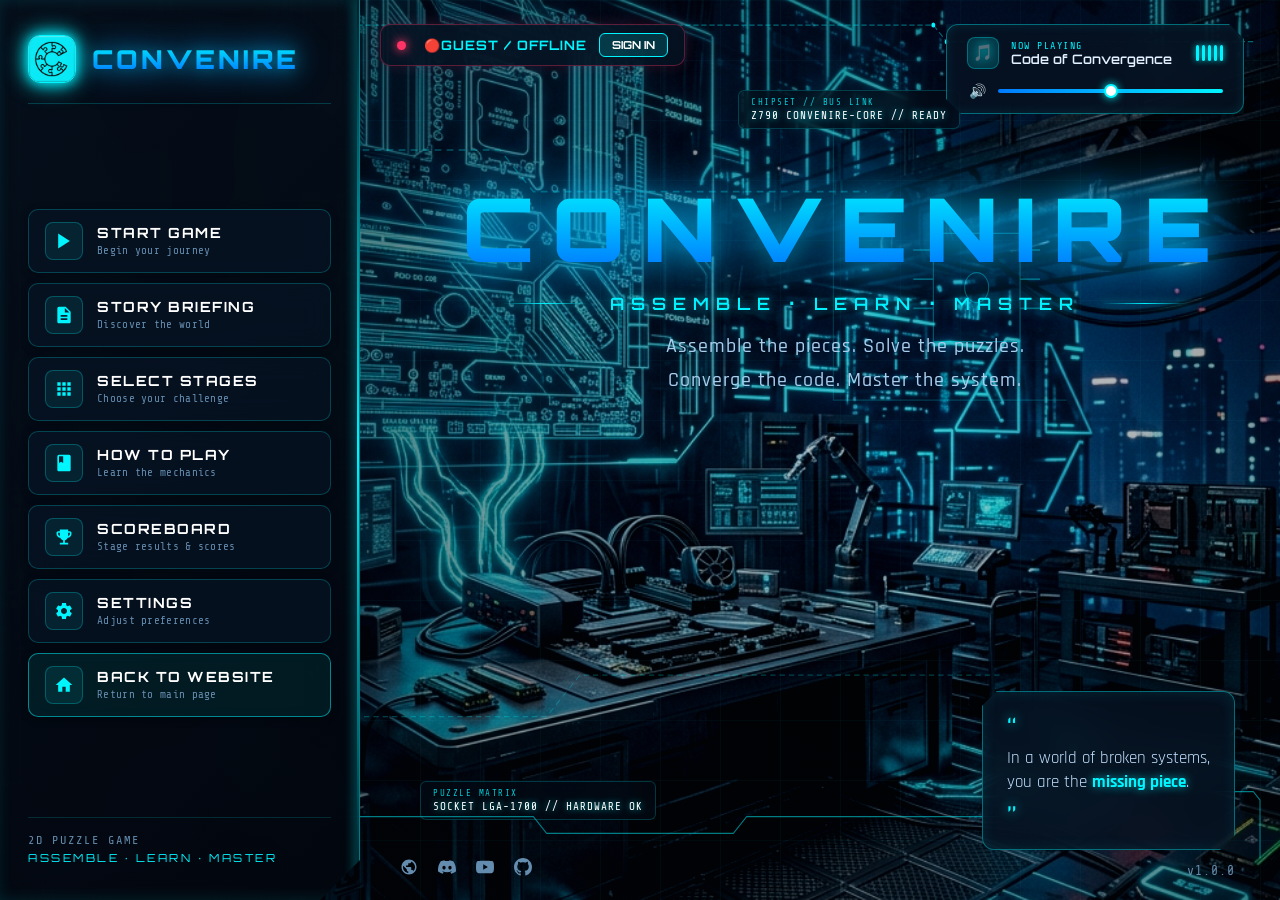
<file: game/index.html>
<!DOCTYPE html>
<html lang="en">

<head>
    <meta charset="UTF-8">
    <meta name="viewport" content="width=device-width, initial-scale=1.0">
    <title>CONVENIRE · Sci-Fi 2D Puzzle Game</title>
    <!-- Sci-Fi Google Fonts -->
    <link rel="preconnect" href="https://fonts.googleapis.com">
    <link rel="preconnect" href="https://fonts.gstatic.com" crossorigin>
    <link
        href="https://fonts.googleapis.com/css2?family=Orbitron:wght@400;600;700;800;900&family=Rajdhani:wght@500;600;700&family=Share+Tech+Mono&display=swap"
        rel="stylesheet">
    <link rel="stylesheet" href="css/style.css">
</head>

<body>
    <!-- Aura Gradient: "Phantom Arc" Background Container -->
    <div class="aura-bg">
        <div class="aura-layer-1" aria-hidden="true"></div>
        <div class="aura-layer-2" aria-hidden="true"></div>
        <div class="aura-layer-3" aria-hidden="true"></div>

        <!-- Game Content Wrapper (Sits above absolute blur layers) -->
        <div style="position: relative; z-index: 1;">
            <div class="premium-background-container">
                <div class="premium-bg-image">
                    <img src="images/cyber_hardware_bg.png" class="bg-fallback-img" alt="Background">
                </div>
                <video id="menuVideo" class="background-video-ambient" autoplay loop muted playsinline
                    poster="images/cyber_hardware_bg.png">
                    <source src="video/background-video.mp4" type="video/mp4">
                    <source src="video/video2.mp4" type="video/mp4">
                </video>
                <div class="video-overlay"></div>
                <div class="cyber-grid-overlay"></div>

                <!-- Motherboard Circuit Traces & Bus Pathways -->
                <svg class="motherboard-traces-svg" viewBox="0 0 1920 1080" preserveAspectRatio="none">
                    <!-- CPU Bus Pathways -->
                    <path class="trace-path path-animated-1" d="M 400 180 L 750 180 L 800 230 L 1300 230" fill="none"
                        stroke="rgba(0,245,255,0.3)" stroke-width="2" stroke-dasharray="10 8" />
                    <path class="trace-path path-animated-2" d="M 420 860 L 820 860 L 870 810 L 1500 810" fill="none"
                        stroke="rgba(0,245,255,0.25)" stroke-width="1.5" stroke-dasharray="8 6" />
                    <path class="trace-path" d="M 1250 120 L 1250 480 L 1600 480" fill="none"
                        stroke="rgba(0,245,255,0.2)" stroke-width="1.5" />

                    <!-- Motherboard Socket & Chip Pin Nodes -->
                    <g class="ic-chip-pins" opacity="0.35">
                        <rect x="1400" y="280" width="130" height="130" fill="none" stroke="#00f5ff"
                            stroke-width="1.5" />
                        <circle cx="1465" cy="345" r="18" fill="none" stroke="#00f5ff" stroke-width="1.5" />
                        <line x1="1370" y1="300" x2="1400" y2="300" stroke="#00f5ff" stroke-width="2" />
                        <line x1="1370" y1="335" x2="1400" y2="335" stroke="#00f5ff" stroke-width="2" />
                        <line x1="1370" y1="370" x2="1400" y2="370" stroke="#00f5ff" stroke-width="2" />
                        <line x1="1530" y1="300" x2="1560" y2="300" stroke="#00f5ff" stroke-width="2" />
                        <line x1="1530" y1="335" x2="1560" y2="335" stroke="#00f5ff" stroke-width="2" />
                        <line x1="1530" y1="370" x2="1560" y2="370" stroke="#00f5ff" stroke-width="2" />
                    </g>
                </svg>

                <!-- Motherboard Hardware Telemetry Background Readouts -->
                <div class="motherboard-telemetry">
                    <div class="telemetry-item item-top-right">
                        <span class="telemetry-label">CHIPSET // BUS LINK</span>
                        <span class="telemetry-val">Z790 CONVENIRE-CORE // READY</span>
                    </div>
                    <div class="telemetry-item item-bottom-mid">
                        <span class="telemetry-label">PUZZLE MATRIX</span>
                        <span class="telemetry-val">SOCKET LGA-1700 // HARDWARE OK</span>
                    </div>
                </div>
            </div>

            <!-- SVG Futuristic Sci-Fi HUD Wireframe Frame -->
            <svg class="hud-frame-svg" viewBox="0 0 1920 1080" preserveAspectRatio="none">
                <!-- Top right HUD bar accent -->
                <path d="M 380 30 L 1400 30 L 1420 50 L 1880 50" fill="none" stroke="#00f5ff" stroke-width="1.5"
                    opacity="0.4" stroke-dasharray="8 4" />
                <circle cx="1400" cy="30" r="3" fill="#00f5ff" />
                <circle cx="1420" cy="50" r="3" fill="#00f5ff" />

                <!-- Sidebar Outer Glowing HUD Border Line -->
                <path
                    d="M 30 30 L 330 30 L 360 60 L 360 145 L 340 160 L 340 230 L 360 245 L 360 980 L 330 1010 L 160 1010 L 140 1030 L 30 1030 Z"
                    fill="none" stroke="#00f5ff" stroke-width="2" opacity="0.75"
                    filter="drop-shadow(0 0 8px #00f5ff)" />

                <!-- Bottom Footer Wireframe Line -->
                <path
                    d="M 360 980 L 800 980 L 820 1000 L 1100 1000 L 1120 980 L 1500 980 L 1530 950 L 1880 950 L 1890 960 L 1890 1030"
                    fill="none" stroke="#00f5ff" stroke-width="1.5" opacity="0.5" />
            </svg>

            <div id="mapReveal" class="map-reveal hidden">
                <div class="map-reveal-text">Initializing Motherboard Parts...</div>
            </div>

            <audio id="backgroundMusic" loop>
                <source src="audio/kaya ni ah.mp3" type="audio/mpeg">
            </audio>

            <audio id="gameMusic" loop>
                <source src="audio/gameplay-music.mp3" type="audio/mpeg">
            </audio>

            <!-- Top Right Audio Player Widget -->
            <div class="audio-widget" id="audioWidget">
                <div class="audio-info">
                    <div class="audio-icon-badge">
                        <span class="audio-icon">🎵</span>
                    </div>
                    <div class="audio-meta">
                        <span class="audio-status">NOW PLAYING</span>
                        <span class="audio-title" id="audioTrackTitle">Code of Convergence</span>
                    </div>
                    <div class="equalizer-bars" id="equalizerBars">
                        <div class="eq-bar"></div>
                        <div class="eq-bar"></div>
                        <div class="eq-bar"></div>
                        <div class="eq-bar"></div>
                        <div class="eq-bar"></div>
                    </div>
                </div>
                <div class="audio-controls">
                    <button id="widgetMuteBtn" class="widget-mute-btn" title="Toggle Sound">🔊</button>
                    <input type="range" id="widgetVolumeSlider" min="0" max="100" value="50"
                        class="widget-volume-slider">
                </div>
            </div>

            <!-- Main Game Container / Screen -->
            <div class="game-container" id="gameContainer">

                <!-- Main Menu View -->
                <div id="mainMenu" class="main-menu-wrapper">

                    <!-- Left Cyberpunk Navigation Sidebar -->
                    <div class="cyber-sidebar">
                        <div class="sidebar-border-line"></div>

                        <!-- Logo Header -->
                        <div class="sidebar-logo">
                            <div class="logo-icon-box">
                                <img src="images/convenire_logo.png" class="logo-img" alt="CONVENIRE Puzzle Logo">
                            </div>
                            <div class="logo-text-box">
                                <span class="logo-title">CONVENIRE</span>
                            </div>
                        </div>

                        <!-- Navigation Buttons -->
                        <div class="menu-buttons">
                            <button id="startBtn" class="menu-btn">
                                <div class="btn-icon-wrapper">
                                    <svg class="btn-svg-icon" viewBox="0 0 24 24">
                                        <polygon points="5,3 19,12 5,21" fill="currentColor" />
                                    </svg>
                                </div>
                                <div class="btn-text">
                                    <span class="btn-title">START GAME</span>
                                    <span class="btn-sub">Begin your journey</span>
                                </div>
                            </button>

                            <button id="storyBtn" class="menu-btn">
                                <div class="btn-icon-wrapper">
                                    <svg class="btn-svg-icon" viewBox="0 0 24 24">
                                        <path
                                            d="M14 2H6c-1.1 0-1.99.9-1.99 2L4 20c0 1.1.89 2 1.99 2H18c1.1 0 2-.9 2-2V8l-6-6zm2 16H8v-2h8v2zm0-4H8v-2h8v2zm-3-5V3.5L18.5 9H13z"
                                            fill="currentColor" />
                                    </svg>
                                </div>
                                <div class="btn-text">
                                    <span class="btn-title">STORY BRIEFING</span>
                                    <span class="btn-sub">Discover the world</span>
                                </div>
                            </button>

                            <button id="stageSelectBtn" class="menu-btn">
                                <div class="btn-icon-wrapper">
                                    <svg class="btn-svg-icon" viewBox="0 0 24 24">
                                        <path
                                            d="M4 4h4v4H4zm6 0h4v4h-4zm6 0h4v4h-4zM4 10h4v4H4zm6 0h4v4h-4zm6 0h4v4h-4zM4 16h4v4H4zm6 0h4v4h-4zm6 0h4v4h-4z"
                                            fill="currentColor" />
                                    </svg>
                                </div>
                                <div class="btn-text">
                                    <span class="btn-title">SELECT STAGES</span>
                                    <span class="btn-sub">Choose your challenge</span>
                                </div>
                            </button>

                            <button id="aboutBtn" class="menu-btn">
                                <div class="btn-icon-wrapper">
                                    <svg class="btn-svg-icon" viewBox="0 0 24 24">
                                        <path
                                            d="M18 2H6c-1.1 0-2 .9-2 2v16c0 1.1.9 2 2 2h12c1.1 0 2-.9 2-2V4c0-1.1-.9-2-2-2zM6 4h5v8l-2.5-1.5L6 12V4z"
                                            fill="currentColor" />
                                    </svg>
                                </div>
                                <div class="btn-text">
                                    <span class="btn-title">HOW TO PLAY</span>
                                    <span class="btn-sub">Learn the mechanics</span>
                                </div>
                            </button>

                            <button id="scoringBtn" class="menu-btn">
                                <div class="btn-icon-wrapper">
                                    <svg class="btn-svg-icon" viewBox="0 0 24 24">
                                        <path
                                            d="M19 5h-2V3H7v2H5c-1.1 0-2 .9-2 2v1c0 2.55 1.92 4.63 4.39 4.94.63 1.5 1.98 2.63 3.61 2.96V19H7v2h10v-2h-4v-3.1c1.63-.33 2.98-1.46 3.61-2.96C19.08 12.63 21 10.55 21 8V7c0-1.1-.9-2-2-2zM5 8V7h2v3.82C5.84 10.4 5 9.3 5 8zm14 0c0 1.3-.84 2.4-2 2.82V7h2v1z"
                                            fill="currentColor" />
                                    </svg>
                                </div>
                                <div class="btn-text">
                                    <span class="btn-title">SCOREBOARD</span>
                                    <span class="btn-sub">Stage results & scores</span>
                                </div>
                            </button>

                            <button id="settingsBtn" class="menu-btn">
                                <div class="btn-icon-wrapper">
                                    <svg class="btn-svg-icon" viewBox="0 0 24 24">
                                        <path
                                            d="M19.14 12.94c.04-.3.06-.61.06-.94 0-.32-.02-.64-.07-.94l2.03-1.58c.18-.14.23-.41.12-.61l-1.92-3.32c-.12-.22-.37-.29-.59-.22l-2.39.96c-.5-.38-1.03-.7-1.62-.94l-.36-2.54c-.04-.24-.24-.41-.48-.41h-3.84c-.24 0-.43.17-.47.41l-.36 2.54c-.59.24-1.13.57-1.62.94l-2.39-.96c-.22-.08-.47 0-.59.22L2.74 8.87c-.12.21-.08.47.12.61l2.03 1.58c-.05.3-.09.63-.09.94s.02.64.07.94l-2.03 1.58c-.18.14-.23.41-.12.61l1.92 3.32c.12.22.37.29.59.22l2.39-.96c.5.38 1.03.7 1.62.94l.36 2.54c.05.24.24.41.48.41h3.84c.24 0 .44-.17.47-.41l.36-2.54c.59-.24 1.13-.56 1.62-.94l2.39.96c.22.08.47 0 .59-.22l1.92-3.32c.12-.22.07-.47-.12-.61l-2.01-1.58zM12 15.6c-1.98 0-3.6-1.62-3.6-3.6s1.62-3.6 3.6-3.6 3.6 1.62 3.6 3.6-1.62 3.6-3.6 3.6z"
                                            fill="currentColor" />
                                    </svg>
                                </div>
                                <div class="btn-text">
                                    <span class="btn-title">SETTINGS</span>
                                    <span class="btn-sub">Adjust preferences</span>
                                </div>
                            </button>

                            <a href="../website/index.html" class="menu-btn btn-home-nav" id="backToWebsiteBtn"
                                title="Return to Website Home">
                                <div class="btn-icon-wrapper">
                                    <svg class="btn-svg-icon" viewBox="0 0 24 24">
                                        <path d="M10 20v-6h4v6h5v-8h3L12 3 2 12h3v8z" fill="currentColor" />
                                    </svg>
                                </div>
                                <div class="btn-text">
                                    <span class="btn-title">BACK TO WEBSITE</span>
                                    <span class="btn-sub">Return to main page</span>
                                </div>
                            </a>
                        </div>

                        <!-- Sidebar Footer -->
                        <div class="sidebar-footer">
                            <div class="sidebar-tag">2D PUZZLE GAME</div>
                            <div class="sidebar-motto">ASSEMBLE · LEARN · MASTER</div>
                        </div>
                    </div>

                    <!-- Main Hero Showcase Content -->
                    <div class="hero-showcase">
                        <div class="hero-header">
                            <h1 class="main-title">CONVENIRE</h1>
                            <div class="title-divider">
                                <span class="divider-line"></span>
                                <span class="subtitle-text">ASSEMBLE · LEARN · MASTER</span>
                                <span class="divider-line"></span>
                            </div>
                            <div class="tagline-container">
                                <p>Assemble the pieces. Solve the puzzles.</p>
                                <p>Converge the code. Master the system.</p>
                            </div>
                        </div>
                    </div>

                    <!-- Bottom Right Quote Box -->
                    <div class="quote-box">
                        <span class="quote-mark">“</span>
                        <p class="quote-text">
                            In a world of broken systems,<br>
                            you are the <span class="highlight-cyan">missing piece</span>.
                        </p>
                        <span class="quote-mark-end">”</span>
                    </div>

                    <!-- Cyber Footer -->
                    <div class="cyber-footer">
                        <div class="social-links">
                            <a href="#" class="social-icon" title="Website"><svg width="18" height="18"
                                    viewBox="0 0 24 24" fill="currentColor">
                                    <path
                                        d="M12 2C6.48 2 2 6.48 2 12s4.48 10 10 10 10-4.48 10-10S17.52 2 12 2zm-1 17.93c-3.95-.49-7-3.85-7-7.93 0-.62.08-1.21.21-1.79L9 15v1c0 1.1.9 2 2 2v1.93zm6.9-2.54c-.26-.81-1-1.39-1.9-1.39h-1v-3c0-.55-.45-1-1-1H8v-2h2c.55 0 1-.45 1-1V7h2c1.1 0 2-.9 2-2v-.41c2.93 1.19 5 4.06 5 7.41 0 2.08-.8 3.97-2.1 5.39z" />
                                </svg></a>
                            <a href="#" class="social-icon" title="Discord"><svg width="18" height="18"
                                    viewBox="0 0 24 24" fill="currentColor">
                                    <path
                                        d="M20.317 4.37a19.791 19.791 0 0 0-4.885-1.515.074.074 0 0 0-.079.037c-.21.375-.444.864-.608 1.25a18.27 18.27 0 0 0-5.487 0 12.64 12.64 0 0 0-.617-1.25.077.077 0 0 0-.079-.037A19.736 19.736 0 0 0 3.677 4.37a.07.07 0 0 0-.032.027C.533 9.046-.32 13.58.099 18.057a.082.082 0 0 0 .031.057 19.9 19.9 0 0 0 5.993 3.03.078.078 0 0 0 .084-.028c.462-.63.874-1.295 1.226-1.994.021-.041.001-.09-.041-.106a13.107 13.107 0 0 1-1.872-.892.077.077 0 0 1-.008-.128 10.2 10.2 0 0 0 .372-.292.074.074 0 0 1 .077-.01c3.928 1.793 8.18 1.793 12.061 0a.074.074 0 0 1 .078.01c.12.098.246.198.373.292a.077.077 0 0 1-.006.127 12.299 12.299 0 0 1-1.873.892.077.077 0 0 0-.041.107c.36.698.772 1.362 1.225 1.993a.076.076 0 0 0 .084.028 19.839 19.839 0 0 0 6.002-3.03.077.077 0 0 0 .032-.054c.5-5.177-.838-9.674-3.549-13.66a.061.061 0 0 0-.031-.028zM8.02 15.33c-1.183 0-2.157-1.085-2.157-2.419 0-1.333.956-2.419 2.157-2.419 1.21 0 2.176 1.096 2.157 2.42 0 1.333-.956 2.418-2.157 2.418zm7.975 0c-1.183 0-2.157-1.085-2.157-2.419 0-1.333.955-2.419 2.157-2.419 1.21 0 2.176 1.096 2.157 2.42 0 1.333-.946 2.418-2.157 2.418z" />
                                </svg></a>
                            <a href="#" class="social-icon" title="YouTube"><svg width="18" height="18"
                                    viewBox="0 0 24 24" fill="currentColor">
                                    <path
                                        d="M23.498 6.186a3.016 3.016 0 0 0-2.122-2.136C19.505 3.545 12 3.545 12 3.545s-7.505 0-9.377.505A3.017 3.017 0 0 0 .502 6.186C0 8.07 0 12 0 12s0 3.93.502 5.814a3.016 3.016 0 0 0 2.122 2.136c1.871.505 9.376.505 9.376.505s7.505 0 9.377-.505a3.015 3.015 0 0 0 2.122-2.136C24 15.93 24 12 24 12s0-3.93-.502-5.814zM9.545 15.568V8.432L15.818 12l-6.273 3.568z" />
                                </svg></a>
                            <a href="#" class="social-icon" title="GitHub"><svg width="18" height="18"
                                    viewBox="0 0 24 24" fill="currentColor">
                                    <path
                                        d="M12 0C5.37 0 0 5.37 0 12c0 5.31 3.435 9.795 8.205 11.385.6.105.825-.255.825-.57 0-.285-.015-1.23-.015-2.235-3.015.555-3.795-.735-4.035-1.41-.135-.345-.72-1.41-1.23-1.695-.42-.225-1.02-.78-.015-.795.945-.015 1.62.87 1.845 1.23 1.08 1.815 2.805 1.305 3.495.99.105-.78.42-1.305.765-1.605-2.67-.3-5.46-1.335-5.46-5.925 0-1.305.465-2.385 1.23-3.225-.12-.3-.54-1.53.12-3.18 0 0 1.005-.315 3.3 1.23.96-.27 1.98-.405 3-.405s2.04.135 3 .405c2.295-1.56 3.3-1.23 3.3-1.23.66 1.65.24 2.88.12 3.18.765.84 1.23 1.905 1.23 3.225 0 4.605-2.805 5.625-5.475 5.925.435.375.81 1.095.81 2.22 0 1.605-.015 2.895-.015 3.3 0 .315.225.69.825.57A12.02 12.02 0 0 0 24 12c0-6.63-5.37-12-12-12z" />
                                </svg></a>
                        </div>
                        <div class="version-tag">v1.0.0</div>
                    </div>

                </div>

                <!-- Modals and Overlays -->
                <div id="settingsPanel" class="settings-panel hidden">
                    <div class="modal-cyber-frame">
                        <h2>⚙️ SETTINGS</h2>
                        <div class="music-option" id="musicVolumeArea">
                            <span>🎵 BACKGROUND MUSIC</span>
                            <div class="volume-control">
                                <div class="volume-slider-container">
                                    <input type="range" id="volumeSlider" min="0" max="100" value="50"
                                        class="volume-slider">
                                    <span id="volumeValue" class="volume-value">50%</span>
                                </div>
                                <div class="volume-buttons">
                                    <button id="muteBtn" class="volume-btn">🔊 Mute</button>
                                </div>
                            </div>
                        </div>
                        <button class="back-btn" id="backFromSettings">← BACK TO MENU</button>
                    </div>
                </div>

                <div id="stageMenu" class="stage-panel hidden">
                    <div class="modal-cyber-frame select-stage-cyber-frame">
                        <!-- Cyber Reticle Corners -->
                        <div class="hud-corner top-left"></div>
                        <div class="hud-corner top-right"></div>
                        <div class="hud-corner bottom-left"></div>
                        <div class="hud-corner bottom-right"></div>

                        <div class="stage-menu-header">
                            <div class="stage-badge-tag">
                                <span class="pulse-dot"></span>
                                <span>CSS NC II • HARDWARE & NETWORKING SIMULATION DECK</span>
                            </div>
                            <h2 class="stage-menu-title">SELECT TRAINING STAGE</h2>
                            <p class="stage-menu-sub">Choose an assessment module to test component assembly, rear I/O
                                port recognition, or Cat6 network cable crimping.</p>
                        </div>

                        <div class="stage-grid" id="stageGrid"></div>

                        <div class="stage-menu-footer">
                            <button id="backToMenuFromStage" class="cyber-back-btn">
                                <span class="back-arrow">⬅</span>
                                <span class="back-text">RETURN TO MAIN MENU</span>
                                <span class="back-key">[ESC]</span>
                            </button>
                        </div>
                    </div>
                </div>

                <!-- SIMPLE GAME SCOREBOARD MODAL -->
                <div id="scoringPanel" class="scoring-panel hidden">
                    <div class="modal-cyber-frame simple-score-modal-frame">
                        <h2>🏆 HIGH SCORES & RESULTS</h2>

                        <!-- Player Score Card -->
                        <div class="simple-player-card">
                            <div class="simple-player-top">
                                <div class="simple-player-info">
                                    <span class="player-icon" id="playerCardAvatar">👨‍💻</span>
                                    <div>
                                        <h3 id="playerCardName">GUEST TECHNICIAN</h3>
                                        <span class="player-sub-text" id="playerCardMeta">Student ID: Guest</span>
                                    </div>
                                </div>
                                <div class="simple-player-rank" id="playerRankBadgeBox">
                                    <span class="rank-grade" id="playerRankGrade">GRADE C</span>
                                    <span class="rank-title" id="playerRankTitle">Junior Apprentice</span>
                                </div>
                            </div>

                            <!-- 3 Stage Score Rows -->
                            <div class="simple-score-rows">
                                <div class="simple-score-row">
                                    <div class="row-left">
                                        <span class="stage-tag">STAGE 1</span>
                                        <span class="stage-name">Motherboard Assembly</span>
                                    </div>
                                    <div class="row-right">
                                        <span class="stage-score" id="playerStg1Score">0 / 105 PTS</span>
                                        <span class="stage-status status-incomplete" id="playerStg1Status">🔒
                                            Incomplete</span>
                                    </div>
                                </div>

                                <div class="simple-score-row">
                                    <div class="row-left">
                                        <span class="stage-tag">STAGE 2</span>
                                        <span class="stage-name">Back Panel & Ports</span>
                                    </div>
                                    <div class="row-right">
                                        <span class="stage-score" id="playerStg2Score">0 / 250 PTS</span>
                                        <span class="stage-status status-incomplete" id="playerStg2Status">🔒
                                            Incomplete</span>
                                    </div>
                                </div>

                                <div class="simple-score-row">
                                    <div class="row-left">
                                        <span class="stage-tag">STAGE 3</span>
                                        <span class="stage-name">RJ-45 Cable Crimping</span>
                                    </div>
                                    <div class="row-right">
                                        <span class="stage-score" id="playerStg3Score">0 / 100 PTS</span>
                                        <span class="stage-status status-incomplete" id="playerStg3Status">🔒
                                            Incomplete</span>
                                    </div>
                                </div>
                            </div>

                            <!-- Total Score Display -->
                            <div class="simple-total-box">
                                <div class="total-label-box">
                                    <span class="total-label">TOTAL SCORE</span>
                                    <span class="total-max">Max Possible: 300 PTS</span>
                                </div>
                                <div class="total-score-val" id="playerGrandTotal">0 PTS</div>
                            </div>
                        </div>

                        <!-- Simple Stage Points Summary -->
                        <div class="simple-scoring-rules">
                            <div class="rule-chip"><span>🖥️ Stage 1:</span> <strong>100 pts</strong></div>
                            <div class="rule-chip"><span>🔌 Stage 2:</span> <strong>100 pts</strong></div>
                            <div class="rule-chip"><span>✂️ Stage 3:</span> <strong>100 pts</strong></div>
                            <div class="rule-chip highlight-chip"><span>🏆 Total:</span> <strong>300 pts</strong></div>
                        </div>

                        <!-- Top High Scores Leaderboard Table -->
                        <div class="simple-leaderboard-box">
                            <div class="leaderboard-header-row">
                                <span class="leaderboard-title">🥇 CLASSROOM HIGH SCORES</span>
                                <span class="leaderboard-subtitle">Live Student Leaderboard</span>
                            </div>
                            <div class="simple-leaderboard-table-wrap">
                                <table class="simple-lb-table">
                                    <thead>
                                        <tr>
                                            <th>RANK</th>
                                            <th>STUDENT</th>
                                            <th>SEC</th>
                                            <th>STG 1</th>
                                            <th>STG 2</th>
                                            <th>STG 3</th>
                                            <th>TOTAL</th>
                                            <th>GRADE</th>
                                        </tr>
                                    </thead>
                                    <tbody id="simpleLeaderboardList">
                                        <!-- Populated dynamically by script.js -->
                                    </tbody>
                                </table>
                            </div>
                        </div>

                        <div class="back-row">
                            <button class="back-btn" id="backToMenuFromScoring">⬅ BACK TO MENU</button>
                        </div>
                    </div>
                </div>

                <!-- INTERACTIVE ACADEMY TUTORIAL & HOW TO PLAY MODAL -->
                <div id="instructionsPanel" class="instructions-panel hidden">
                    <div class="modal-cyber-frame tutorial-modal-frame">
                        <div class="tut-modal-header">
                            <div class="tut-header-tag">CONVENIRE SYSTEM SERVICING ACADEMY · OPERATION MANUAL</div>
                            <h2 class="tut-modal-title">⚡ HOW TO PLAY & HARDWARE TUTORIAL</h2>
                        </div>

                        <!-- Navigation Tabs -->
                        <div class="tut-tabs-navbar">
                            <button class="tut-tab-btn active" data-tab="tabStage1">🖥️ STAGE 1: MOTHERBOARD</button>
                            <button class="tut-tab-btn" data-tab="tabStage2">🔌 STAGE 2: REAR I/O PORTS</button>
                            <button class="tut-tab-btn" data-tab="tabStage3">✂️ STAGE 3: CABLE CRIMPING</button>
                            <button class="tut-tab-btn" data-tab="tabControls">🎮 CONTROLS & RULES</button>
                            <button class="tut-tab-btn" data-tab="tabScoring">🏆 SCORING SYSTEM</button>
                        </div>

                        <!-- TAB 1: STAGE 1 (MOTHERBOARD ASSEMBLY) -->
                        <div class="tut-tab-pane active" id="tabStage1">
                            <div class="tut-pane-grid">
                                <div class="tut-guide-content">
                                    <div class="tut-section-title">STAGE 1: MOTHERBOARD HARDWARE SPEEDRUN</div>
                                    <p class="tut-desc-text">Drag physical computer hardware from the inventory dock and
                                        mount them into exact corresponding motherboard sockets. The faster you drop
                                        correct
                                        components before time runs out, the higher your speed bonus score!</p>

                                    <div class="tut-key-specs-grid">
                                        <div class="tut-spec-card">
                                            <div class="spec-card-icon">🧠</div>
                                            <div class="spec-card-info">
                                                <strong>Intel Core i9 Desktop CPU</strong>
                                                <span>Socket: LGA-1700 Central Matrix. Align triangle corner.</span>
                                            </div>
                                        </div>
                                        <div class="tut-spec-card">
                                            <div class="spec-card-icon">⚡</div>
                                            <div class="spec-card-info">
                                                <strong>DDR5 High-Speed RAM</strong>
                                                <span>Slots: Dual Channel DIMM slots next to the CPU socket.</span>
                                            </div>
                                        </div>
                                        <div class="tut-spec-card">
                                            <div class="spec-card-icon">🎮</div>
                                            <div class="spec-card-info">
                                                <strong>GeForce RTX Dedicated GPU</strong>
                                                <span>Slot: Primary PCIe x16 Reinforced Steel Slot.</span>
                                            </div>
                                        </div>
                                        <div class="tut-spec-card">
                                            <div class="spec-card-icon">🔌</div>
                                            <div class="spec-card-info">
                                                <strong>Power & SATA Links</strong>
                                                <span>24-Pin ATX Power, 4-Pin CPU 12V EPS, and SATA 6Gbps Data
                                                    Cable.</span>
                                            </div>
                                        </div>
                                    </div>
                                </div>

                                <div class="tut-live-demo-viewport">
                                    <div class="demo-viewport-box" id="stage1DemoBox">
                                        <div class="demo-viewport-badge">LIVE HAND SIMULATION</div>
                                        <div class="demo-motherboard-sim">
                                            <div class="demo-dock-col">
                                                <div class="demo-hardware-item" id="simCpuItem">
                                                    <img src="images/cpu.png" alt="CPU">
                                                    <span>Core i9</span>
                                                </div>
                                                <div class="demo-hardware-item" id="simRamItem">
                                                    <img src="images/RAM.png" alt="RAM">
                                                    <span>DDR5 RAM</span>
                                                </div>
                                                <div class="demo-hardware-item" id="simGpuItem">
                                                    <img src="images/GPU.png" alt="GPU">
                                                    <span>RTX GPU</span>
                                                </div>
                                            </div>
                                            <div class="demo-board-target-area">
                                                <div class="demo-drop-socket" id="simCpuSocket"
                                                    data-name="CPU SOCKET (LGA-1700)">
                                                    <span>CPU SOCKET</span>
                                                </div>
                                                <div class="demo-drop-socket" id="simRamSocket"
                                                    data-name="DDR5 DIMM_A2">
                                                    <span>DIMM_A2</span>
                                                </div>
                                                <div class="demo-drop-socket" id="simGpuSocket"
                                                    data-name="PCIe 5.0 x16">
                                                    <span>PCIe x16</span>
                                                </div>
                                            </div>
                                        </div>
                                        <button class="btn-launch-demo" id="btnRunStage1Demo">
                                            <span>✋</span> WATCH ANIMATED HAND DEMO
                                        </button>
                                    </div>
                                </div>
                            </div>
                        </div>

                        <!-- TAB 2: STAGE 2 (BACK PANEL CHALLENGE) -->
                        <div class="tut-tab-pane" id="tabStage2">
                            <div class="tut-pane-grid">
                                <div class="tut-guide-content">
                                    <div class="tut-section-title">STAGE 2: REAR I/O BACK PANEL SPEEDRUN</div>
                                    <p class="tut-desc-text">Identify and connect 10 peripheral cables to the rear
                                        motherboard shield. The faster you drop correct components before time runs out,
                                        the higher your speed bonus score!</p>

                                    <div class="tut-key-specs-grid">
                                        <div class="tut-spec-card">
                                            <div class="spec-card-icon">🖱️</div>
                                            <div class="spec-card-info">
                                                <strong>PS/2 Mouse & Keyboard</strong>
                                                <span>Color-coded mini-DIN: Purple = Keyboard, Green = Mouse.</span>
                                            </div>
                                        </div>
                                        <div class="tut-spec-card">
                                            <div class="spec-card-icon">📺</div>
                                            <div class="spec-card-info">
                                                <strong>HDMI, DVI & VGA Video</strong>
                                                <span>Digital HDMI/DVI and Analog DE-15 15-pin Blue VGA port.</span>
                                            </div>
                                        </div>
                                        <div class="tut-spec-card">
                                            <div class="spec-card-icon">🌐</div>
                                            <div class="spec-card-info">
                                                <strong>Ethernet & USB 2.0/3.0</strong>
                                                <span>RJ-45 8P8C Network Jack & Universal Serial Bus ports.</span>
                                            </div>
                                        </div>
                                        <div class="tut-spec-card">
                                            <div class="spec-card-icon">🎧</div>
                                            <div class="spec-card-info">
                                                <strong>3.5mm HD Audio Jacks</strong>
                                                <span>Lime Green = Stereo Line Out/Speakers, Pink = Microphone
                                                    In.</span>
                                            </div>
                                        </div>
                                    </div>
                                </div>

                                <div class="tut-live-demo-viewport">
                                    <div class="demo-viewport-box" id="stage2DemoBox">
                                        <div class="demo-viewport-badge">LIVE HAND SIMULATION</div>
                                        <div class="demo-motherboard-sim">
                                            <div class="demo-dock-col">
                                                <div class="demo-hardware-item" id="simUsbItem">
                                                    <img src="images/usb.png" alt="USB">
                                                    <span>USB 3.0</span>
                                                </div>
                                                <div class="demo-hardware-item" id="simHdmiItem">
                                                    <img src="images/hdmi.png" alt="HDMI">
                                                    <span>HDMI</span>
                                                </div>
                                                <div class="demo-hardware-item" id="simEthItem">
                                                    <img src="images/ethernet.png" alt="LAN">
                                                    <span>Ethernet</span>
                                                </div>
                                            </div>
                                            <div class="demo-board-target-area">
                                                <div class="demo-drop-socket" id="simUsbSocket"
                                                    data-name="USB 3.0 Port">
                                                    <span>USB PORT</span>
                                                </div>
                                                <div class="demo-drop-socket" id="simHdmiSocket"
                                                    data-name="HDMI 2.1 Output">
                                                    <span>HDMI OUT</span>
                                                </div>
                                                <div class="demo-drop-socket" id="simEthSocket"
                                                    data-name="RJ-45 Gigabit LAN">
                                                    <span>LAN RJ-45</span>
                                                </div>
                                            </div>
                                        </div>
                                        <button class="btn-launch-demo" id="btnRunStage2Demo">
                                            <span>✋</span> WATCH BACK PANEL DEMO
                                        </button>
                                    </div>
                                </div>
                            </div>
                        </div>

                        <!-- TAB 3: STAGE 3 (RJ-45 CABLE CRIMPING) -->
                        <div class="tut-tab-pane" id="tabStage3">
                            <div class="tut-pane-full">
                                <div class="tut-section-title">STAGE 3: 5-STEP RJ-45 MODULAR CABLE CRIMPING</div>
                                <p class="tut-desc-text">Simulate authentic NCII standard network cable fabrication
                                    following the official T568B telecommunications standard.</p>

                                <div class="crimping-steps-carousel">
                                    <div class="crimp-step-card">
                                        <div class="crimp-step-num">STEP 01</div>
                                        <h4>STRIP JACKET</h4>
                                        <p>Rotate cable stripper around outer PVC sheath. Carefully slide off jacket
                                            without nicking the 4 twisted copper pairs.</p>
                                    </div>
                                    <div class="crimp-step-card">
                                        <div class="crimp-step-num">STEP 02</div>
                                        <h4>UNPAIR & ALIGN</h4>
                                        <p>Untwist wire pairs and arrange left-to-right according to
                                            <strong>T568B</strong>:
                                        </p>
                                        <div class="t568b-wire-list">
                                            <span class="wire-tag tag-wo">1. W-Org</span>
                                            <span class="wire-tag tag-o">2. Orange</span>
                                            <span class="wire-tag tag-wg">3. W-Grn</span>
                                            <span class="wire-tag tag-b">4. Blue</span>
                                            <span class="wire-tag tag-wb">5. W-Blu</span>
                                            <span class="wire-tag tag-g">6. Green</span>
                                            <span class="wire-tag tag-wbr">7. W-Brn</span>
                                            <span class="wire-tag tag-br">8. Brown</span>
                                        </div>
                                    </div>
                                    <div class="crimp-step-card">
                                        <div class="crimp-step-num">STEP 03</div>
                                        <h4>FLUSH TRIM</h4>
                                        <p>Flatten wires into a parallel ribbon and cut flush at a 90° angle, leaving
                                            exactly 1/2 inch (12-14mm) exposed length.</p>
                                    </div>
                                    <div class="crimp-step-card">
                                        <div class="crimp-step-num">STEP 04</div>
                                        <h4>PLUG INSERTION</h4>
                                        <p>Slide aligned wires into transparent RJ-45 8P8C modular plug with golden pins
                                            facing up until copper reaches the tip.</p>
                                    </div>
                                    <div class="crimp-step-card">
                                        <div class="crimp-step-num">STEP 05</div>
                                        <h4>RATCHET CRIMP</h4>
                                        <p>Insert plug into 8P die and squeeze ratchet handles firmly until tool
                                            completes full cycle to drive gold pins into copper conductors.</p>
                                    </div>
                                </div>
                            </div>
                        </div>

                        <!-- TAB 4: CONTROLS & SHORTCUTS -->
                        <div class="tut-tab-pane" id="tabControls">
                            <div class="tut-pane-full">
                                <div class="tut-section-title">COMMAND HOTKEYS & GAMEPLAY RULES</div>
                                <div class="shortcuts-grid">
                                    <div class="shortcut-card">
                                        <span class="shortcut-key">SPACEBAR</span>
                                        <div class="shortcut-desc">
                                            <strong>Master Power Trigger</strong>
                                            <span>Initiates motherboard boot sequence and validates all placed
                                                components.</span>
                                        </div>
                                    </div>
                                    <div class="shortcut-card">
                                        <span class="shortcut-key">R</span>
                                        <div class="shortcut-desc">
                                            <strong>Reset Stage</strong>
                                            <span>Clears component placements and returns hardware to inventory.</span>
                                        </div>
                                    </div>
                                    <div class="shortcut-card">
                                        <span class="shortcut-key">S</span>
                                        <div class="shortcut-desc">
                                            <strong>Story Briefing</strong>
                                            <span>Opens lore briefing dialogue for the current hardware mission.</span>
                                        </div>
                                    </div>
                                    <div class="shortcut-card">
                                        <span class="shortcut-key">ESC</span>
                                        <div class="shortcut-desc">
                                            <strong>Return to Menu</strong>
                                            <span>Exits stage and returns to the Convenire main hub.</span>
                                        </div>
                                    </div>
                                    <div class="shortcut-card">
                                        <span class="shortcut-key">MOUSE DRAG</span>
                                        <div class="shortcut-desc">
                                            <strong>Hardware Placement</strong>
                                            <span>Click and drag hardware components from dock into matching motherboard
                                                slots.</span>
                                        </div>
                                    </div>
                                    <div class="shortcut-card">
                                        <span class="shortcut-key">ENTER</span>
                                        <div class="shortcut-desc">
                                            <strong>Next Stage</strong>
                                            <span>Proceed to the next stage upon achieving victory.</span>
                                        </div>
                                    </div>
                                </div>
                            </div>
                        </div>

                        <!-- TAB 5: SCORING MATRIX & GRADING -->
                        <div class="tut-tab-pane" id="tabScoring">
                            <div class="tut-pane-full">
                                <div class="tut-section-title">🏆 SCORING FORMULAS & MAXIMUM POINT MATRIX</div>
                                <p class="tut-desc-text">Each stage awards points based on precision and mastery.
                                    The total maximum possible score is <strong>300 Points</strong>.</p>

                                <div class="tut-key-specs-grid" style="margin-top: 15px;">
                                    <div class="tut-spec-card">
                                        <div class="spec-card-icon">🖥️</div>
                                        <div class="spec-card-info">
                                            <strong>Stage 1: Motherboard (100 pts max)</strong>
                                            <span>+5 pts per socket + up to +5 Speed Bonus (70 pts max) + 10 pts POST +
                                                up to +20 Time Bonus!</span>
                                        </div>
                                    </div>
                                    <div class="tut-spec-card">
                                        <div class="spec-card-icon">🔌</div>
                                        <div class="spec-card-info">
                                            <strong>Stage 2: Rear I/O (100 pts max)</strong>
                                            <span>+4 pts per port + up to +3 Speed Bonus (70 pts max) + 10 pts POST + up
                                                to +20 Time Bonus!</span>
                                        </div>
                                    </div>
                                    <div class="tut-spec-card">
                                        <div class="spec-card-icon">✂️</div>
                                        <div class="spec-card-info">
                                            <strong>Stage 3: RJ45 Crimping (100 pts max)</strong>
                                            <span>+3 pts per pin (48 pts) + 12 pts Continuity Pass + 8 pts per Quiz Q
                                                (40 pts max).</span>
                                        </div>
                                    </div>
                                    <div class="tut-spec-card" style="border-color: var(--cyan-primary);">
                                        <div class="spec-card-icon">🌟</div>
                                        <div class="spec-card-info">
                                            <strong>Grand Total: 300 Points (100%)</strong>
                                            <span>Score 270+ pts to earn the prestigious Master Systems Architect
                                                title!</span>
                                        </div>
                                    </div>
                                </div>
                            </div>
                        </div>

                        <!-- Modal Footer -->
                        <div class="tut-modal-footer">
                            <button class="tut-back-btn" id="backToMenuFromIns">⬅ BACK TO MENU</button>
                        </div>
                    </div>
                </div>
            </div>

            <!-- User Session Top Badge -->
            <div id="userSessionBadge" class="user-session-badge user-offline">
                <span class="status-pulse-dot offline"></span>
                <span id="userBadgeText" class="badge-text">🔴 GUEST / OFFLINE</span>
                <button id="userAuthBtn" class="user-auth-btn">SIGN IN</button>
            </div>

            <!-- AUTHENTICATION MODAL (STUDENT / ADMIN LOGIN & REGISTRATION) -->
            <div id="authModal" class="auth-overlay hidden">
                <div class="auth-modal-box">
                    <button class="auth-close-btn" id="closeAuthModal">×</button>

                    <div class="auth-header-tag">NCII · SYSTEMS SERVICING TRAINER</div>
                    <h1 class="auth-modal-title" id="authTitle">CONVENIRE</h1>
                    <p class="auth-subtitle" id="authSubtitle">Assemble. Connect. Terminate. Sign In to continue.</p>

                    <!-- UNIFIED LOGIN FORM (STUDENT & ADMIN AUTO-ROLE IDENTIFICATION) -->
                    <form id="unifiedLoginForm" class="auth-form">
                        <div id="loginErrorMessage" class="auth-error-badge hidden">
                            <span class="error-icon">⚠️</span>
                            <span id="loginErrorText" class="error-text">Invalid credentials!</span>
                        </div>

                        <div class="form-group">
                            <label class="form-label">USERNAME</label>
                            <input type="text" id="loginUsername" class="auth-input"
                                placeholder="Username or Student ID" required autocomplete="off">
                        </div>
                        <div class="form-group">
                            <label class="form-label">PASSWORD</label>
                            <input type="password" id="loginPassword" class="auth-input" placeholder="••••••••"
                                required>
                        </div>
                        <button type="submit" class="auth-submit-btn" id="loginSubmitBtn">SIGN IN</button>
                        <div class="auth-switch-text">
                            Don't have a student account? <a href="#" class="auth-link" id="switchToRegister">Create
                                Student Account</a>
                        </div>
                    </form>

                    <!-- Create Account (Student Registration) Form -->
                    <form id="registerForm" class="auth-form hidden">
                        <div class="form-row-2">
                            <div class="form-group">
                                <label class="form-label">FIRST NAME</label>
                                <input type="text" id="regFirstName" class="auth-input" placeholder="First Name"
                                    required>
                            </div>
                            <div class="form-group">
                                <label class="form-label">LAST NAME</label>
                                <input type="text" id="regLastName" class="auth-input" placeholder="Last Name" required>
                            </div>
                        </div>
                        <div class="form-group">
                            <label class="form-label">STUDENT ID</label>
                            <input type="text" id="regStudentId" class="auth-input" placeholder="Student ID" required>
                        </div>
                        <div class="form-group">
                            <label class="form-label">SECTION</label>
                            <select id="regSection" class="auth-select" required>
                                <option value="" disabled selected>Select Section</option>
                                <option value="1A">1A</option>
                                <option value="1B">1B</option>
                                <option value="1C">1C</option>
                                <option value="2A">2A</option>
                                <option value="2B">2B</option>
                                <option value="2C">2C</option>
                                <option value="3A">3A</option>
                                <option value="3B">3B</option>
                                <option value="4A">4A</option>
                                <option value="4B">4B</option>
                            </select>
                        </div>
                        <div class="form-group">
                            <label class="form-label">PASSWORD</label>
                            <input type="password" id="regPass" class="auth-input" placeholder="••••••••" required>
                        </div>
                        <div class="form-group">
                            <label class="form-label">CONFIRM PASSWORD</label>
                            <input type="password" id="regConfirmPass" class="auth-input" placeholder="••••••••"
                                required>
                            <span class="input-note">Must match the password above.</span>
                        </div>
                        <button type="submit" class="auth-submit-btn">CREATE ACCOUNT</button>
                        <div class="auth-switch-text">
                            Already have an account? <a href="#" class="auth-link" id="switchToLogin">Sign In</a>
                        </div>
                    </form>

                    <div class="auth-modal-footer">CONVENIRE SYSTEM SERVICING TRAINER · ROLE-BASED ACCESS CONTROL</div>
                </div>
            </div>

            <!-- Custom Cyber Alert Modal (In-Game Notice) -->
            <div class="custom-alert" id="alertBox">
                <div class="custom-alert-box">
                    <div class="alert-icon-ring" id="alertIconRing">⚡</div>
                    <h2 id="alertTitle">SYSTEM ALERT</h2>
                    <p id="alertMsg">Message goes here</p>
                    <button class="alert-confirm-btn" id="alertConfirmBtn" onclick="closeAlert()">ACKNOWLEDGE</button>
                </div>
            </div>

            <!-- Custom Cyber Confirm Modal (In-Game Confirmation e.g. Log Out) -->
            <div class="custom-alert" id="confirmModalBox">
                <div class="custom-alert-box confirm-box">
                    <div class="alert-icon-ring" id="confirmIconRing"
                        style="border-color: #ff3366; color: #ff3366; text-shadow: 0 0 10px #ff3366;">⚠️</div>
                    <h2 id="confirmTitle" style="color: #ff3366;">LOG OUT CONFIRMATION</h2>
                    <p id="confirmMsg">Logged in as Player. Would you like to Log Out?</p>
                    <div class="confirm-btn-row">
                        <button class="confirm-action-btn" id="confirmOkBtn">LOG OUT</button>
                        <button class="confirm-cancel-btn" id="confirmCancelBtn">CANCEL</button>
                    </div>
                </div>
            </div>

            <script src="javascript/storyEngine.js?v=20261002b"></script>
            <script src="javascript/authEngine.js?v=20261002b"></script>
            <script src="javascript/tutorialEngine.js?v=20261002b"></script>
            <script src="javascript/cyberVideoEngine.js?v=20261002b"></script>
            <script src="javascript/script.js?v=20261002b"></script>
</body>

</html>
</file>
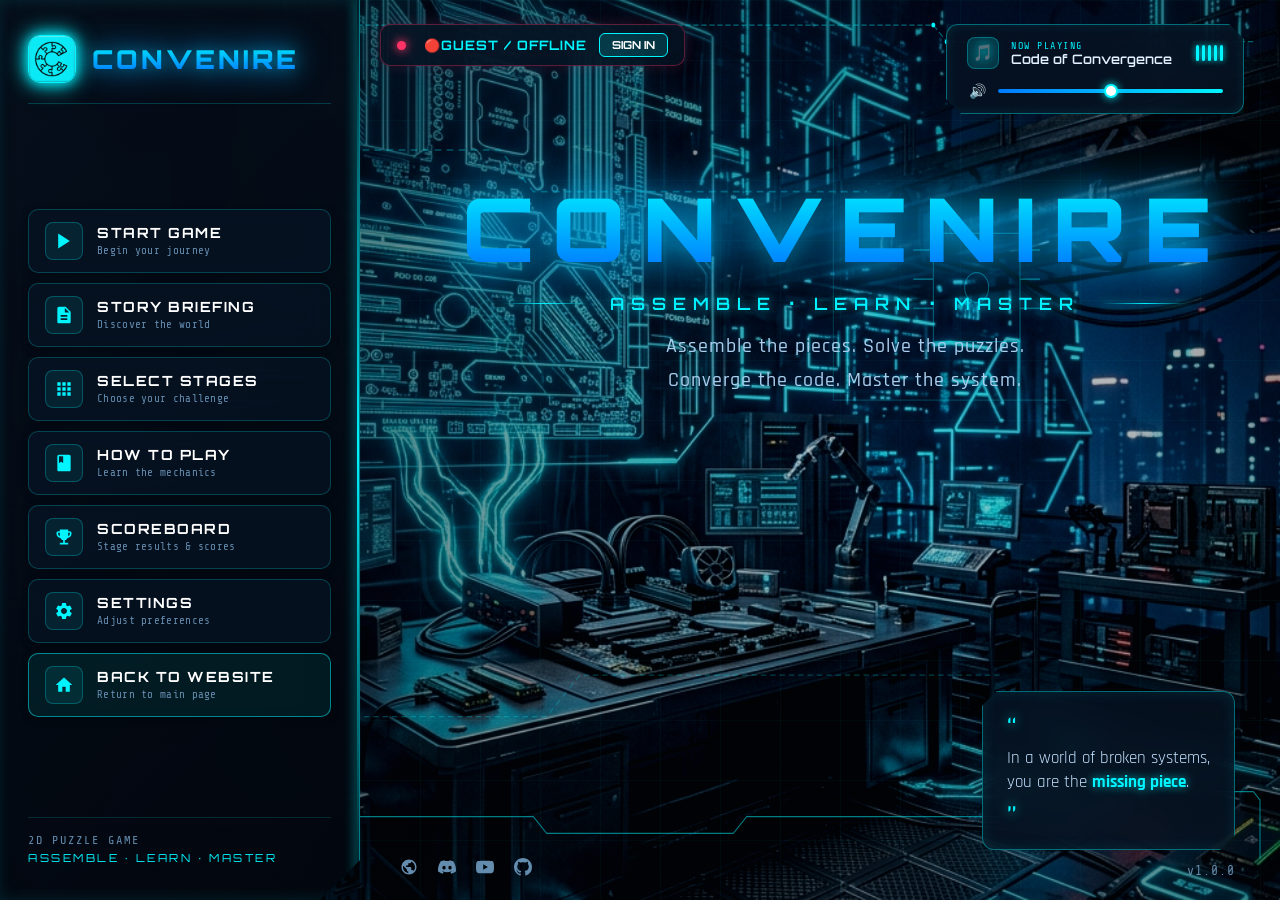
<file: game/MainMenu.html>
<!DOCTYPE html>
<html lang="en">

<head>
    <meta charset="UTF-8">
    <meta name="viewport" content="width=device-width, initial-scale=1.0">
    <title>CONVENIRE · Sci-Fi 2D Puzzle Game</title>
    <!-- Sci-Fi Google Fonts -->
    <link rel="preconnect" href="https://fonts.googleapis.com">
    <link rel="preconnect" href="https://fonts.gstatic.com" crossorigin>
    <link
        href="https://fonts.googleapis.com/css2?family=Orbitron:wght@400;600;700;800;900&family=Rajdhani:wght@500;600;700&family=Share+Tech+Mono&display=swap"
        rel="stylesheet">
    <link rel="stylesheet" href="css/style.css">
</head>

<body>
    <!-- Aura Gradient: "Phantom Arc" Background Container -->
    <div class="aura-bg">
        <div class="aura-layer-1" aria-hidden="true"></div>
        <div class="aura-layer-2" aria-hidden="true"></div>
        <div class="aura-layer-3" aria-hidden="true"></div>

        <!-- Game Content Wrapper (Sits above absolute blur layers) -->
        <div style="position: relative; z-index: 1;">
            <div class="premium-background-container">
                <div class="premium-bg-image">
                    <img src="images/cyber_hardware_bg.png" class="bg-fallback-img" alt="Background">
                </div>
                <video id="menuVideo" class="background-video-ambient" autoplay loop muted playsinline
                    poster="images/cyber_hardware_bg.png">
                    <source src="video/background-video.mp4" type="video/mp4">
                    <source src="video/video2.mp4" type="video/mp4">
                </video>
                <div class="video-overlay"></div>
                <div class="cyber-grid-overlay"></div>

                <!-- Motherboard Circuit Traces & Bus Pathways -->
                <svg class="motherboard-traces-svg" viewBox="0 0 1920 1080" preserveAspectRatio="none">
                    <!-- CPU Bus Pathways -->
                    <path class="trace-path path-animated-1" d="M 400 180 L 750 180 L 800 230 L 1300 230" fill="none"
                        stroke="rgba(0,245,255,0.3)" stroke-width="2" stroke-dasharray="10 8" />
                    <path class="trace-path path-animated-2" d="M 420 860 L 820 860 L 870 810 L 1500 810" fill="none"
                        stroke="rgba(0,245,255,0.25)" stroke-width="1.5" stroke-dasharray="8 6" />
                    <path class="trace-path" d="M 1250 120 L 1250 480 L 1600 480" fill="none"
                        stroke="rgba(0,245,255,0.2)" stroke-width="1.5" />

                    <!-- Motherboard Socket & Chip Pin Nodes -->
                    <g class="ic-chip-pins" opacity="0.35">
                        <rect x="1400" y="280" width="130" height="130" fill="none" stroke="#00f5ff"
                            stroke-width="1.5" />
                        <circle cx="1465" cy="345" r="18" fill="none" stroke="#00f5ff" stroke-width="1.5" />
                        <line x1="1370" y1="300" x2="1400" y2="300" stroke="#00f5ff" stroke-width="2" />
                        <line x1="1370" y1="335" x2="1400" y2="335" stroke="#00f5ff" stroke-width="2" />
                        <line x1="1370" y1="370" x2="1400" y2="370" stroke="#00f5ff" stroke-width="2" />
                        <line x1="1530" y1="300" x2="1560" y2="300" stroke="#00f5ff" stroke-width="2" />
                        <line x1="1530" y1="335" x2="1560" y2="335" stroke="#00f5ff" stroke-width="2" />
                        <line x1="1530" y1="370" x2="1560" y2="370" stroke="#00f5ff" stroke-width="2" />
                    </g>
                </svg>
            </div>

            <!-- SVG Futuristic Sci-Fi HUD Wireframe Frame -->
            <svg class="hud-frame-svg" viewBox="0 0 1920 1080" preserveAspectRatio="none">
                <!-- Top right HUD bar accent -->
                <path d="M 380 30 L 1400 30 L 1420 50 L 1880 50" fill="none" stroke="#00f5ff" stroke-width="1.5"
                    opacity="0.4" stroke-dasharray="8 4" />
                <circle cx="1400" cy="30" r="3" fill="#00f5ff" />
                <circle cx="1420" cy="50" r="3" fill="#00f5ff" />

                <!-- Sidebar Outer Glowing HUD Border Line -->
                <path
                    d="M 30 30 L 330 30 L 360 60 L 360 145 L 340 160 L 340 230 L 360 245 L 360 980 L 330 1010 L 160 1010 L 140 1030 L 30 1030 Z"
                    fill="none" stroke="#00f5ff" stroke-width="2" opacity="0.75"
                    filter="drop-shadow(0 0 8px #00f5ff)" />

                <!-- Bottom Footer Wireframe Line -->
                <path
                    d="M 360 980 L 800 980 L 820 1000 L 1100 1000 L 1120 980 L 1500 980 L 1530 950 L 1880 950 L 1890 960 L 1890 1030"
                    fill="none" stroke="#00f5ff" stroke-width="1.5" opacity="0.5" />
            </svg>

            <div id="mapReveal" class="map-reveal hidden">
                <div class="map-reveal-text">Initializing Motherboard Parts...</div>
            </div>

            <audio id="backgroundMusic" loop>
                <source src="audio/kaya ni ah.mp3" type="audio/mpeg">
            </audio>

            <audio id="gameMusic" loop>
                <source src="audio/gameplay-music.mp3" type="audio/mpeg">
            </audio>

            <!-- Top Right Audio Player Widget -->
            <div class="audio-widget" id="audioWidget">
                <div class="audio-info">
                    <div class="audio-icon-badge">
                        <span class="audio-icon">🎵</span>
                    </div>
                    <div class="audio-meta">
                        <span class="audio-status">NOW PLAYING</span>
                        <span class="audio-title" id="audioTrackTitle">Code of Convergence</span>
                    </div>
                    <div class="equalizer-bars" id="equalizerBars">
                        <div class="eq-bar"></div>
                        <div class="eq-bar"></div>
                        <div class="eq-bar"></div>
                        <div class="eq-bar"></div>
                        <div class="eq-bar"></div>
                    </div>
                </div>
                <div class="audio-controls">
                    <button id="widgetMuteBtn" class="widget-mute-btn" title="Toggle Sound">🔊</button>
                    <input type="range" id="widgetVolumeSlider" min="0" max="100" value="50"
                        class="widget-volume-slider">
                </div>
            </div>

            <!-- Main Game Container / Screen -->
            <div class="game-container" id="gameContainer">

                <!-- Main Menu View -->
                <div id="mainMenu" class="main-menu-wrapper">

                    <!-- Left Cyberpunk Navigation Sidebar -->
                    <div class="cyber-sidebar">
                        <div class="sidebar-border-line"></div>

                        <!-- Logo Header -->
                        <div class="sidebar-logo">
                            <div class="logo-icon-box">
                                <img src="images/convenire_logo.png" class="logo-img" alt="CONVENIRE Puzzle Logo">
                            </div>
                            <div class="logo-text-box">
                                <span class="logo-title">CONVENIRE</span>
                            </div>
                        </div>

                        <!-- Navigation Buttons -->
                        <div class="menu-buttons">
                            <button id="startBtn" class="menu-btn">
                                <div class="btn-icon-wrapper">
                                    <svg class="btn-svg-icon" viewBox="0 0 24 24">
                                        <polygon points="5,3 19,12 5,21" fill="currentColor" />
                                    </svg>
                                </div>
                                <div class="btn-text">
                                    <span class="btn-title">START GAME</span>
                                    <span class="btn-sub">Begin your journey</span>
                                </div>
                            </button>

                            <button id="storyBtn" class="menu-btn">
                                <div class="btn-icon-wrapper">
                                    <svg class="btn-svg-icon" viewBox="0 0 24 24">
                                        <path
                                            d="M14 2H6c-1.1 0-1.99.9-1.99 2L4 20c0 1.1.89 2 1.99 2H18c1.1 0 2-.9 2-2V8l-6-6zm2 16H8v-2h8v2zm0-4H8v-2h8v2zm-3-5V3.5L18.5 9H13z"
                                            fill="currentColor" />
                                    </svg>
                                </div>
                                <div class="btn-text">
                                    <span class="btn-title">STORY BRIEFING</span>
                                    <span class="btn-sub">Discover the world</span>
                                </div>
                            </button>

                            <button id="stageSelectBtn" class="menu-btn">
                                <div class="btn-icon-wrapper">
                                    <svg class="btn-svg-icon" viewBox="0 0 24 24">
                                        <path
                                            d="M4 4h4v4H4zm6 0h4v4h-4zm6 0h4v4h-4zM4 10h4v4H4zm6 0h4v4h-4zm6 0h4v4h-4zM4 16h4v4H4zm6 0h4v4h-4zm6 0h4v4h-4z"
                                            fill="currentColor" />
                                    </svg>
                                </div>
                                <div class="btn-text">
                                    <span class="btn-title">SELECT STAGES</span>
                                    <span class="btn-sub">Choose your challenge</span>
                                </div>
                            </button>

                            <button id="aboutBtn" class="menu-btn">
                                <div class="btn-icon-wrapper">
                                    <svg class="btn-svg-icon" viewBox="0 0 24 24">
                                        <path
                                            d="M18 2H6c-1.1 0-2 .9-2 2v16c0 1.1.9 2 2 2h12c1.1 0 2-.9 2-2V4c0-1.1-.9-2-2-2zM6 4h5v8l-2.5-1.5L6 12V4z"
                                            fill="currentColor" />
                                    </svg>
                                </div>
                                <div class="btn-text">
                                    <span class="btn-title">HOW TO PLAY</span>
                                    <span class="btn-sub">Learn the mechanics</span>
                                </div>
                            </button>

                            <button id="scoringBtn" class="menu-btn">
                                <div class="btn-icon-wrapper">
                                    <svg class="btn-svg-icon" viewBox="0 0 24 24">
                                        <path
                                            d="M19 5h-2V3H7v2H5c-1.1 0-2 .9-2 2v1c0 2.55 1.92 4.63 4.39 4.94.63 1.5 1.98 2.63 3.61 2.96V19H7v2h10v-2h-4v-3.1c1.63-.33 2.98-1.46 3.61-2.96C19.08 12.63 21 10.55 21 8V7c0-1.1-.9-2-2-2zM5 8V7h2v3.82C5.84 10.4 5 9.3 5 8zm14 0c0 1.3-.84 2.4-2 2.82V7h2v1z"
                                            fill="currentColor" />
                                    </svg>
                                </div>
                                <div class="btn-text">
                                    <span class="btn-title">SCOREBOARD</span>
                                    <span class="btn-sub">Stage results & scores</span>
                                </div>
                            </button>

                            <button id="settingsBtn" class="menu-btn">
                                <div class="btn-icon-wrapper">
                                    <svg class="btn-svg-icon" viewBox="0 0 24 24">
                                        <path
                                            d="M19.14 12.94c.04-.3.06-.61.06-.94 0-.32-.02-.64-.07-.94l2.03-1.58c.18-.14.23-.41.12-.61l-1.92-3.32c-.12-.22-.37-.29-.59-.22l-2.39.96c-.5-.38-1.03-.7-1.62-.94l-.36-2.54c-.04-.24-.24-.41-.48-.41h-3.84c-.24 0-.43.17-.47.41l-.36 2.54c-.59.24-1.13.57-1.62.94l-2.39-.96c-.22-.08-.47 0-.59.22L2.74 8.87c-.12.21-.08.47.12.61l2.03 1.58c-.05.3-.09.63-.09.94s.02.64.07.94l-2.03 1.58c-.18.14-.23.41-.12.61l1.92 3.32c.12.22.37.29.59.22l2.39-.96c.5.38 1.03.7 1.62.94l.36 2.54c.05.24.24.41.48.41h3.84c.24 0 .44-.17.47-.41l.36-2.54c.59-.24 1.13-.56 1.62-.94l2.39.96c.22.08.47 0 .59-.22l1.92-3.32c.12-.22.07-.47-.12-.61l-2.01-1.58zM12 15.6c-1.98 0-3.6-1.62-3.6-3.6s1.62-3.6 3.6-3.6 3.6 1.62 3.6 3.6-1.62 3.6-3.6 3.6z"
                                            fill="currentColor" />
                                    </svg>
                                </div>
                                <div class="btn-text">
                                    <span class="btn-title">SETTINGS</span>
                                    <span class="btn-sub">Adjust preferences</span>
                                </div>
                            </button>

                            <a href="../website/website.html" class="menu-btn btn-home-nav" id="backToWebsiteBtn"
                                title="Return to Website Home">
                                <div class="btn-icon-wrapper">
                                    <svg class="btn-svg-icon" viewBox="0 0 24 24">
                                        <path d="M10 20v-6h4v6h5v-8h3L12 3 2 12h3v8z" fill="currentColor" />
                                    </svg>
                                </div>
                                <div class="btn-text">
                                    <span class="btn-title">BACK TO WEBSITE</span>
                                    <span class="btn-sub">Return to main page</span>
                                </div>
                            </a>
                        </div>

                        <!-- Sidebar Footer -->
                        <div class="sidebar-footer">
                            <div class="sidebar-tag">2D PUZZLE GAME</div>
                            <div class="sidebar-motto">ASSEMBLE · LEARN · MASTER</div>
                        </div>
                    </div>

                    <!-- Main Hero Showcase Content -->
                    <div class="hero-showcase">
                        <div class="hero-header">
                            <h1 class="main-title">CONVENIRE</h1>
                            <div class="title-divider">
                                <span class="divider-line"></span>
                                <span class="subtitle-text">ASSEMBLE · LEARN · MASTER</span>
                                <span class="divider-line"></span>
                            </div>
                            <div class="tagline-container">
                                <p>Assemble the pieces. Solve the puzzles.</p>
                                <p>Converge the code. Master the system.</p>
                            </div>
                        </div>
                    </div>

                    <!-- Bottom Right Quote Box -->
                    <div class="quote-box">
                        <span class="quote-mark">“</span>
                        <p class="quote-text">
                            In a world of broken systems,<br>
                            you are the <span class="highlight-cyan">missing piece</span>.
                        </p>
                        <span class="quote-mark-end">”</span>
                    </div>

                    <!-- Cyber Footer -->
                    <div class="cyber-footer">
                        <div class="social-links">
                            <a href="#" class="social-icon" title="Website"><svg width="18" height="18"
                                    viewBox="0 0 24 24" fill="currentColor">
                                    <path
                                        d="M12 2C6.48 2 2 6.48 2 12s4.48 10 10 10 10-4.48 10-10S17.52 2 12 2zm-1 17.93c-3.95-.49-7-3.85-7-7.93 0-.62.08-1.21.21-1.79L9 15v1c0 1.1.9 2 2 2v1.93zm6.9-2.54c-.26-.81-1-1.39-1.9-1.39h-1v-3c0-.55-.45-1-1-1H8v-2h2c.55 0 1-.45 1-1V7h2c1.1 0 2-.9 2-2v-.41c2.93 1.19 5 4.06 5 7.41 0 2.08-.8 3.97-2.1 5.39z" />
                                </svg></a>
                            <a href="#" class="social-icon" title="Discord"><svg width="18" height="18"
                                    viewBox="0 0 24 24" fill="currentColor">
                                    <path
                                        d="M20.317 4.37a19.791 19.791 0 0 0-4.885-1.515.074.074 0 0 0-.079.037c-.21.375-.444.864-.608 1.25a18.27 18.27 0 0 0-5.487 0 12.64 12.64 0 0 0-.617-1.25.077.077 0 0 0-.079-.037A19.736 19.736 0 0 0 3.677 4.37a.07.07 0 0 0-.032.027C.533 9.046-.32 13.58.099 18.057a.082.082 0 0 0 .031.057 19.9 19.9 0 0 0 5.993 3.03.078.078 0 0 0 .084-.028c.462-.63.874-1.295 1.226-1.994.021-.041.001-.09-.041-.106a13.107 13.107 0 0 1-1.872-.892.077.077 0 0 1-.008-.128 10.2 10.2 0 0 0 .372-.292.074.074 0 0 1 .077-.01c3.928 1.793 8.18 1.793 12.061 0a.074.074 0 0 1 .078.01c.12.098.246.198.373.292a.077.077 0 0 1-.006.127 12.299 12.299 0 0 1-1.873.892.077.077 0 0 0-.041.107c.36.698.772 1.362 1.225 1.993a.076.076 0 0 0 .084.028 19.839 19.839 0 0 0 6.002-3.03.077.077 0 0 0 .032-.054c.5-5.177-.838-9.674-3.549-13.66a.061.061 0 0 0-.031-.028zM8.02 15.33c-1.183 0-2.157-1.085-2.157-2.419 0-1.333.956-2.419 2.157-2.419 1.21 0 2.176 1.096 2.157 2.42 0 1.333-.956 2.418-2.157 2.418zm7.975 0c-1.183 0-2.157-1.085-2.157-2.419 0-1.333.955-2.419 2.157-2.419 1.21 0 2.176 1.096 2.157 2.42 0 1.333-.946 2.418-2.157 2.418z" />
                                </svg></a>
                            <a href="#" class="social-icon" title="YouTube"><svg width="18" height="18"
                                    viewBox="0 0 24 24" fill="currentColor">
                                    <path
                                        d="M23.498 6.186a3.016 3.016 0 0 0-2.122-2.136C19.505 3.545 12 3.545 12 3.545s-7.505 0-9.377.505A3.017 3.017 0 0 0 .502 6.186C0 8.07 0 12 0 12s0 3.93.502 5.814a3.016 3.016 0 0 0 2.122 2.136c1.871.505 9.376.505 9.376.505s7.505 0 9.377-.505a3.015 3.015 0 0 0 2.122-2.136C24 15.93 24 12 24 12s0-3.93-.502-5.814zM9.545 15.568V8.432L15.818 12l-6.273 3.568z" />
                                </svg></a>
                            <a href="#" class="social-icon" title="GitHub"><svg width="18" height="18"
                                    viewBox="0 0 24 24" fill="currentColor">
                                    <path
                                        d="M12 0C5.37 0 0 5.37 0 12c0 5.31 3.435 9.795 8.205 11.385.6.105.825-.255.825-.57 0-.285-.015-1.23-.015-2.235-3.015.555-3.795-.735-4.035-1.41-.135-.345-.72-1.41-1.23-1.695-.42-.225-1.02-.78-.015-.795.945-.015 1.62.87 1.845 1.23 1.08 1.815 2.805 1.305 3.495.99.105-.78.42-1.305.765-1.605-2.67-.3-5.46-1.335-5.46-5.925 0-1.305.465-2.385 1.23-3.225-.12-.3-.54-1.53.12-3.18 0 0 1.005-.315 3.3 1.23.96-.27 1.98-.405 3-.405s2.04.135 3 .405c2.295-1.56 3.3-1.23 3.3-1.23.66 1.65.24 2.88.12 3.18.765.84 1.23 1.905 1.23 3.225 0 4.605-2.805 5.625-5.475 5.925.435.375.81 1.095.81 2.22 0 1.605-.015 2.895-.015 3.3 0 .315.225.69.825.57A12.02 12.02 0 0 0 24 12c0-6.63-5.37-12-12-12z" />
                                </svg></a>
                        </div>
                        <div class="version-tag">v1.0.0</div>
                    </div>

                </div>

                <!-- Modals and Overlays -->
                <div id="settingsPanel" class="settings-panel hidden">
                    <div class="modal-cyber-frame">
                        <h2>⚙️ SETTINGS</h2>
                        <div class="music-option" id="musicVolumeArea">
                            <span>🎵 BACKGROUND MUSIC</span>
                            <div class="volume-control">
                                <div class="volume-slider-container">
                                    <input type="range" id="volumeSlider" min="0" max="100" value="50"
                                        class="volume-slider">
                                    <span id="volumeValue" class="volume-value">50%</span>
                                </div>
                                <div class="volume-buttons">
                                    <button id="muteBtn" class="volume-btn">🔊 Mute</button>
                                </div>
                            </div>
                        </div>
                        <button class="back-btn" id="backFromSettings">← BACK TO MENU</button>
                    </div>
                </div>

                <div id="stageMenu" class="stage-panel hidden">
                    <div class="modal-cyber-frame select-stage-cyber-frame">
                        <!-- Cyber Reticle Corners -->
                        <div class="hud-corner top-left"></div>
                        <div class="hud-corner top-right"></div>
                        <div class="hud-corner bottom-left"></div>
                        <div class="hud-corner bottom-right"></div>

                        <div class="stage-menu-header">
                            <div class="stage-badge-tag">
                                <span class="pulse-dot"></span>
                                <span>CSS NC II • HARDWARE & NETWORKING SIMULATION DECK</span>
                            </div>
                            <h2 class="stage-menu-title">SELECT TRAINING STAGE</h2>
                            <p class="stage-menu-sub">Choose an assessment module to test component assembly, rear I/O
                                port recognition, or Cat6 network cable crimping.</p>
                        </div>

                        <div class="stage-grid" id="stageGrid"></div>

                        <div class="stage-menu-footer">
                            <button id="backToMenuFromStage" class="cyber-back-btn">
                                <span class="back-arrow">⬅</span>
                                <span class="back-text">RETURN TO MAIN MENU</span>
                                <span class="back-key">[ESC]</span>
                            </button>
                        </div>
                    </div>
                </div>

                <!-- SIMPLE GAME SCOREBOARD MODAL -->
                <div id="scoringPanel" class="scoring-panel hidden">
                    <div class="modal-cyber-frame simple-score-modal-frame">
                        <h2>🏆 HIGH SCORES & RESULTS</h2>

                        <!-- Player Score Card -->
                        <div class="simple-player-card">
                            <div class="simple-player-top">
                                <div class="simple-player-info">
                                    <span class="player-icon" id="playerCardAvatar">👨‍💻</span>
                                    <div>
                                        <h3 id="playerCardName">GUEST TECHNICIAN</h3>
                                        <span class="player-sub-text" id="playerCardMeta">Student ID: Guest</span>
                                    </div>
                                </div>
                                <div class="simple-player-rank" id="playerRankBadgeBox">
                                    <span class="rank-grade" id="playerRankGrade">GRADE C</span>
                                    <span class="rank-title" id="playerRankTitle">Junior Apprentice</span>
                                </div>
                            </div>

                            <!-- 3 Stage Score Rows -->
                            <div class="simple-score-rows">
                                <div class="simple-score-row">
                                    <div class="row-left">
                                        <span class="stage-tag">STAGE 1</span>
                                        <span class="stage-name">Motherboard Assembly</span>
                                    </div>
                                    <div class="row-right">
                                        <span class="stage-score" id="playerStg1Score">0 / 105 PTS</span>
                                        <span class="stage-status status-incomplete" id="playerStg1Status">🔒
                                            Incomplete</span>
                                    </div>
                                </div>

                                <div class="simple-score-row">
                                    <div class="row-left">
                                        <span class="stage-tag">STAGE 2</span>
                                        <span class="stage-name">Back Panel & Ports</span>
                                    </div>
                                    <div class="row-right">
                                        <span class="stage-score" id="playerStg2Score">0 / 250 PTS</span>
                                        <span class="stage-status status-incomplete" id="playerStg2Status">🔒
                                            Incomplete</span>
                                    </div>
                                </div>

                                <div class="simple-score-row">
                                    <div class="row-left">
                                        <span class="stage-tag">STAGE 3</span>
                                        <span class="stage-name">RJ-45 Cable Crimping</span>
                                    </div>
                                    <div class="row-right">
                                        <span class="stage-score" id="playerStg3Score">0 / 100 PTS</span>
                                        <span class="stage-status status-incomplete" id="playerStg3Status">🔒
                                            Incomplete</span>
                                    </div>
                                </div>

                                <div class="simple-score-row">
                                    <div class="row-left">
                                        <span class="stage-tag"
                                            style="background:rgba(255,184,0,0.15); color:#ffb800; border-color:#ffb800;">BONUS
                                            QUIZ</span>
                                        <span class="stage-name">CSS NC II Theory Quiz</span>
                                    </div>
                                    <div class="row-right">
                                        <span class="stage-score" id="playerBonusScore">0 / 50 PTS</span>
                                        <span class="stage-status status-incomplete" id="playerBonusStatus">🔒
                                            Incomplete</span>
                                    </div>
                                </div>
                            </div>

                            <!-- Total Score Display -->
                            <div class="simple-total-box">
                                <div class="total-label-box">
                                    <span class="total-label">TOTAL SCORE</span>
                                    <span class="total-max">Max Possible: 350 PTS</span>
                                </div>
                                <div class="total-score-val" id="playerGrandTotal">0 PTS</div>
                            </div>
                        </div>

                        <!-- Simple Stage Points Summary -->
                        <div class="simple-scoring-rules">
                            <div class="rule-chip"><span>🖥️ Stage 1:</span> <strong>100 pts</strong></div>
                            <div class="rule-chip"><span>🔌 Stage 2:</span> <strong>100 pts</strong></div>
                            <div class="rule-chip"><span>✂️ Stage 3:</span> <strong>100 pts</strong></div>
                            <div class="rule-chip" style="border-color:#ffb800;"><span>⚡ Bonus Quiz:</span> <strong
                                    style="color:#ffb800;">50 pts</strong></div>
                            <div class="rule-chip highlight-chip"><span>🏆 Total:</span> <strong>350 pts</strong></div>
                        </div>

                        <!-- Top High Scores Leaderboard Table -->
                        <div class="simple-leaderboard-box">
                            <div class="leaderboard-header-row">
                                <span class="leaderboard-title">🥇 CLASSROOM HIGH SCORES</span>
                                <span class="leaderboard-subtitle">Live Student Leaderboard</span>
                            </div>
                            <div class="simple-leaderboard-table-wrap">
                                <table class="simple-lb-table">
                                    <thead>
                                        <tr>
                                            <th>RANK</th>
                                            <th>STUDENT</th>
                                            <th>SEC</th>
                                            <th>STG 1</th>
                                            <th>STG 2</th>
                                            <th>STG 3</th>
                                            <th>BONUS</th>
                                            <th>TOTAL</th>
                                            <th>GRADE</th>
                                        </tr>
                                    </thead>
                                    <tbody id="simpleLeaderboardList">
                                        <!-- Populated dynamically by script.js -->
                                    </tbody>
                                </table>
                            </div>
                        </div>

                        <div class="back-row">
                            <button class="back-btn" id="backToMenuFromScoring">⬅ BACK TO MENU</button>
                        </div>
                    </div>
                </div>

                <!-- INTERACTIVE ACADEMY TUTORIAL & HOW TO PLAY MODAL -->
                <div id="instructionsPanel" class="instructions-panel hidden">
                    <div class="modal-cyber-frame tutorial-modal-frame">
                        <div class="tut-modal-header">
                            <div class="tut-header-tag">CONVENIRE SYSTEM SERVICING ACADEMY · OPERATION MANUAL</div>
                            <h2 class="tut-modal-title">⚡ HOW TO PLAY & HARDWARE TUTORIAL</h2>
                        </div>

                        <!-- Navigation Tabs -->
                        <div class="tut-tabs-navbar">
                            <button class="tut-tab-btn active" data-tab="tabStage1">🖥️ STAGE 1: MOTHERBOARD</button>
                            <button class="tut-tab-btn" data-tab="tabStage2">🔌 STAGE 2: REAR I/O PORTS</button>
                            <button class="tut-tab-btn" data-tab="tabStage3">✂️ STAGE 3: CABLE CRIMPING</button>
                            <button class="tut-tab-btn" data-tab="tabControls">🎮 CONTROLS & RULES</button>
                            <button class="tut-tab-btn" data-tab="tabScoring">🏆 SCORING SYSTEM</button>
                        </div>

                        <!-- TAB 1: STAGE 1 (MOTHERBOARD ASSEMBLY) -->
                        <div class="tut-tab-pane active" id="tabStage1">
                            <div class="tut-pane-grid">
                                <div class="tut-guide-content">
                                    <div class="tut-section-title">STAGE 1: MOTHERBOARD HARDWARE SPEEDRUN</div>
                                    <p class="tut-desc-text">Drag physical computer hardware from the inventory dock and
                                        mount them into exact corresponding motherboard sockets. The faster you drop
                                        correct
                                        components before time runs out, the higher your speed bonus score!</p>

                                    <div class="tut-key-specs-grid">
                                        <div class="tut-spec-card">
                                            <div class="spec-card-icon">🧠</div>
                                            <div class="spec-card-info">
                                                <strong>Intel Core i9 Desktop CPU</strong>
                                                <span>Socket: LGA-1700 Central Matrix. Align triangle corner.</span>
                                            </div>
                                        </div>
                                        <div class="tut-spec-card">
                                            <div class="spec-card-icon">⚡</div>
                                            <div class="spec-card-info">
                                                <strong>DDR5 High-Speed RAM</strong>
                                                <span>Slots: Dual Channel DIMM slots next to the CPU socket.</span>
                                            </div>
                                        </div>
                                        <div class="tut-spec-card">
                                            <div class="spec-card-icon">🎮</div>
                                            <div class="spec-card-info">
                                                <strong>GeForce RTX Dedicated GPU</strong>
                                                <span>Slot: Primary PCIe x16 Reinforced Steel Slot.</span>
                                            </div>
                                        </div>
                                        <div class="tut-spec-card">
                                            <div class="spec-card-icon">🔌</div>
                                            <div class="spec-card-info">
                                                <strong>Power & SATA Links</strong>
                                                <span>24-Pin ATX Power, 4-Pin CPU 12V EPS, and SATA 6Gbps Data
                                                    Cable.</span>
                                            </div>
                                        </div>
                                    </div>
                                </div>

                                <div class="tut-live-demo-viewport">
                                    <div class="demo-viewport-box" id="stage1DemoBox">
                                        <div class="demo-viewport-badge">LIVE HAND SIMULATION</div>
                                        <div class="demo-motherboard-sim">
                                            <div class="demo-dock-col">
                                                <div class="demo-hardware-item" id="simCpuItem">
                                                    <img src="images/cpu.png" alt="CPU">
                                                    <span>Core i9</span>
                                                </div>
                                                <div class="demo-hardware-item" id="simRamItem">
                                                    <img src="images/RAM.png" alt="RAM">
                                                    <span>DDR5 RAM</span>
                                                </div>
                                                <div class="demo-hardware-item" id="simGpuItem">
                                                    <img src="images/GPU.png" alt="GPU">
                                                    <span>RTX GPU</span>
                                                </div>
                                            </div>
                                            <div class="demo-board-target-area">
                                                <div class="demo-drop-socket" id="simCpuSocket"
                                                    data-name="CPU SOCKET (LGA-1700)">
                                                    <span>CPU SOCKET</span>
                                                </div>
                                                <div class="demo-drop-socket" id="simRamSocket"
                                                    data-name="DDR5 DIMM_A2">
                                                    <span>DIMM_A2</span>
                                                </div>
                                                <div class="demo-drop-socket" id="simGpuSocket"
                                                    data-name="PCIe 5.0 x16">
                                                    <span>PCIe x16</span>
                                                </div>
                                            </div>
                                        </div>
                                        <button class="btn-launch-demo" id="btnRunStage1Demo">
                                            <span>✋</span> WATCH ANIMATED HAND DEMO
                                        </button>
                                    </div>
                                </div>
                            </div>
                        </div>

                        <!-- TAB 2: STAGE 2 (BACK PANEL CHALLENGE) -->
                        <div class="tut-tab-pane" id="tabStage2">
                            <div class="tut-pane-grid">
                                <div class="tut-guide-content">
                                    <div class="tut-section-title">STAGE 2: REAR I/O BACK PANEL SPEEDRUN</div>
                                    <p class="tut-desc-text">Identify and connect 10 peripheral cables to the rear
                                        motherboard shield. The faster you drop correct components before time runs out,
                                        the higher your speed bonus score!</p>

                                    <div class="tut-key-specs-grid">
                                        <div class="tut-spec-card">
                                            <div class="spec-card-icon">🖱️</div>
                                            <div class="spec-card-info">
                                                <strong>PS/2 Mouse & Keyboard</strong>
                                                <span>Color-coded mini-DIN: Purple = Keyboard, Green = Mouse.</span>
                                            </div>
                                        </div>
                                        <div class="tut-spec-card">
                                            <div class="spec-card-icon">📺</div>
                                            <div class="spec-card-info">
                                                <strong>HDMI, DVI & VGA Video</strong>
                                                <span>Digital HDMI/DVI and Analog DE-15 15-pin Blue VGA port.</span>
                                            </div>
                                        </div>
                                        <div class="tut-spec-card">
                                            <div class="spec-card-icon">🌐</div>
                                            <div class="spec-card-info">
                                                <strong>Ethernet & USB 2.0/3.0</strong>
                                                <span>RJ-45 8P8C Network Jack & Universal Serial Bus ports.</span>
                                            </div>
                                        </div>
                                        <div class="tut-spec-card">
                                            <div class="spec-card-icon">🎧</div>
                                            <div class="spec-card-info">
                                                <strong>3.5mm HD Audio Jacks</strong>
                                                <span>Lime Green = Stereo Line Out/Speakers, Pink = Microphone
                                                    In.</span>
                                            </div>
                                        </div>
                                    </div>
                                </div>

                                <div class="tut-live-demo-viewport">
                                    <div class="demo-viewport-box" id="stage2DemoBox">
                                        <div class="demo-viewport-badge">LIVE HAND SIMULATION</div>
                                        <div class="demo-motherboard-sim">
                                            <div class="demo-dock-col">
                                                <div class="demo-hardware-item" id="simUsbItem">
                                                    <img src="images/usb.png" alt="USB">
                                                    <span>USB 3.0</span>
                                                </div>
                                                <div class="demo-hardware-item" id="simHdmiItem">
                                                    <img src="images/hdmi.png" alt="HDMI">
                                                    <span>HDMI</span>
                                                </div>
                                                <div class="demo-hardware-item" id="simEthItem">
                                                    <img src="images/ethernet.png" alt="LAN">
                                                    <span>Ethernet</span>
                                                </div>
                                            </div>
                                            <div class="demo-board-target-area">
                                                <div class="demo-drop-socket" id="simUsbSocket"
                                                    data-name="USB 3.0 Port">
                                                    <span>USB PORT</span>
                                                </div>
                                                <div class="demo-drop-socket" id="simHdmiSocket"
                                                    data-name="HDMI 2.1 Output">
                                                    <span>HDMI OUT</span>
                                                </div>
                                                <div class="demo-drop-socket" id="simEthSocket"
                                                    data-name="RJ-45 Gigabit LAN">
                                                    <span>LAN RJ-45</span>
                                                </div>
                                            </div>
                                        </div>
                                        <button class="btn-launch-demo" id="btnRunStage2Demo">
                                            <span>✋</span> WATCH BACK PANEL DEMO
                                        </button>
                                    </div>
                                </div>
                            </div>
                        </div>

                        <!-- TAB 3: STAGE 3 (RJ-45 CABLE CRIMPING) -->
                        <div class="tut-tab-pane" id="tabStage3">
                            <div class="tut-pane-full">
                                <div class="tut-section-title">STAGE 3: 5-STEP RJ-45 MODULAR CABLE CRIMPING</div>
                                <p class="tut-desc-text">Simulate authentic NCII standard network cable fabrication
                                    following the official T568B telecommunications standard.</p>

                                <div class="crimping-steps-carousel">
                                    <div class="crimp-step-card">
                                        <div class="crimp-step-num">STEP 01</div>
                                        <h4>STRIP JACKET</h4>
                                        <p>Rotate cable stripper around outer PVC sheath. Carefully slide off jacket
                                            without nicking the 4 twisted copper pairs.</p>
                                    </div>
                                    <div class="crimp-step-card">
                                        <div class="crimp-step-num">STEP 02</div>
                                        <h4>UNPAIR & ALIGN</h4>
                                        <p>Untwist wire pairs and arrange left-to-right according to
                                            <strong>T568B</strong>:
                                        </p>
                                        <div class="t568b-wire-list">
                                            <span class="wire-tag tag-wo">1. W-Org</span>
                                            <span class="wire-tag tag-o">2. Orange</span>
                                            <span class="wire-tag tag-wg">3. W-Grn</span>
                                            <span class="wire-tag tag-b">4. Blue</span>
                                            <span class="wire-tag tag-wb">5. W-Blu</span>
                                            <span class="wire-tag tag-g">6. Green</span>
                                            <span class="wire-tag tag-wbr">7. W-Brn</span>
                                            <span class="wire-tag tag-br">8. Brown</span>
                                        </div>
                                    </div>
                                    <div class="crimp-step-card">
                                        <div class="crimp-step-num">STEP 03</div>
                                        <h4>FLUSH TRIM</h4>
                                        <p>Flatten wires into a parallel ribbon and cut flush at a 90° angle, leaving
                                            exactly 1/2 inch (12-14mm) exposed length.</p>
                                    </div>
                                    <div class="crimp-step-card">
                                        <div class="crimp-step-num">STEP 04</div>
                                        <h4>PLUG INSERTION</h4>
                                        <p>Slide aligned wires into transparent RJ-45 8P8C modular plug with golden pins
                                            facing up until copper reaches the tip.</p>
                                    </div>
                                    <div class="crimp-step-card">
                                        <div class="crimp-step-num">STEP 05</div>
                                        <h4>RATCHET CRIMP</h4>
                                        <p>Insert plug into 8P die and squeeze ratchet handles firmly until tool
                                            completes full cycle to drive gold pins into copper conductors.</p>
                                    </div>
                                </div>
                            </div>
                        </div>

                        <!-- TAB 4: CONTROLS & SHORTCUTS -->
                        <div class="tut-tab-pane" id="tabControls">
                            <div class="tut-pane-full">
                                <div class="tut-section-title">COMMAND HOTKEYS & GAMEPLAY RULES</div>
                                <div class="shortcuts-grid">
                                    <div class="shortcut-card">
                                        <span class="shortcut-key">SPACEBAR</span>
                                        <div class="shortcut-desc">
                                            <strong>Master Power Trigger</strong>
                                            <span>Initiates motherboard boot sequence and validates all placed
                                                components.</span>
                                        </div>
                                    </div>
                                    <div class="shortcut-card">
                                        <span class="shortcut-key">R</span>
                                        <div class="shortcut-desc">
                                            <strong>Reset Stage</strong>
                                            <span>Clears component placements and returns hardware to inventory.</span>
                                        </div>
                                    </div>
                                    <div class="shortcut-card">
                                        <span class="shortcut-key">S</span>
                                        <div class="shortcut-desc">
                                            <strong>Story Briefing</strong>
                                            <span>Opens lore briefing dialogue for the current hardware mission.</span>
                                        </div>
                                    </div>
                                    <div class="shortcut-card">
                                        <span class="shortcut-key">ESC</span>
                                        <div class="shortcut-desc">
                                            <strong>Return to Menu</strong>
                                            <span>Exits stage and returns to the Convenire main hub.</span>
                                        </div>
                                    </div>
                                    <div class="shortcut-card">
                                        <span class="shortcut-key">MOUSE DRAG</span>
                                        <div class="shortcut-desc">
                                            <strong>Hardware Placement</strong>
                                            <span>Click and drag hardware components from dock into matching motherboard
                                                slots.</span>
                                        </div>
                                    </div>
                                    <div class="shortcut-card">
                                        <span class="shortcut-key">ENTER</span>
                                        <div class="shortcut-desc">
                                            <strong>Next Stage</strong>
                                            <span>Proceed to the next stage upon achieving victory.</span>
                                        </div>
                                    </div>
                                </div>
                            </div>
                        </div>

                        <!-- TAB 5: SCORING MATRIX & GRADING -->
                        <div class="tut-tab-pane" id="tabScoring">
                            <div class="tut-pane-full">
                                <div class="tut-section-title">🏆 SCORING FORMULAS & MAXIMUM POINT MATRIX</div>
                                <p class="tut-desc-text">Each stage awards points based on precision and mastery.
                                    The total maximum possible score is <strong>300 Points</strong>.</p>

                                <div class="tut-key-specs-grid" style="margin-top: 15px;">
                                    <div class="tut-spec-card">
                                        <div class="spec-card-icon">🖥️</div>
                                        <div class="spec-card-info">
                                            <strong>Stage 1: Motherboard (100 pts max)</strong>
                                            <span>+5 pts per socket + up to +5 Speed Bonus (70 pts max) + 10 pts POST +
                                                up to +20 Time Bonus!</span>
                                        </div>
                                    </div>
                                    <div class="tut-spec-card">
                                        <div class="spec-card-icon">🔌</div>
                                        <div class="spec-card-info">
                                            <strong>Stage 2: Rear I/O (100 pts max)</strong>
                                            <span>+4 pts per port + up to +3 Speed Bonus (70 pts max) + 10 pts POST + up
                                                to +20 Time Bonus!</span>
                                        </div>
                                    </div>
                                    <div class="tut-spec-card">
                                        <div class="spec-card-icon">✂️</div>
                                        <div class="spec-card-info">
                                            <strong>Stage 3: RJ45 Crimping (100 pts max)</strong>
                                            <span>+3 pts per pin (48 pts) + 12 pts Continuity Pass + 8 pts per Quiz Q
                                                (40 pts max).</span>
                                        </div>
                                    </div>
                                    <div class="tut-spec-card" style="border-color: var(--cyan-primary);">
                                        <div class="spec-card-icon">🌟</div>
                                        <div class="spec-card-info">
                                            <strong>Grand Total: 300 Points (100%)</strong>
                                            <span>Score 270+ pts to earn the prestigious Master Systems Architect
                                                title!</span>
                                        </div>
                                    </div>
                                </div>
                            </div>
                        </div>

                        <!-- Modal Footer -->
                        <div class="tut-modal-footer">
                            <button class="tut-back-btn" id="backToMenuFromIns">⬅ BACK TO MENU</button>
                        </div>
                    </div>
                </div>
            </div>

            <!-- User Session Top Badge -->
            <div id="userSessionBadge" class="user-session-badge user-offline">
                <span class="status-pulse-dot offline"></span>
                <span id="userBadgeText" class="badge-text">🔴 GUEST / OFFLINE</span>
                <button id="userAuthBtn" class="user-auth-btn">SIGN IN</button>
            </div>

            <!-- AUTHENTICATION MODAL (STUDENT / ADMIN LOGIN & REGISTRATION) -->
            <div id="authModal" class="auth-overlay hidden">
                <div class="auth-modal-box">
                    <button class="auth-close-btn" id="closeAuthModal">×</button>

                    <div class="auth-header-tag">NCII · SYSTEMS SERVICING TRAINER</div>
                    <h1 class="auth-modal-title" id="authTitle">CONVENIRE</h1>
                    <p class="auth-subtitle" id="authSubtitle">Assemble. Connect. Terminate. Sign In to continue.</p>

                    <!-- UNIFIED LOGIN FORM (STUDENT & ADMIN AUTO-ROLE IDENTIFICATION) -->
                    <form id="unifiedLoginForm" class="auth-form">
                        <div id="loginErrorMessage" class="auth-error-badge hidden">
                            <span class="error-icon">⚠️</span>
                            <span id="loginErrorText" class="error-text">Invalid credentials!</span>
                        </div>

                        <div class="form-group">
                            <label class="form-label">USERNAME</label>
                            <input type="text" id="loginUsername" class="auth-input"
                                placeholder="Username or Student ID" required autocomplete="off">
                        </div>
                        <div class="form-group">
                            <label class="form-label">PASSWORD</label>
                            <input type="password" id="loginPassword" class="auth-input" placeholder="••••••••"
                                required>
                        </div>
                        <button type="submit" class="auth-submit-btn" id="loginSubmitBtn">SIGN IN</button>
                        <div class="auth-switch-text">
                            Don't have a student account? <a href="#" class="auth-link" id="switchToRegister">Create
                                Student Account</a>
                        </div>
                    </form>

                    <!-- Create Account (Student Registration) Form -->
                    <form id="registerForm" class="auth-form hidden">
                        <div class="form-row-2">
                            <div class="form-group">
                                <label class="form-label">FIRST NAME</label>
                                <input type="text" id="regFirstName" class="auth-input" placeholder="First Name"
                                    required>
                            </div>
                            <div class="form-group">
                                <label class="form-label">LAST NAME</label>
                                <input type="text" id="regLastName" class="auth-input" placeholder="Last Name" required>
                            </div>
                        </div>
                        <div class="form-group">
                            <label class="form-label">STUDENT ID</label>
                            <input type="text" id="regStudentId" class="auth-input" placeholder="Student ID" required>
                        </div>
                        <div class="form-group">
                            <label class="form-label">SECTION</label>
                            <select id="regSection" class="auth-select" required>
                                <option value="" disabled selected>Select Section</option>
                                <option value="1A">1A</option>
                                <option value="1B">1B</option>
                                <option value="1C">1C</option>
                                <option value="2A">2A</option>
                                <option value="2B">2B</option>
                                <option value="2C">2C</option>
                                <option value="3A">3A</option>
                                <option value="3B">3B</option>
                                <option value="4A">4A</option>
                                <option value="4B">4B</option>
                            </select>
                        </div>
                        <div class="form-group">
                            <label class="form-label">PASSWORD</label>
                            <input type="password" id="regPass" class="auth-input" placeholder="••••••••" required>
                        </div>
                        <div class="form-group">
                            <label class="form-label">CONFIRM PASSWORD</label>
                            <input type="password" id="regConfirmPass" class="auth-input" placeholder="••••••••"
                                required>
                            <span class="input-note">Must match the password above.</span>
                        </div>
                        <button type="submit" class="auth-submit-btn">CREATE ACCOUNT</button>
                        <div class="auth-switch-text">
                            Already have an account? <a href="#" class="auth-link" id="switchToLogin">Sign In</a>
                        </div>
                    </form>

                    <div class="auth-modal-footer">CONVENIRE SYSTEM SERVICING TRAINER · ROLE-BASED ACCESS CONTROL</div>
                </div>
            </div>

            <!-- Custom Cyber Alert Modal (In-Game Notice) -->
            <div class="custom-alert" id="alertBox">
                <div class="custom-alert-box">
                    <div class="alert-icon-ring" id="alertIconRing">⚡</div>
                    <h2 id="alertTitle">SYSTEM ALERT</h2>
                    <p id="alertMsg">Message goes here</p>
                    <button class="alert-confirm-btn" id="alertConfirmBtn" onclick="closeAlert()">ACKNOWLEDGE</button>
                </div>
            </div>

            <!-- Custom Cyber Confirm Modal (In-Game Confirmation e.g. Log Out) -->
            <div class="custom-alert" id="confirmModalBox">
                <div class="custom-alert-box confirm-box">
                    <div class="alert-icon-ring" id="confirmIconRing"
                        style="border-color: #ff3366; color: #ff3366; text-shadow: 0 0 10px #ff3366;">⚠️</div>
                    <h2 id="confirmTitle" style="color: #ff3366;">LOG OUT CONFIRMATION</h2>
                    <p id="confirmMsg">Logged in as Player. Would you like to Log Out?</p>
                    <div class="confirm-btn-row">
                        <button class="confirm-action-btn" id="confirmOkBtn">LOG OUT</button>
                        <button class="confirm-cancel-btn" id="confirmCancelBtn">CANCEL</button>
                    </div>
                </div>
            </div>

            <script src="javascript/storyEngine.js?v=20261002b"></script>
            <script src="javascript/authEngine.js?v=20261011_bonus4"></script>
            <script src="javascript/tutorialEngine.js?v=20261002b"></script>
            <script src="javascript/cyberVideoEngine.js?v=20261002b"></script>
            <script src="javascript/script.js?v=20261012_stage_times"></script>
</body>

</html>
</file>
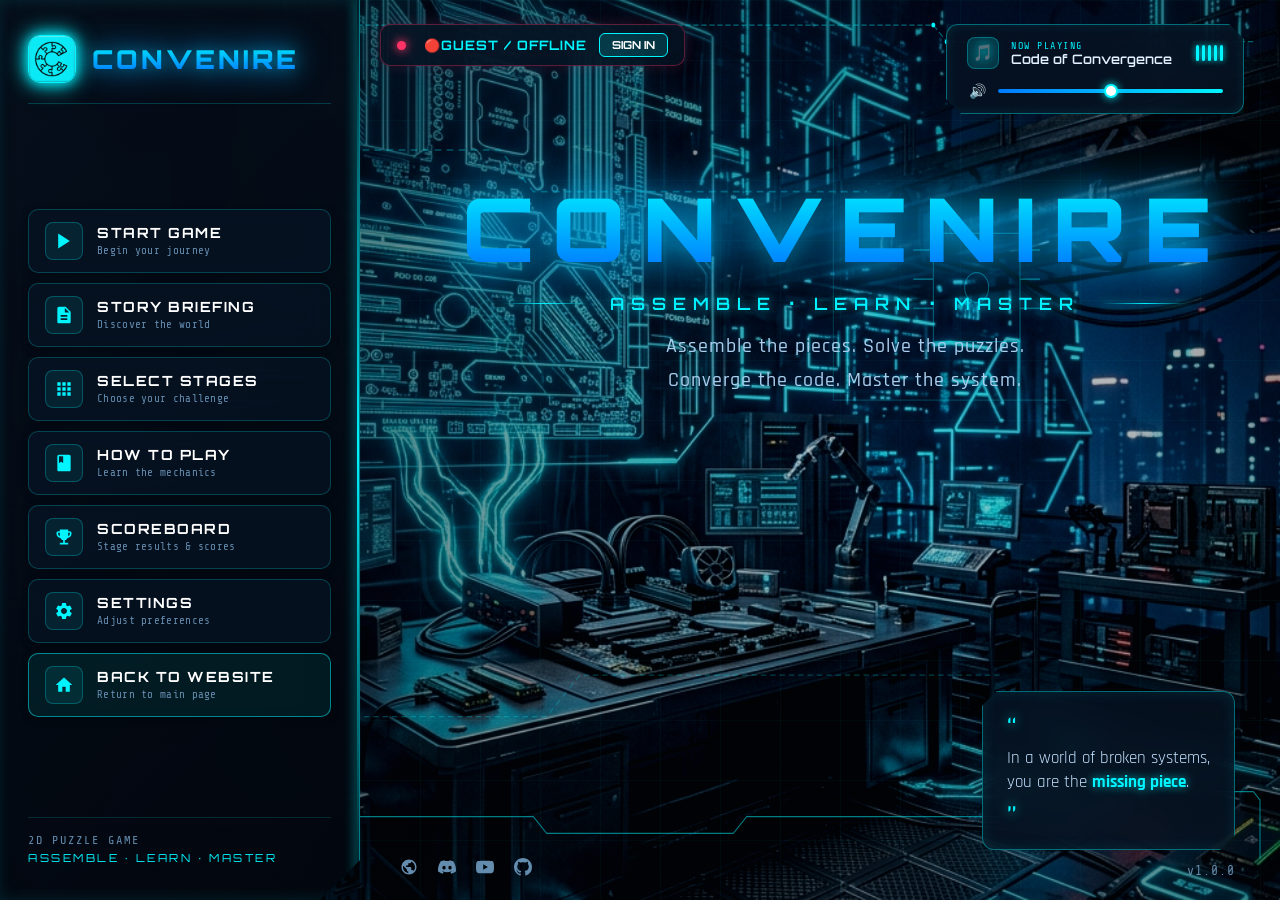
<file: game/stage2.html>
<!DOCTYPE html>
<html lang="en">

<head>
    <meta charset="UTF-8">
    <meta name="viewport" content="width=device-width, initial-scale=1.0">
    <title>CONVENIRE · Stage 2: PC Rear Panel</title>

    <!-- Google Fonts Preconnect & Cyber / HUD Typography -->
    <link rel="preconnect" href="https://fonts.googleapis.com">
    <link rel="preconnect" href="https://fonts.gstatic.com" crossorigin>
    <link
        href="https://fonts.googleapis.com/css2?family=Orbitron:wght@500;600;700;800;900&family=Rajdhani:wght@500;600;700&family=Outfit:wght@300;400;500;600;700&family=Share+Tech+Mono&display=swap"
        rel="stylesheet">

    <link rel="stylesheet" href="css/stage2.css?v=2.2">
</head>

<body class="game-active">
    <!-- Aura Gradient: Glacier Mist Background Container -->
    <div class="aura-bg">
        <div class="aura-layer-1" aria-hidden="true"></div>
        <div class="aura-layer-2" aria-hidden="true"></div>

        <!-- Content Wrapper -->
        <div class="main-content-wrapper">

            <!-- Victory particle explosion canvas -->
            <canvas id="victorySparksCanvas" class="victory-sparks-canvas"></canvas>


            <!-- Background Video -->
            <video id="gameplayVideo" class="gameplay-video" autoplay loop muted playsinline>
                <source src="video/stage2.mp4" type="video/mp4">
            </video>
            <div class="video-overlay"></div>

            <!-- Game Audio Elements -->
            <audio id="gameMusic" loop>
                <source src="audio/gameplay-music.mp3" type="audio/mpeg">
            </audio>
            <audio id="dragSound">
                <source src="audio/drag.mp3" type="audio/mpeg">
            </audio>
            <audio id="dropSound">
                <source src="audio/drop.mp3" type="audio/mpeg">
            </audio>
            <audio id="errorSound">
                <source src="audio/error.mp3" type="audio/mpeg">
            </audio>
            <audio id="clickSound">
                <source src="audio/click.mp3" type="audio/mpeg">
            </audio>
            <audio id="successSound">
                <source src="audio/victory.mp3" type="audio/mpeg">
            </audio>

            <!-- Main Cyber Game Container -->
            <div class="game-container" id="gameContainer">
                <div id="gamePanel" class="game-panel visible">

                    <!-- TOP CYBER HUD HEADER -->
                    <div class="game-header">
                        <div class="stage-title-wrap">
                            <span class="stage-badge">STAGE 02</span>
                            <span class="stage-title" id="stageName">PC Rear Panel Assembly</span>
                        </div>

                        <!-- Telemetry HUD & Timers -->
                        <div class="progress">
                            <!-- In-Game Technician Session Indicator -->
                            <div class="user-session-hud-pill" id="stageUserPill" title="Active Technician Session">
                                <span class="status-pulse-dot offline"></span>
                                <span class="user-hud-info"><span class="user-hud-name">LOADING...</span></span>
                            </div>

                            <div class="slot-counter" title="Connected Ports Counter">
                                <span class="counter-icon">🔌</span>
                                <span class="counter-label">PORTS:</span>
                                <span class="counter-val" id="placedCounter">0/10</span>
                            </div>
                            <div class="score-pill" title="Current Score">
                                <span class="score-icon">🏆</span>
                                <span id="scoreDisplay">0</span>
                            </div>
                            <div class="timer-pill" title="Time Remaining">
                                <span class="timer-icon">⏱</span>
                                <span class="timer" id="timerDisplay">01:10</span>
                            </div>
                        </div>
                    </div>

                    <!-- MAIN ASSEMBLY WORKSPACE -->
                    <div class="assembly-area">

                        <!-- LEFT PANEL: HARDWARE PERIPHERALS TRAY -->
                        <div class="left-panel-wrapper">
                            <div class="rack-header">
                                <span class="rack-title">⚡ PERIPHERAL CONNECTORS</span>
                                <span class="rack-hint">DRAG TO REAR PORT</span>
                            </div>
                            <div class="left-panel" id="componentContainer">

                                <div class="component" draggable="true" id="usb">
                                    <div class="comp-icon-box">
                                        <img src="images/usb.png" alt="Dual USB 2.0 Connectors">
                                    </div>
                                    <div class="comp-info">
                                        <span class="comp-name">USB 2.0 Ports</span>
                                        <span class="comp-spec">Dual Black • 480 Mbps I/O</span>
                                    </div>
                                    <span class="comp-tag">DATA</span>
                                </div>

                                <div class="component" draggable="true" id="hdmi">
                                    <div class="comp-icon-box">
                                        <img src="images/hdmi.png" alt="DVI / HDMI Video Connector">
                                    </div>
                                    <div class="comp-info">
                                        <span class="comp-name">DVI / HDMI Video</span>
                                        <span class="comp-spec">Digital Display Interface</span>
                                    </div>
                                    <span class="comp-tag">VIDEO</span>
                                </div>

                                <div class="component" draggable="true" id="ethernet">
                                    <div class="comp-icon-box">
                                        <img src="images/ethernet.png" alt="RJ-45 Gigabit Ethernet Connector">
                                    </div>
                                    <div class="comp-info">
                                        <span class="comp-name">Gigabit LAN Port</span>
                                        <span class="comp-spec">RJ-45 8P8C • 1000 Mbps</span>
                                    </div>
                                    <span class="comp-tag">NETWORK</span>
                                </div>

                                <div class="component" draggable="true" id="speaker">
                                    <div class="comp-icon-box">
                                        <img src="images/speaker.png" alt="3.5mm Speaker Audio Out">
                                    </div>
                                    <div class="comp-info">
                                        <span class="comp-name">Audio Line-Out</span>
                                        <span class="comp-spec">3.5mm Lime Green • Stereo</span>
                                    </div>
                                    <span class="comp-tag">AUDIO</span>
                                </div>

                                <div class="component" draggable="true" id="microphone">
                                    <div class="comp-icon-box">
                                        <img src="images/microphone.png" alt="3.5mm Microphone In">
                                    </div>
                                    <div class="comp-info">
                                        <span class="comp-name">Mic Audio-In</span>
                                        <span class="comp-spec">3.5mm Pink • Audio Capture</span>
                                    </div>
                                    <span class="comp-tag">AUDIO</span>
                                </div>

                                <div class="component" draggable="true" id="vga">
                                    <div class="comp-icon-box">
                                        <img src="images/vga.png" alt="DE-15 VGA Video Port">
                                    </div>
                                    <div class="comp-info">
                                        <span class="comp-name">VGA Video Port</span>
                                        <span class="comp-spec">15-Pin DE-15 • Analog RGB</span>
                                    </div>
                                    <span class="comp-tag">VIDEO</span>
                                </div>

                                <div class="component" draggable="true" id="parallel">
                                    <div class="comp-icon-box">
                                        <img src="images/parallel.png" alt="DB-25 Parallel LPT1 Port">
                                    </div>
                                    <div class="comp-info">
                                        <span class="comp-name">Parallel Port</span>
                                        <span class="comp-spec">25-Pin DB-25 • Printer Bus</span>
                                    </div>
                                    <span class="comp-tag">LEGACY</span>
                                </div>

                                <div class="component" draggable="true" id="keyboard">
                                    <div class="comp-icon-box">
                                        <img src="images/keyboard.png" alt="PS/2 Keyboard Connector">
                                    </div>
                                    <div class="comp-info">
                                        <span class="comp-name">PS/2 Keyboard</span>
                                        <span class="comp-spec">6-Pin Mini-DIN • Green</span>
                                    </div>
                                    <span class="comp-tag">INPUT</span>
                                </div>

                                <div class="component" draggable="true" id="mouse">
                                    <div class="comp-icon-box">
                                        <img src="images/mouse.png" alt="PS/2 Mouse Connector">
                                    </div>
                                    <div class="comp-info">
                                        <span class="comp-name">PS/2 Mouse</span>
                                        <span class="comp-spec">6-Pin Mini-DIN • Purple</span>
                                    </div>
                                    <span class="comp-tag">INPUT</span>
                                </div>

                                <div class="component" draggable="true" id="game">
                                    <div class="comp-icon-box">
                                        <img src="images/game.png" alt="DA-15 Game and MIDI Port">
                                    </div>
                                    <div class="comp-info">
                                        <span class="comp-name">Game / MIDI Port</span>
                                        <span class="comp-spec">15-Pin DA-15 • Joysticks</span>
                                    </div>
                                    <span class="comp-tag">LEGACY</span>
                                </div>
                            </div>
                        </div>

                        <!-- RIGHT: MOTHERBOARD REAR I/O BACK PANEL MAP -->
                        <div class="board-wrapper">
                            <div class="board-frame-header">
                                <span class="pcb-meta-tag">REAR I/O SHIELD // ATX BACK PANEL MAP</span>
                                <span class="pcb-status-tag" id="chassisStatus">STATUS: AWAITING I/O CABLES</span>
                            </div>

                            <div class="board" id="ioBoard">
                                <!-- Cyber Corner Reticles -->
                                <div class="hud-corner top-left"></div>
                                <div class="hud-corner top-right"></div>
                                <div class="hud-corner bottom-left"></div>
                                <div class="hud-corner bottom-right"></div>

                                <img src="images/bp.png" class="board-img" alt="Motherboard Rear I/O Back Panel Shield">

                                <!-- Exact 10 Physical Port Drop Target Sockets -->
                                <div class="drop-zone" data-accept="keyboard"
                                    style="top: 6.2%; left: 31.0%; width: 11.2%; height: 7.5%; border-radius: 50%;">
                                </div>
                                <div class="drop-zone" data-accept="mouse"
                                    style="top: 6.2%; left: 55.0%; width: 11.2%; height: 7.5%; border-radius: 50%;">
                                </div>
                                <div class="drop-zone" data-accept="usb"
                                    style="top: 17.1%; left: 30.0%; width: 14.0%; height: 8.8%;"></div>
                                <div class="drop-zone" data-accept="hdmi"
                                    style="top: 28.8%; left: 28.5%; width: 8.8%; height: 20.5%;"></div>
                                <div class="drop-zone" data-accept="parallel"
                                    style="top: 16.1%; left: 55.7%; width: 9.7%; height: 30.3%;"></div>
                                <div class="drop-zone" data-accept="vga"
                                    style="top: 51.8%; left: 29.3%; width: 8.8%; height: 17.1%;"></div>
                                <div class="drop-zone" data-accept="game"
                                    style="top: 47.4%; left: 56.0%; width: 9.1%; height: 18.6%;"></div>
                                <div class="drop-zone" data-accept="ethernet"
                                    style="top: 72.8%; left: 50.6%; width: 14.4%; height: 9.0%;"></div>
                                <div class="drop-zone" data-accept="microphone"
                                    style="top: 86.5%; left: 36.3%; width: 7.2%; height: 4.8%; border-radius: 50%;">
                                </div>
                                <div class="drop-zone" data-accept="speaker"
                                    style="top: 86.5%; left: 45%; width: 7.2%; height: 4.8%; border-radius: 50%;"></div>
                            </div>
                        </div>
                    </div>

                    <!-- CYBER HUD SYSTEM LOG MESSAGE -->
                    <div class="message-container">
                        <div class="terminal-badge">
                            <span class="terminal-led"></span>
                            <span class="terminal-tag">SYS_TERMINAL</span>
                        </div>
                        <div class="message-area" id="gameMessage">Connect all 10 hardware peripheral cables to the rear
                            panel and initiate power.</div>
                    </div>

                    <!-- ULTRA-PREMIUM CYBER COMMAND DECK (BOTTOM NAVIGATION) -->
                    <div class="cyber-nav-deck" id="navDeck">
                        <!-- Top Glowing Power Rail Accent -->
                        <div class="nav-energy-rail"></div>

                        <!-- Left Control Cluster -->
                        <div class="nav-buttons-group left">
                            <button id="backToMenuBtn" class="cyber-btn btn-back" title="Return to Main Menu [ESC]">
                                <span class="btn-icon">⮜</span>
                                <span class="btn-text-wrap">
                                    <span class="btn-title">MENU</span>
                                    <span class="btn-shortcut">ESC</span>
                                </span>
                            </button>

                            <button id="storyBriefBtn" class="cyber-btn btn-story" title="View Story Briefing [S]">
                                <span class="btn-icon">📖</span>
                                <span class="btn-text-wrap">
                                    <span class="btn-title">STORY</span>
                                    <span class="btn-shortcut">LORE</span>
                                </span>
                            </button>
                        </div>

                        <!-- Center Hero Power Reactor Switch -->
                        <div class="nav-power-center">
                            <button id="powerBtn" class="cyber-power-switch"
                                title="Initiate Rear Panel Power Test [SPACE]">
                                <div class="reactor-core">
                                    <div class="reactor-ring"></div>
                                    <div class="reactor-sparks"></div>
                                    <span class="power-glyph">⏻</span>
                                </div>
                                <div class="power-label-group">
                                    <span class="power-main-label">POWER</span>
                                    <span class="power-sub-label" id="powerStatusLabel">BOOT PC</span>
                                </div>
                                <div class="power-glow-aura"></div>
                            </button>
                        </div>

                        <!-- Right Control Cluster -->
                        <div class="nav-buttons-group right">
                            <button id="resetStageBtn" class="cyber-btn btn-reset"
                                title="Reset Back Panel Placement [R]">
                                <span class="btn-icon rotate-hover">↺</span>
                                <span class="btn-text-wrap">
                                    <span class="btn-title">RESET</span>
                                    <span class="btn-shortcut">RETRY</span>
                                </span>
                            </button>

                            <button id="nextStageBtn" class="cyber-btn btn-next" title="Proceed to Stage 3 [ENTER]">
                                <span class="btn-text-wrap">
                                    <span class="btn-title">STAGE 03</span>
                                    <span class="btn-shortcut" id="nextStageBadge">LOCKED</span>
                                </span>
                                <span class="btn-icon btn-arrow-pulse">➔</span>
                                <div class="btn-shine"></div>
                            </button>
                        </div>
                    </div>
                </div>
            </div>

            <!-- Custom Cyber Alert Modal -->
            <div class="custom-alert" id="alertBox">
                <div class="custom-alert-box">
                    <div class="alert-icon-ring" id="alertIconRing">⚡</div>
                    <h2 id="alertTitle">SYSTEM ALERT</h2>
                    <p id="alertMsg">Message goes here</p>
                    <button class="alert-confirm-btn" onclick="closeAlert()">ACKNOWLEDGE</button>
                </div>
            </div>

            <!-- Custom Cyber Confirm Modal (In-Game Confirmation) -->
            <div class="custom-alert" id="confirmModalBox">
                <div class="custom-alert-box confirm-box">
                    <div class="alert-icon-ring" id="confirmIconRing"
                        style="border-color: #ff3366; color: #ff3366; text-shadow: 0 0 10px #ff3366;">⚠️</div>
                    <h2 id="confirmTitle" style="color: #ff3366;">LOG OUT CONFIRMATION</h2>
                    <p id="confirmMsg">Logged in as Player. Would you like to Log Out?</p>
                    <div class="confirm-btn-row">
                        <button class="confirm-action-btn" id="confirmOkBtn">LOG OUT</button>
                        <button class="confirm-cancel-btn" id="confirmCancelBtn">CANCEL</button>
                    </div>
                </div>
            </div>

        </div><!-- End content wrapper -->
    </div><!-- End aura-bg -->

    <!-- Engines & Scripts -->
    <script src="javascript/authEngine.js?v=20261011_bonus4"></script>
    <script src="javascript/storyEngine.js?v=2.2"></script>
    <script src="javascript/tutorialEngine.js?v=2.2"></script>
    <script src="javascript/cyberVideoEngine.js?v=2.2"></script>
    <script src="javascript/stage2.js?v=20261011b"></script>
</body>

</html>
</file>
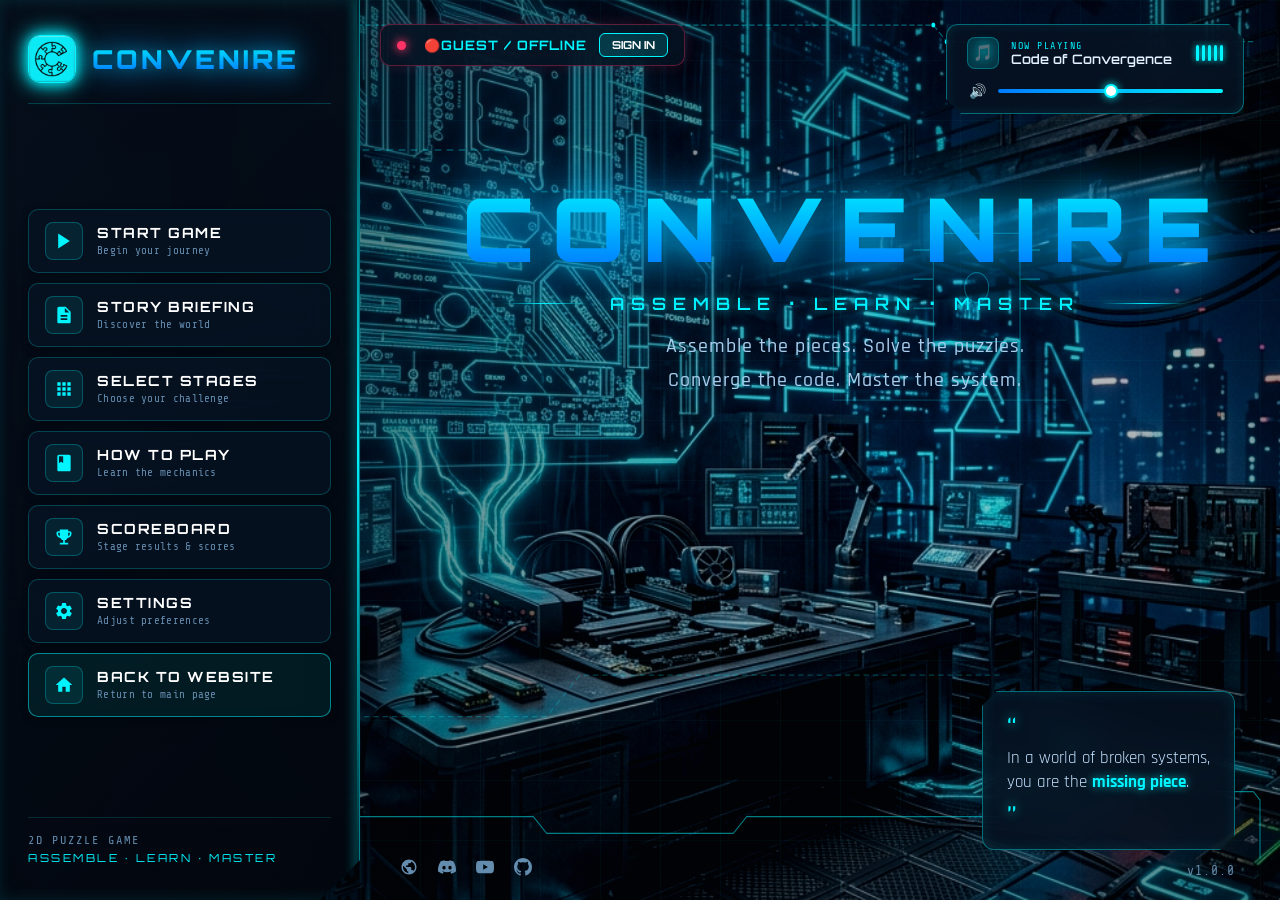
<file: game/teacher-dashboard.html>
<!DOCTYPE html>
<html lang="en">

<head>
    <meta charset="UTF-8">
    <meta name="viewport" content="width=device-width, initial-scale=1.0">
    <title>CONVENIRE · Teacher Dashboard</title>
    <meta name="description" content="Teacher Dashboard — Monitor student play activity and scores for CONVENIRE.">

    <link rel="preconnect" href="https://fonts.googleapis.com">
    <link rel="preconnect" href="https://fonts.gstatic.com" crossorigin>
    <link
        href="https://fonts.googleapis.com/css2?family=Orbitron:wght@400;600;700;800;900&family=Rajdhani:wght@500;600;700&family=Share+Tech+Mono&display=swap"
        rel="stylesheet">

    <link rel="stylesheet" href="css/teacher-dashboard.css">
</head>

<body class="game-active">

    <video id="gameplayVideo" class="gameplay-video" autoplay loop muted playsinline>
        <source src="video/vidzzzz.mp4" type="video/mp4">
    </video>
    <div class="video-overlay"></div>

    <div class="td-container">

        <div class="td-panel">

            <!-- Header -->
            <div class="td-header">
                <div class="td-header-left">
                    <span class="td-page-label">NCII · SYSTEMS SERVICING TRAINER</span>
                    <span class="td-title">📊 TEACHER DASHBOARD</span>
                </div>
                <div class="td-header-right">
                    <span class="td-admin-tag" id="tdAdminName">TEACHER</span>
                </div>
            </div>

            <!-- Summary -->
            <div class="td-summary-bar">
                <div class="td-summary-item">
                    <span class="td-summary-num" id="tdStatSessions">0</span>
                    <span class="td-summary-label">SESSIONS LOGGED</span>
                </div>
                <div class="td-summary-item">
                    <span class="td-summary-num" id="tdStatStudents">0</span>
                    <span class="td-summary-label">STUDENTS PLAYED</span>
                </div>
                <div class="td-summary-item">
                    <span class="td-summary-num" id="tdStatAvgScore">—</span>
                    <span class="td-summary-label">AVERAGE SCORE</span>
                </div>
            </div>

            <!-- Search -->
            <div class="td-search-bar">
                <svg viewBox="0 0 24 24">
                    <path
                        d="M15.5 14h-.79l-.28-.27C15.41 12.59 16 11.11 16 9.5 16 5.91 13.09 3 9.5 3S3 5.91 3 9.5 5.91 16 9.5 16c1.61 0 3.09-.59 4.23-1.57l.27.28v.79l5 4.99L20.49 19l-4.99-5zm-6 0C7.01 14 5 11.99 5 9.5S7.01 5 9.5 5 14 7.01 14 9.5 11.99 14 9.5 14z" />
                </svg>
                <input type="text" id="tdSearch" placeholder="Search student name..." autocomplete="off">
            </div>

            <!-- Activity Table -->
            <div class="td-table-wrapper">
                <table class="td-table" id="tdTable">
                    <thead>
                        <tr>
                            <th class="sortable" data-sort="studentId">STUDENT ID <span class="td-sort-icon">⇅</span></th>
                            <th class="sortable" data-sort="name">STUDENT NAME <span class="td-sort-icon">⇅</span></th>
                            <th class="sortable" data-sort="section">SECTION <span class="td-sort-icon">⇅</span></th>
                            <th class="sortable" data-sort="stage1">STAGE 1 (100) <span class="td-sort-icon">⇅</span></th>
                            <th class="sortable" data-sort="stage2">STAGE 2 (100) <span class="td-sort-icon">⇅</span></th>
                            <th class="sortable" data-sort="stage3">STAGE 3 (100) <span class="td-sort-icon">⇅</span></th>
                            <th class="sortable" data-sort="bonus">BONUS QUIZ (50) <span class="td-sort-icon">⇅</span></th>
                            <th class="sortable" data-sort="total">TOTAL (350) <span class="td-sort-icon">⇅</span></th>
                        </tr>
                    </thead>
                    <tbody id="tdTableBody">
                        <tr class="td-loading-row">
                            <td colspan="8">LOADING STUDENT RECORDS...</td>
                        </tr>
                    </tbody>
                </table>
            </div>

            <!-- Footer Actions -->
            <div class="footer-actions">
                <button id="backToMenuBtn">⬅ BACK</button>
                <button id="tdRefreshBtn" class="reset-btn">⊘ RESET RECORDS</button>
                <button id="tdLogoutBtn" class="power-btn">⏻ SIGN OUT</button>
            </div>

        </div>
    </div>

    <script src="javascript/authEngine.js?v=20261011_bonus4"></script>
    <script src="javascript/cyberVideoEngine.js?v=20261002b"></script>
    <script src="javascript/teacher-dashboard.js?v=20261011_bonus4"></script>
</body>

</html>
</file>
<file: game/css/style.css>
/* CONVENIRE - Ultra-Premium Sci-Fi Cyberpunk UI Design System */

* {
    box-sizing: border-box;
    margin: 0;
    padding: 0;
    user-select: none;
}

/* Utility: hide elements toggled by JavaScript */
.hidden {
    display: none !important;
}

:root {
    --cyan-primary: #00f5ff;
    --cyan-glow: rgba(0, 245, 255, 0.75);
    --blue-accent: #007bff;
    --blue-glow: rgba(0, 123, 255, 0.5);
    --bg-dark: #02060e;
    --panel-bg: rgba(6, 16, 30, 0.88);
    --border-cyan: rgba(0, 245, 255, 0.4);
    --text-muted: #648cae;
    --text-bright: #e2f1ff;
    --font-heading: 'Orbitron', system-ui, sans-serif;
    --font-body: 'Rajdhani', system-ui, sans-serif;
    --font-mono: 'Share Tech Mono', monospace;
}

body,
html {
    width: 100vw;
    min-height: 100vh;
    background-color: #100e0b !important;
    font-family: var(--font-body);
    color: var(--text-bright);
}

/* Phantom Arc - Aura Gradient Background System */
.aura-bg {
    position: relative;
    overflow: hidden;
    min-height: 100vh;
    width: 100%;
    /* NO background-color - layers blend against body */
}

/* Layer 1 - screen */
.aura-layer-1 {
    position: absolute;
    inset: 0;
    background: radial-gradient(ellipse 120% 145% at 50% -50%, rgba(0, 0, 0, 0) 60%, rgb(12, 24, 210) 78%, rgba(0, 0, 0, 0) 85%);
    mix-blend-mode: screen;
    filter: blur(72px);
    transform: translateZ(0);
    will-change: transform;
    pointer-events: none;
    z-index: 0;
}

/* Layer 2 - screen */
.aura-layer-2 {
    position: absolute;
    inset: 0;
    background: radial-gradient(ellipse 120% 145% at 50% -50%, rgba(0, 0, 0, 0) 55%, rgba(12, 24, 210, 0.4) 80%, rgba(0, 0, 0, 0) 100%);
    mix-blend-mode: screen;
    filter: blur(252px);
    opacity: 0.9;
    transform: translateZ(0);
    will-change: transform;
    pointer-events: none;
    z-index: 0;
}

/* Layer 3 - lighten */
.aura-layer-3 {
    position: absolute;
    inset: 0;
    background: radial-gradient(ellipse 120% 145% at 50% -50%, rgba(0, 0, 0, 0) 83.5%, #c8a8a6 84.5%, rgba(0, 0, 0, 0) 85.5%);
    mix-blend-mode: lighten;
    filter: blur(72px);
    opacity: 0.8;
    transform: translateZ(0);
    will-change: transform;
    pointer-events: none;
    z-index: 0;
}

@media (max-width: 768px) {
    .aura-layer-1 {
        filter: blur(50px);
    }

    .aura-layer-2 {
        filter: blur(175px);
    }

    .aura-layer-3 {
        filter: blur(50px);
    }
}

/* PREMIUM FUTURISTIC 3D BACKGROUND LAYER */
.premium-background-container {
    position: fixed;
    inset: 0;
    z-index: -5;
    overflow: hidden;
}

.premium-bg-image {
    position: absolute;
    inset: 0;
    width: 100%;
    height: 100%;
    background-image: url('../images/cyber_hardware_bg.png'), url('../images/premium_bg.png');
    background-size: cover;
    background-position: center center;
    background-repeat: no-repeat;
    filter: brightness(0.92) contrast(1.15) saturate(1.1);
    transform: scale(1.04);
    animation: slowZoom 30s ease-in-out infinite alternate;
}

.bg-fallback-img {
    width: 100%;
    height: 100%;
    object-fit: cover;
    display: block;
}

@keyframes slowZoom {
    0% {
        transform: scale(1.03);
    }

    100% {
        transform: scale(1.12);
    }
}

.background-video-ambient {
    position: absolute;
    inset: 0;
    width: 100%;
    height: 100%;
    object-fit: cover;
    mix-blend-mode: screen;
    opacity: 0.55;
    z-index: -1;
    filter: contrast(1.1) brightness(1.05);
}

.video-overlay {
    position: absolute;
    inset: 0;
    background: radial-gradient(circle at 70% 50%, rgba(3, 10, 20, 0.15) 0%, rgba(1, 4, 10, 0.75) 100%);
    z-index: 0;
}

.cyber-grid-overlay {
    position: absolute;
    inset: 0;
    background-image:
        linear-gradient(rgba(0, 245, 255, 0.03) 1px, transparent 1px),
        linear-gradient(90deg, rgba(0, 245, 255, 0.03) 1px, transparent 1px);
    background-size: 60px 60px;
    pointer-events: none;
    z-index: 1;
}

/* MOTHERBOARD CIRCUIT TRACES & TELEMETRY DESIGN */
.motherboard-traces-svg {
    position: absolute;
    inset: 0;
    width: 100%;
    height: 100%;
    pointer-events: none;
    z-index: 2;
}

.path-animated-1 {
    animation: traceDash 12s linear infinite;
}

.path-animated-2 {
    animation: traceDash 16s linear infinite reverse;
}

@keyframes traceDash {
    0% {
        stroke-dashoffset: 200;
    }

    100% {
        stroke-dashoffset: 0;
    }
}

.motherboard-telemetry {
    position: absolute;
    inset: 0;
    pointer-events: none;
    z-index: 3;
    font-family: var(--font-mono);
}

.telemetry-item {
    position: absolute;
    display: flex;
    flex-direction: column;
    gap: 2px;
    background: rgba(4, 12, 22, 0.65);
    border: 1px solid rgba(0, 245, 255, 0.2);
    border-radius: 6px;
    padding: 6px 12px;
    backdrop-filter: blur(8px);
}

.item-top-right {
    top: 90px;
    right: 320px;
}

.item-bottom-mid {
    bottom: 80px;
    left: 420px;
}

.telemetry-label {
    font-size: 9px;
    color: var(--cyan-primary);
    letter-spacing: 1.5px;
    opacity: 0.8;
}

.telemetry-val {
    font-size: 11px;
    color: #ffffff;
    letter-spacing: 1px;
    text-shadow: 0 0 6px var(--cyan-glow);
}

/* SVG HUD FRAME WIREFRAME OVERLAY */
.hud-frame-svg {
    position: fixed;
    inset: 0;
    width: 100vw;
    height: 100vh;
    pointer-events: none;
    z-index: 10;
}

.hidden {
    display: none !important;
}

/* TOP RIGHT AUDIO PLAYER WIDGET */
.audio-widget {
    position: fixed;
    top: 24px;
    right: 36px;
    z-index: 100;
    display: flex;
    flex-direction: column;
    gap: 8px;
    background: rgba(6, 18, 34, 0.85);
    border: 1px solid var(--border-cyan);
    border-radius: 12px;
    padding: 12px 20px;
    backdrop-filter: blur(20px);
    box-shadow: 0 0 25px rgba(0, 245, 255, 0.2), inset 0 0 12px rgba(0, 245, 255, 0.1);
    clip-path: polygon(0 0, calc(100% - 15px) 0, 100% 15px, 100% 100%, 15px 100%, 0 calc(100% - 15px));
}

.audio-info {
    display: flex;
    align-items: center;
    gap: 12px;
}

.audio-icon-badge {
    width: 32px;
    height: 32px;
    border-radius: 8px;
    background: rgba(0, 245, 255, 0.15);
    border: 1px solid rgba(0, 245, 255, 0.3);
    display: flex;
    align-items: center;
    justify-content: center;
}

.audio-icon {
    font-size: 16px;
    color: var(--cyan-primary);
    filter: drop-shadow(0 0 6px var(--cyan-primary));
}

.audio-meta {
    display: flex;
    flex-direction: column;
}

.audio-status {
    font-family: var(--font-mono);
    font-size: 10px;
    color: var(--cyan-primary);
    letter-spacing: 1.5px;
}

.audio-title {
    font-family: var(--font-heading);
    font-size: 13px;
    font-weight: 600;
    color: var(--text-bright);
}

/* Equalizer Animated Bars */
.equalizer-bars {
    display: flex;
    align-items: flex-end;
    gap: 3px;
    height: 16px;
    margin-left: 12px;
}

.eq-bar {
    width: 3px;
    height: 100%;
    background: var(--cyan-primary);
    box-shadow: 0 0 6px var(--cyan-primary);
    border-radius: 2px;
    animation: eqPulse 1.2s infinite ease-in-out alternate;
}

.eq-bar:nth-child(1) {
    animation-delay: 0.1s;
}

.eq-bar:nth-child(2) {
    animation-delay: 0.3s;
}

.eq-bar:nth-child(3) {
    animation-delay: 0.5s;
}

.eq-bar:nth-child(4) {
    animation-delay: 0.2s;
}

.eq-bar:nth-child(5) {
    animation-delay: 0.4s;
}

@keyframes eqPulse {
    0% {
        height: 20%;
    }

    100% {
        height: 100%;
    }
}

.audio-controls {
    display: flex;
    align-items: center;
    gap: 10px;
    margin-top: 4px;
}

.widget-mute-btn {
    background: transparent;
    border: none;
    color: var(--cyan-primary);
    font-size: 14px;
    cursor: pointer;
    padding: 2px;
    box-shadow: none !important;
}

.widget-volume-slider {
    flex: 1;
    height: 4px;
    -webkit-appearance: none;
    appearance: none;
    background: linear-gradient(90deg, var(--blue-accent), var(--cyan-primary));
    border-radius: 4px;
    outline: none;
}

.widget-volume-slider::-webkit-slider-thumb {
    -webkit-appearance: none;
    width: 14px;
    height: 14px;
    border-radius: 50%;
    background: #ffffff;
    border: 2px solid var(--cyan-primary);
    box-shadow: 0 0 8px var(--cyan-primary);
    cursor: pointer;
}

/* MAIN GAME CONTAINER */
.game-container {
    width: 100vw;
    height: 100vh;
    position: relative;
    z-index: 20;
}

.main-menu-wrapper {
    width: 100%;
    height: 100%;
    display: flex;
}

/* LEFT CYBERPUNK NAVIGATION SIDEBAR */
.cyber-sidebar {
    position: fixed;
    top: 0;
    left: 0;
    bottom: 0;
    width: 360px;
    background: linear-gradient(135deg, rgba(5, 14, 26, 0.94) 0%, rgba(2, 6, 14, 0.97) 100%);
    border-right: 1px solid var(--border-cyan);
    backdrop-filter: blur(24px);
    z-index: 100;
    padding: 35px 28px;
    display: flex;
    flex-direction: column;
    justify-content: space-between;
    box-shadow: 10px 0 35px rgba(0, 0, 0, 0.8), inset -2px 0 15px rgba(0, 245, 255, 0.12);
    clip-path: polygon(0 0, 100% 0, 100% calc(100% - 40px), calc(100% - 40px) 100%, 0 100%);
}

.sidebar-border-line {
    position: absolute;
    top: 0;
    right: 0;
    width: 2px;
    height: 100%;
    background: linear-gradient(180deg, transparent, var(--cyan-primary), transparent);
    box-shadow: 0 0 12px var(--cyan-primary);
}

/* LOGO HEADER */
.sidebar-logo {
    display: flex;
    align-items: center;
    gap: 16px;
    margin-bottom: 25px;
    padding-bottom: 20px;
    border-bottom: 1px solid rgba(0, 245, 255, 0.2);
}

.logo-icon-box {
    width: 48px;
    height: 48px;
    filter: drop-shadow(0 0 10px var(--cyan-primary));
    display: flex;
    align-items: center;
    justify-content: center;
}

.logo-img {
    width: 100%;
    height: 100%;
    object-fit: cover;
    border-radius: 12px;
    border: 1.5px solid var(--cyan-primary);
    box-shadow: 0 0 12px var(--cyan-glow);
    transition: transform 0.3s ease, box-shadow 0.3s ease;
}

.sidebar-logo:hover .logo-img {
    transform: scale(1.08) rotate(3deg);
    box-shadow: 0 0 20px var(--cyan-primary);
}

.logo-title {
    font-family: var(--font-heading);
    font-size: 26px;
    font-weight: 900;
    letter-spacing: 3px;
    background: linear-gradient(180deg, #00f2fe 0%, #0072ff 100%);
    -webkit-background-clip: text;
    background-clip: text;
    -webkit-text-fill-color: transparent;
    filter: drop-shadow(0 0 16px rgba(0, 114, 255, 0.7)) drop-shadow(0 0 8px rgba(0, 242, 254, 0.5));
}

/* ===================================================
   COHESIVE CYBER NAVIGATION MENU BUTTONS (NO GLOW)
   =================================================== */
.menu-buttons {
    display: flex;
    flex-direction: column;
    gap: 10px;
    width: 100%;
}

.menu-btn {
    display: flex;
    align-items: center;
    gap: 14px;
    width: 100%;
    padding: 12px 16px;
    background: rgba(8, 20, 38, 0.7);
    border: 1.5px solid rgba(0, 245, 255, 0.22);
    border-radius: 10px;
    color: var(--text-muted);
    cursor: pointer;
    transition: all 0.2s cubic-bezier(0.2, 0.8, 0.2, 1);
    text-align: left;
    position: relative;
    overflow: hidden;
    backdrop-filter: blur(10px);
    box-shadow: 0 2px 8px rgba(0, 0, 0, 0.3) !important;
    text-shadow: none !important;
    text-decoration: none;
}

.menu-btn::before {
    content: '';
    position: absolute;
    top: 0;
    left: 0;
    width: 3.5px;
    height: 100%;
    background: var(--cyan-primary);
    opacity: 0;
    transition: opacity 0.2s ease;
}

.menu-btn:hover {
    background: rgba(0, 245, 255, 0.12);
    border-color: rgba(0, 245, 255, 0.6);
    color: #ffffff;
    transform: translateX(6px);
    box-shadow: 0 2px 10px rgba(0, 0, 0, 0.4) !important;
}

.menu-btn:hover::before {
    opacity: 1;
}

.menu-btn:hover .btn-icon-wrapper {
    border-color: var(--cyan-primary);
    transform: scale(1.04);
}

.menu-btn:hover .btn-sub {
    color: var(--cyan-primary);
}

/* UNIFIED ACTIVE STATE (NO GLOW) */
.menu-btn.active {
    background: rgba(0, 245, 255, 0.18);
    border-color: var(--cyan-primary);
    color: #ffffff;
    box-shadow: 0 2px 10px rgba(0, 0, 0, 0.4) !important;
    text-shadow: none !important;
}

.menu-btn.active::before {
    opacity: 1;
    width: 4px;
}

.menu-btn.active .btn-icon-wrapper {
    background: var(--cyan-primary);
    color: #000000;
    border-color: #ffffff;
    box-shadow: none !important;
}

.menu-btn.active .btn-title {
    color: #ffffff;
    text-shadow: none !important;
}

.menu-btn.active .btn-sub {
    color: #a5f3fc;
    text-shadow: none !important;
}

/* COHESIVE BUTTON COMPONENT ELEMENTS */
.btn-icon-wrapper {
    width: 38px;
    height: 38px;
    border-radius: 8px;
    background: rgba(0, 245, 255, 0.08);
    border: 1px solid rgba(0, 245, 255, 0.25);
    display: flex;
    align-items: center;
    justify-content: center;
    font-size: 16px;
    color: var(--cyan-primary);
    flex-shrink: 0;
    transition: all 0.2s ease;
    box-shadow: none !important;
}

.btn-svg-icon {
    width: 20px;
    height: 20px;
    fill: currentColor;
    filter: none !important;
}

.btn-text {
    display: flex;
    flex-direction: column;
}

.btn-title {
    font-family: var(--font-heading);
    font-size: 14px;
    font-weight: 700;
    letter-spacing: 1.5px;
    color: #ffffff;
    line-height: 1.2;
    text-shadow: none !important;
}

.btn-sub {
    font-family: var(--font-mono);
    font-size: 11px;
    color: var(--text-muted);
    margin-top: 2px;
    letter-spacing: 0.3px;
    line-height: 1.2;
    text-shadow: none !important;
}

/* SIDEBAR FOOTER */
.sidebar-footer {
    margin-top: 20px;
    padding-top: 15px;
    border-top: 1px solid rgba(0, 245, 255, 0.15);
}

.sidebar-tag {
    font-family: var(--font-mono);
    font-size: 12px;
    color: var(--text-muted);
    letter-spacing: 2px;
}

.sidebar-motto {
    font-family: var(--font-heading);
    font-size: 11px;
    color: var(--cyan-primary);
    letter-spacing: 2.5px;
    margin-top: 4px;
}

/* HERO SHOWCASE AREA */
.hero-showcase {
    margin-left: 360px;
    width: calc(100vw - 360px);
    height: 100vh;
    display: flex;
    flex-direction: column;
    align-items: center;
    justify-content: flex-start;
    position: relative;
    padding-top: 180px;
    padding-left: 50px;
    text-align: center;
}

.hero-header {
    z-index: 10;
    display: flex;
    flex-direction: column;
    align-items: center;
}

.main-title {
    font-family: var(--font-heading);
    font-size: 88px;
    font-weight: 900;
    letter-spacing: 18px;
    background: linear-gradient(180deg, #00f2fe 0%, #0072ff 100%);
    -webkit-background-clip: text;
    background-clip: text;
    -webkit-text-fill-color: transparent;
    filter: drop-shadow(0 0 30px rgba(0, 114, 255, 0.75)) drop-shadow(0 0 15px rgba(0, 242, 254, 0.65));
    margin: 0;
    line-height: 1.1;
}

.title-divider {
    display: flex;
    align-items: center;
    justify-content: center;
    gap: 20px;
    margin: 16px 0 14px;
}

.divider-line {
    width: 90px;
    height: 1.5px;
    background: linear-gradient(90deg, transparent, var(--cyan-primary), transparent);
    box-shadow: 0 0 10px var(--cyan-primary);
}

.subtitle-text {
    font-family: var(--font-heading);
    font-size: 17px;
    font-weight: 600;
    letter-spacing: 7px;
    color: var(--cyan-primary);
    text-shadow: 0 0 12px var(--cyan-glow);
}

.tagline-container p {
    font-family: var(--font-body);
    font-size: 20px;
    font-weight: 500;
    color: #a8cded;
    line-height: 1.6;
    letter-spacing: 1px;
    margin: 2px 0;
}

/* CYBER OPERATOR / ACTIVE PLAYER HERO DISPLAY */
.hero-player-badge {
    margin-top: 25px;
    display: inline-flex;
    flex-direction: column;
    align-items: center;
    gap: 6px;
    padding: 10px 28px;
    background: rgba(6, 20, 38, 0.85);
    border: 1px solid var(--border-cyan);
    border-radius: 30px;
    backdrop-filter: blur(16px);
    box-shadow: 0 0 25px rgba(0, 245, 255, 0.25), inset 0 0 15px rgba(0, 245, 255, 0.1);
    transition: all 0.3s ease;
    animation: badgeGlowPulse 3s ease-in-out infinite alternate;
}

@keyframes badgeGlowPulse {
    0% {
        box-shadow: 0 0 15px rgba(0, 245, 255, 0.2), inset 0 0 10px rgba(0, 245, 255, 0.08);
        border-color: rgba(0, 245, 255, 0.4);
    }

    100% {
        box-shadow: 0 0 30px rgba(0, 245, 255, 0.45), inset 0 0 20px rgba(0, 245, 255, 0.2);
        border-color: rgba(0, 245, 255, 0.8);
    }
}

.hero-player-tag {
    font-family: var(--font-heading);
    font-size: 11px;
    letter-spacing: 3px;
    color: var(--cyan-primary);
    opacity: 0.9;
    font-weight: 700;
    text-transform: uppercase;
}

.hero-player-info {
    display: flex;
    align-items: center;
    gap: 10px;
}

.hero-player-icon {
    font-size: 16px;
    filter: drop-shadow(0 0 8px var(--cyan-primary));
}

.hero-player-name {
    font-family: var(--font-heading);
    font-size: 18px;
    font-weight: 800;
    letter-spacing: 2px;
    color: #ffffff;
    text-shadow: 0 0 14px var(--cyan-glow);
}

/* BOTTOM RIGHT QUOTE BOX */
.quote-box {
    position: fixed;
    bottom: 50px;
    right: 45px;
    z-index: 90;
    background: rgba(6, 18, 34, 0.85);
    border: 1px solid var(--border-cyan);
    border-radius: 12px;
    padding: 18px 24px;
    max-width: 380px;
    backdrop-filter: blur(16px);
    box-shadow: 0 0 30px rgba(0, 0, 0, 0.7), inset 0 0 15px rgba(0, 245, 255, 0.1);
    clip-path: polygon(15px 0, 100% 0, 100% calc(100% - 15px), calc(100% - 15px) 100%, 0 100%, 0 15px);
}

.quote-mark,
.quote-mark-end {
    font-family: var(--font-heading);
    font-size: 26px;
    color: var(--cyan-primary);
    filter: drop-shadow(0 0 6px var(--cyan-primary));
}

.quote-text {
    font-family: var(--font-body);
    font-size: 17px;
    color: #c4e2ff;
    line-height: 1.45;
    margin: 4px 0;
}

.highlight-cyan {
    color: var(--cyan-primary);
    font-weight: 700;
    text-shadow: 0 0 10px var(--cyan-glow);
}

/* CYBER FOOTER */
.cyber-footer {
    position: fixed;
    bottom: 18px;
    left: 400px;
    right: 45px;
    display: flex;
    justify-content: space-between;
    align-items: center;
    z-index: 90;
}

.social-links {
    display: flex;
    gap: 20px;
}

.social-icon {
    font-size: 18px;
    color: var(--text-muted);
    text-decoration: none;
    transition: all 0.2s ease;
}

.social-icon:hover {
    color: var(--cyan-primary);
    filter: drop-shadow(0 0 10px var(--cyan-primary));
    transform: translateY(-2px);
}

.version-tag {
    font-family: var(--font-mono);
    font-size: 13px;
    color: var(--text-muted);
    letter-spacing: 1px;
}

/* MODALS & OVERLAY PANELS */
.settings-panel,
.stage-panel,
.instructions-panel {
    position: fixed;
    inset: 0;
    z-index: 200;
    display: flex;
    justify-content: center;
    align-items: center;
    background: rgba(2, 6, 14, 0.88);
    backdrop-filter: blur(18px);
}

.modal-cyber-frame {
    background: linear-gradient(145deg, rgba(8, 22, 42, 0.95), rgba(3, 10, 20, 0.98));
    border: 2px solid var(--cyan-primary);
    border-radius: 20px;
    box-shadow: 0 0 50px rgba(0, 245, 255, 0.45), inset 0 0 25px rgba(0, 123, 255, 0.3);
    padding: 35px 45px;
    width: 90%;
    max-width: 650px;
    display: flex;
    flex-direction: column;
    align-items: center;
    animation: modalPop 0.35s cubic-bezier(0.175, 0.885, 0.32, 1.275);
}

@keyframes modalPop {
    from {
        transform: scale(0.85);
        opacity: 0;
    }

    to {
        transform: scale(1);
        opacity: 1;
    }
}

.modal-cyber-frame h2 {
    font-family: var(--font-heading);
    font-size: 32px;
    color: var(--cyan-primary);
    text-shadow: 0 0 15px var(--cyan-glow);
    margin-bottom: 25px;
}

.music-option {
    width: 100%;
    background: rgba(0, 245, 255, 0.08);
    border: 1px solid var(--border-cyan);
    border-radius: 14px;
    padding: 20px 25px;
    margin-bottom: 25px;
}

.music-option span {
    font-family: var(--font-heading);
    font-size: 16px;
    color: #ffffff;
}

.volume-slider-container {
    display: flex;
    align-items: center;
    gap: 15px;
    margin-top: 15px;
}

.volume-slider {
    flex: 1;
    height: 8px;
    -webkit-appearance: none;
    appearance: none;
    background: linear-gradient(90deg, var(--blue-accent), var(--cyan-primary));
    border-radius: 10px;
}

.volume-slider::-webkit-slider-thumb {
    -webkit-appearance: none;
    width: 20px;
    height: 20px;
    background: #ffffff;
    border: 2px solid var(--cyan-primary);
    border-radius: 50%;
    cursor: pointer;
    box-shadow: 0 0 10px var(--cyan-primary);
}

.volume-value {
    font-family: var(--font-mono);
    font-size: 16px;
    color: var(--cyan-primary);
    font-weight: bold;
}

.volume-btn {
    background: rgba(0, 245, 255, 0.15);
    border: 1px solid var(--cyan-primary);
    color: #ffffff;
    font-family: var(--font-heading);
    font-size: 14px;
    padding: 8px 20px;
    border-radius: 8px;
    cursor: pointer;
    margin-top: 15px;
    box-shadow: 0 0 10px rgba(0, 245, 255, 0.2);
}

.back-btn,
#backToMenuFromStage,
#backToMenuFromIns {
    background: linear-gradient(90deg, var(--cyan-primary), var(--blue-accent)) !important;
    color: #000000 !important;
    font-family: var(--font-heading) !important;
    font-weight: 800 !important;
    font-size: 15px !important;
    padding: 12px 30px !important;
    border-radius: 10px !important;
    border: none !important;
    cursor: pointer !important;
    box-shadow: 0 0 20px var(--cyan-glow) !important;
    transition: all 0.2s ease !important;
    margin-top: 15px;
}

.back-btn:hover,
#backToMenuFromStage:hover,
#backToMenuFromIns:hover {
    transform: scale(1.05);
    box-shadow: 0 0 30px var(--cyan-primary) !important;
}

/* ===================================================
   AAA CYBER SELECT STAGE TERMINAL MODAL
   =================================================== */
.select-stage-cyber-frame {
    max-width: 1120px !important;
    width: 95% !important;
    max-height: 94vh;
    overflow-y: auto;
    background: linear-gradient(145deg, rgba(8, 20, 42, 0.96), rgba(3, 8, 18, 0.98)) !important;
    border: 2px solid #00f5ff !important;
    border-radius: 24px !important;
    padding: 28px 36px 24px !important;
    box-shadow: 0 0 60px rgba(0, 245, 255, 0.4), inset 0 0 30px rgba(0, 123, 255, 0.2) !important;
    position: relative;
    scrollbar-width: thin;
    scrollbar-color: #00f5ff rgba(2, 8, 20, 0.9);
}

.select-stage-cyber-frame::-webkit-scrollbar {
    width: 6px;
}

.select-stage-cyber-frame::-webkit-scrollbar-thumb {
    background: #00f5ff;
    border-radius: 4px;
}

/* Cyber Reticles for Select Stage */
.select-stage-cyber-frame .hud-corner {
    position: absolute;
    width: 16px;
    height: 16px;
    border-color: #00f5ff;
    border-style: solid;
    pointer-events: none;
}

.select-stage-cyber-frame .hud-corner.top-left {
    top: 10px;
    left: 10px;
    border-width: 2px 0 0 2px;
}

.select-stage-cyber-frame .hud-corner.top-right {
    top: 10px;
    right: 10px;
    border-width: 2px 2px 0 0;
}

.select-stage-cyber-frame .hud-corner.bottom-left {
    bottom: 10px;
    left: 10px;
    border-width: 0 0 2px 2px;
}

.select-stage-cyber-frame .hud-corner.bottom-right {
    bottom: 10px;
    right: 10px;
    border-width: 0 2px 2px 0;
}

.stage-menu-header {
    text-align: center;
    width: 100%;
    margin-bottom: 20px;
    border-bottom: 1px solid rgba(0, 245, 255, 0.2);
    padding-bottom: 14px;
}

.stage-badge-tag {
    display: inline-flex;
    align-items: center;
    gap: 8px;
    font-family: var(--font-mono);
    font-size: 11px;
    font-weight: 700;
    color: #00f5ff;
    letter-spacing: 2px;
    background: rgba(0, 245, 255, 0.1);
    border: 1px solid rgba(0, 245, 255, 0.35);
    padding: 4px 14px;
    border-radius: 20px;
    margin-bottom: 8px;
    text-transform: uppercase;
}

.stage-badge-tag .pulse-dot {
    width: 7px;
    height: 7px;
    border-radius: 50%;
    background: #00f5ff;
    box-shadow: 0 0 8px #00f5ff;
    animation: pulseDot 1.4s infinite alternate;
}

@keyframes pulseDot {
    0% {
        transform: scale(0.8);
        opacity: 0.6;
    }

    100% {
        transform: scale(1.3);
        opacity: 1;
    }
}

.stage-menu-title {
    font-family: var(--font-heading);
    font-size: 1.85rem;
    font-weight: 900;
    color: #ffffff;
    letter-spacing: 2px;
    margin: 2px 0 6px;
    text-shadow: 0 0 20px rgba(0, 245, 255, 0.7);
}

.stage-menu-sub {
    font-family: 'Rajdhani', sans-serif;
    font-size: 0.96rem;
    color: #a5c4e0;
    margin: 0 auto;
    max-width: 680px;
    line-height: 1.4;
}

/* 3-Column Hero Grid */
.stage-grid {
    display: grid;
    grid-template-columns: repeat(3, 1fr);
    gap: 20px;
    width: 100%;
    margin-bottom: 15px;
}

/* Rich Futuristic Stage Card */
.stage-card {
    background: linear-gradient(165deg, rgba(8, 22, 45, 0.88), rgba(3, 10, 22, 0.94));
    border: 1.5px solid rgba(0, 245, 255, 0.35);
    border-radius: 18px;
    padding: 22px 18px 18px;
    display: flex;
    flex-direction: column;
    align-items: center;
    text-align: center;
    gap: 10px;
    position: relative;
    overflow: hidden;
    cursor: pointer;
    transition: all 0.3s cubic-bezier(0.175, 0.885, 0.32, 1.275);
    box-shadow: 0 10px 30px rgba(0, 0, 0, 0.6), inset 0 1px 0 rgba(255, 255, 255, 0.08);
}

/* Shimmer Light Sweep on Hover */
.stage-card .card-shimmer {
    position: absolute;
    top: -100%;
    left: -100%;
    width: 300%;
    height: 300%;
    background: linear-gradient(45deg,
            transparent 40%,
            rgba(255, 255, 255, 0.06) 50%,
            transparent 60%);
    transition: transform 0.8s ease;
    pointer-events: none;
}

.stage-card:hover:not(.locked) .card-shimmer {
    transform: translate(25%, 25%);
}

.stage-card:hover:not(.locked) {
    transform: translateY(-8px) scale(1.02);
}

/* Theme Accents */
.stage-card.stage-theme-cyan:hover:not(.locked) {
    border-color: #00f5ff;
    box-shadow: 0 16px 40px rgba(0, 245, 255, 0.4), inset 0 0 20px rgba(0, 245, 255, 0.15);
}

.stage-card.stage-theme-violet:hover:not(.locked) {
    border-color: #c084fc;
    box-shadow: 0 16px 40px rgba(192, 132, 252, 0.4), inset 0 0 20px rgba(192, 132, 252, 0.15);
}

.stage-card.stage-theme-emerald:hover:not(.locked) {
    border-color: #00ff88;
    box-shadow: 0 16px 40px rgba(0, 255, 136, 0.4), inset 0 0 20px rgba(0, 255, 136, 0.15);
}

/* Top Card Header */
.stage-card-header {
    display: flex;
    justify-content: space-between;
    align-items: center;
    width: 100%;
}

.stage-card-badge {
    font-family: var(--font-heading);
    font-size: 0.72rem;
    font-weight: 800;
    color: #ffffff;
    background: rgba(255, 255, 255, 0.08);
    border: 1px solid rgba(255, 255, 255, 0.2);
    padding: 3px 9px;
    border-radius: 6px;
    letter-spacing: 1px;
}

.stage-theme-cyan .stage-card-badge {
    color: #00f5ff;
    border-color: rgba(0, 245, 255, 0.4);
    background: rgba(0, 245, 255, 0.12);
}

.stage-theme-violet .stage-card-badge {
    color: #c084fc;
    border-color: rgba(192, 132, 252, 0.4);
    background: rgba(192, 132, 252, 0.12);
}

.stage-theme-emerald .stage-card-badge {
    color: #00ff88;
    border-color: rgba(0, 255, 136, 0.4);
    background: rgba(0, 255, 136, 0.12);
}

.stage-card-time {
    font-family: var(--font-mono);
    font-size: 0.75rem;
    font-weight: 700;
    color: #ffd54f;
    display: flex;
    align-items: center;
    gap: 4px;
}

/* Hologram Icon */
.stage-card-icon-wrap {
    width: 68px;
    height: 68px;
    border-radius: 50%;
    display: flex;
    align-items: center;
    justify-content: center;
    position: relative;
    margin: 4px 0 2px;
    background: radial-gradient(circle, rgba(255, 255, 255, 0.1) 0%, rgba(2, 6, 16, 0.8) 70%);
}

.stage-theme-cyan .stage-card-icon-wrap {
    background: radial-gradient(circle, rgba(0, 245, 255, 0.25) 0%, rgba(2, 6, 16, 0.8) 70%);
    box-shadow: 0 0 20px rgba(0, 245, 255, 0.35);
}

.stage-theme-violet .stage-card-icon-wrap {
    background: radial-gradient(circle, rgba(168, 85, 247, 0.25) 0%, rgba(2, 6, 16, 0.8) 70%);
    box-shadow: 0 0 20px rgba(168, 85, 247, 0.35);
}

.stage-theme-emerald .stage-card-icon-wrap {
    background: radial-gradient(circle, rgba(0, 255, 136, 0.25) 0%, rgba(2, 6, 16, 0.8) 70%);
    box-shadow: 0 0 20px rgba(0, 255, 136, 0.35);
}

.stage-icon-halo {
    position: absolute;
    inset: -3px;
    border-radius: 50%;
    border: 1.5px dashed rgba(255, 255, 255, 0.3);
    animation: rotateHalo 12s linear infinite;
}

.stage-theme-cyan .stage-icon-halo {
    border-color: rgba(0, 245, 255, 0.6);
}

.stage-theme-violet .stage-icon-halo {
    border-color: rgba(192, 132, 252, 0.6);
}

.stage-theme-emerald .stage-icon-halo {
    border-color: rgba(0, 255, 136, 0.6);
}

@keyframes rotateHalo {
    0% {
        transform: rotate(0deg);
    }

    100% {
        transform: rotate(360deg);
    }
}

.stage-card-icon {
    font-size: 2.1rem;
    z-index: 2;
    transition: transform 0.25s ease;
}

.stage-card:hover:not(.locked) .stage-card-icon {
    transform: scale(1.18);
}

/* Title & Description */
.stage-card-title {
    font-family: var(--font-heading);
    font-size: 1.05rem;
    font-weight: 800;
    color: #ffffff;
    letter-spacing: 0.8px;
    margin: 0;
    line-height: 1.25;
}

.stage-card-category {
    font-family: var(--font-mono);
    font-size: 0.68rem;
    font-weight: 700;
    color: #79a8d2;
    letter-spacing: 1px;
    text-transform: uppercase;
}

.stage-card-desc {
    font-family: 'Rajdhani', sans-serif;
    font-size: 0.86rem;
    color: #cbd5e1;
    line-height: 1.38;
    margin: 0;
    min-height: 48px;
}

/* Competency Tags */
.stage-card-tags {
    display: flex;
    flex-wrap: wrap;
    gap: 6px;
    justify-content: center;
    width: 100%;
    margin-top: 2px;
}

.card-tag {
    font-family: var(--font-mono);
    font-size: 0.65rem;
    font-weight: 700;
    color: #94a3b8;
    background: rgba(255, 255, 255, 0.04);
    border: 1px solid rgba(255, 255, 255, 0.12);
    padding: 2px 7px;
    border-radius: 4px;
}

.card-tag.tag-score {
    color: #facc15;
    background: rgba(250, 204, 21, 0.1);
    border-color: rgba(250, 204, 21, 0.3);
}

/* Footer Section */
.stage-card-footer {
    width: 100%;
    display: flex;
    flex-direction: column;
    gap: 8px;
    margin-top: 6px;
}

.stage-card-status {
    font-family: var(--font-mono);
    font-size: 0.72rem;
    font-weight: 700;
    padding: 4px 8px;
    border-radius: 6px;
    letter-spacing: 0.5px;
    text-align: center;
}

.stage-card-status.status-pass {
    color: #00ff88;
    background: rgba(0, 255, 136, 0.12);
    border: 1px solid rgba(0, 255, 136, 0.35);
}

.stage-card-status.status-ready {
    color: #00f5ff;
    background: rgba(0, 245, 255, 0.12);
    border: 1px solid rgba(0, 245, 255, 0.35);
}

.stage-card-status.status-lock {
    color: #94a3b8;
    background: rgba(255, 255, 255, 0.05);
    border: 1px solid rgba(255, 255, 255, 0.15);
}

.stage-launch-btn {
    width: 100%;
    font-family: var(--font-heading);
    font-size: 0.8rem;
    font-weight: 800;
    letter-spacing: 1px;
    padding: 9px 14px;
    border-radius: 8px;
    border: none;
    cursor: pointer;
    transition: all 0.25s ease;
    display: flex;
    align-items: center;
    justify-content: center;
    gap: 6px;
}

.stage-theme-cyan .stage-launch-btn {
    background: linear-gradient(90deg, #00f5ff, #007bff);
    color: #020814;
    box-shadow: 0 0 15px rgba(0, 245, 255, 0.35);
}

.stage-theme-violet .stage-launch-btn {
    background: linear-gradient(90deg, #c084fc, #9333ea);
    color: #ffffff;
    box-shadow: 0 0 15px rgba(192, 132, 252, 0.35);
}

.stage-theme-emerald .stage-launch-btn {
    background: linear-gradient(90deg, #00ff88, #059669);
    color: #020814;
    box-shadow: 0 0 15px rgba(0, 255, 136, 0.35);
}

.stage-card:hover:not(.locked) .stage-launch-btn {
    transform: translateY(-2px);
    filter: brightness(1.15);
}

/* Locked Card State */
.stage-card.locked {
    opacity: 0.55;
    filter: grayscale(0.6);
    cursor: not-allowed;
    border-color: rgba(255, 255, 255, 0.15);
}

.stage-card.locked .stage-launch-btn {
    background: rgba(255, 255, 255, 0.1);
    color: #64748b;
    box-shadow: none;
    cursor: not-allowed;
}

/* Footer Back Button */
.stage-menu-footer {
    width: 100%;
    display: flex;
    justify-content: center;
    margin-top: 10px;
}

.cyber-back-btn {
    background: linear-gradient(135deg, rgba(16, 38, 70, 0.95), rgba(6, 18, 36, 0.98)) !important;
    border: 1.5px solid #00f5ff !important;
    border-radius: 12px !important;
    padding: 10px 28px !important;
    display: inline-flex !important;
    align-items: center !important;
    gap: 12px !important;
    cursor: pointer !important;
    box-shadow: 0 0 20px rgba(0, 245, 255, 0.35), inset 0 0 10px rgba(0, 245, 255, 0.15) !important;
    transition: all 0.25s ease !important;
}

.cyber-back-btn:hover {
    transform: scale(1.05) translateY(-2px);
    border-color: #00ff88 !important;
    box-shadow: 0 0 28px rgba(0, 255, 136, 0.5) !important;
}

.back-arrow {
    font-size: 1rem;
    color: #00f5ff;
    transition: transform 0.2s ease;
}

.cyber-back-btn:hover .back-arrow {
    transform: translateX(-4px);
    color: #00ff88;
}

.back-text {
    font-family: var(--font-heading);
    font-size: 0.88rem;
    font-weight: 800;
    color: #ffffff;
    letter-spacing: 1px;
}

.back-key {
    font-family: var(--font-mono);
    font-size: 0.7rem;
    font-weight: 700;
    color: #7ba2c2;
    letter-spacing: 1px;
}

/* Responsive Grid */
@media (max-width: 960px) {
    .stage-grid {
        grid-template-columns: 1fr;
        gap: 14px;
    }

    .select-stage-cyber-frame {
        padding: 20px 18px !important;
    }

    .stage-card-desc {
        min-height: auto;
    }
}

/* ===================================================
   INTERACTIVE ACADEMY TUTORIAL & HOW TO PLAY STYLES
   =================================================== */
.tutorial-modal-frame {
    max-width: 960px !important;
    width: 95% !important;
    max-height: 88vh;
    overflow-y: auto;
    padding: 30px 40px !important;
    scrollbar-width: thin;
    scrollbar-color: var(--cyan-primary) rgba(2, 8, 20, 0.9);
}

.tutorial-modal-frame::-webkit-scrollbar {
    width: 6px;
}

.tutorial-modal-frame::-webkit-scrollbar-thumb {
    background: var(--cyan-primary);
    border-radius: 4px;
}

.tut-modal-header {
    width: 100%;
    text-align: center;
    margin-bottom: 20px;
}

.tut-header-tag {
    font-family: var(--font-mono);
    font-size: 11px;
    color: var(--cyan-primary);
    letter-spacing: 2px;
    text-transform: uppercase;
}

.tut-modal-title {
    font-family: var(--font-heading);
    font-size: 26px;
    color: #ffffff;
    text-shadow: 0 0 20px rgba(0, 245, 255, 0.6);
    margin: 6px 0 0 0;
}

.tut-tabs-navbar {
    display: flex;
    gap: 8px;
    flex-wrap: wrap;
    width: 100%;
    border-bottom: 1px solid rgba(0, 245, 255, 0.25);
    padding-bottom: 14px;
    margin-bottom: 20px;
    justify-content: center;
}

.tut-tab-btn {
    padding: 10px 18px;
    border-radius: 8px;
    font-family: var(--font-heading);
    font-size: 13px;
    font-weight: 700;
    background: rgba(0, 245, 255, 0.06);
    border: 1px solid rgba(0, 245, 255, 0.25);
    color: #9bbcdb;
    cursor: pointer;
    transition: all 0.2s ease;
}

.tut-tab-btn:hover {
    background: rgba(0, 245, 255, 0.15);
    color: #ffffff;
    border-color: var(--cyan-primary);
}

.tut-tab-btn.active {
    background: linear-gradient(135deg, rgba(0, 245, 255, 0.35), rgba(0, 123, 255, 0.35));
    border-color: var(--cyan-primary);
    color: #ffffff;
    box-shadow: 0 0 16px rgba(0, 245, 255, 0.35);
}

.tut-tab-pane {
    display: none;
    width: 100%;
    animation: tutFade 0.25s ease-out;
}

.tut-tab-pane.active {
    display: block;
}

@keyframes tutFade {
    from {
        opacity: 0;
        transform: translateY(6px);
    }

    to {
        opacity: 1;
        transform: translateY(0);
    }
}

.tut-pane-grid {
    display: grid;
    grid-template-columns: 1.1fr 0.9fr;
    gap: 22px;
    width: 100%;
    align-items: start;
}

.tut-pane-full {
    width: 100%;
}

.tut-section-title {
    font-family: var(--font-heading);
    font-size: 16px;
    color: var(--cyan-primary);
    margin-bottom: 8px;
    letter-spacing: 1px;
}

.tut-desc-text {
    font-size: 14px;
    color: #b8d7f5;
    line-height: 1.6;
    margin-bottom: 16px;
}

.tut-key-specs-grid {
    display: grid;
    grid-template-columns: 1fr;
    gap: 10px;
}

.tut-spec-card {
    display: flex;
    gap: 14px;
    align-items: center;
    background: rgba(0, 245, 255, 0.05);
    border: 1px solid rgba(0, 245, 255, 0.15);
    border-radius: 10px;
    padding: 10px 14px;
    transition: transform 0.2s ease;
}

.tut-spec-card:hover {
    transform: translateX(4px);
    border-color: var(--cyan-primary);
}

.spec-card-icon {
    font-size: 24px;
}

.spec-card-info strong {
    display: block;
    font-size: 13px;
    color: #ffffff;
    font-family: var(--font-heading);
}

.spec-card-info span {
    font-size: 12px;
    color: #8baecd;
    line-height: 1.4;
}

/* LIVE INTERACTIVE DEMO VIEWPORT */
.tut-live-demo-viewport {
    width: 100%;
}

.demo-viewport-box {
    background: rgba(2, 10, 22, 0.92);
    border: 1.5px solid var(--border-cyan);
    border-radius: 14px;
    padding: 16px;
    position: relative;
    box-shadow: inset 0 0 20px rgba(0, 245, 255, 0.1), 0 0 20px rgba(0, 0, 0, 0.5);
}

.demo-viewport-badge {
    font-family: var(--font-mono);
    font-size: 10px;
    color: #00ff88;
    letter-spacing: 1.5px;
    margin-bottom: 12px;
    text-shadow: 0 0 10px rgba(0, 255, 136, 0.7);
}

.demo-motherboard-sim {
    display: flex;
    gap: 15px;
    align-items: center;
    justify-content: space-between;
    background: rgba(0, 0, 0, 0.45);
    border: 1px dashed rgba(0, 245, 255, 0.25);
    border-radius: 10px;
    padding: 14px;
    min-height: 180px;
}

.demo-dock-col {
    display: flex;
    flex-direction: column;
    gap: 8px;
}

.demo-hardware-item {
    display: flex;
    align-items: center;
    gap: 8px;
    background: rgba(0, 245, 255, 0.1);
    border: 1px solid rgba(0, 245, 255, 0.35);
    border-radius: 6px;
    padding: 6px 10px;
    font-size: 11px;
    color: #ffffff;
    font-weight: bold;
    user-select: none;
}

.demo-hardware-item img {
    width: 26px;
    height: 26px;
    object-fit: contain;
}

.demo-board-target-area {
    display: flex;
    flex-direction: column;
    gap: 8px;
    flex: 1;
    margin-left: 15px;
}

.demo-drop-socket {
    background: rgba(0, 123, 255, 0.1);
    border: 1.5px dashed var(--cyan-primary);
    border-radius: 6px;
    padding: 8px;
    font-size: 11px;
    color: var(--cyan-primary);
    text-align: center;
    font-family: var(--font-mono);
    font-weight: bold;
    transition: all 0.25s ease;
}

.btn-launch-demo {
    width: 100%;
    margin-top: 14px;
    background: linear-gradient(90deg, #00f5ff, #007bff);
    color: #000000;
    font-family: var(--font-heading);
    font-weight: 800;
    font-size: 13px;
    padding: 11px 16px;
    border: none;
    border-radius: 8px;
    cursor: pointer;
    transition: all 0.2s ease;
    box-shadow: 0 0 16px rgba(0, 245, 255, 0.4);
    letter-spacing: 0.5px;
}

.btn-launch-demo:hover {
    transform: scale(1.02);
    box-shadow: 0 0 26px #00f5ff;
}

/* STAGE 3 CRIMPING CAROUSEL */
.crimping-steps-carousel {
    display: grid;
    grid-template-columns: repeat(auto-fit, minmax(160px, 1fr));
    gap: 12px;
    margin-top: 12px;
}

.crimp-step-card {
    background: rgba(0, 245, 255, 0.05);
    border: 1px solid rgba(0, 245, 255, 0.2);
    border-radius: 10px;
    padding: 14px;
    display: flex;
    flex-direction: column;
}

.crimp-step-num {
    font-family: var(--font-mono);
    font-size: 10px;
    color: var(--cyan-primary);
    letter-spacing: 1px;
    font-weight: bold;
    margin-bottom: 4px;
}

.crimp-step-card h4 {
    font-family: var(--font-heading);
    font-size: 13px;
    color: #ffffff;
    margin-bottom: 6px;
}

.crimp-step-card p {
    font-size: 12px;
    color: #9bbcdb;
    line-height: 1.4;
}

.t568b-wire-list {
    display: flex;
    flex-wrap: wrap;
    gap: 4px;
    margin-top: 8px;
}

.wire-tag {
    font-size: 10px;
    font-family: var(--font-mono);
    padding: 2px 5px;
    border-radius: 4px;
    border: 1px solid rgba(255, 255, 255, 0.2);
}

.tag-wo {
    background: #ff9944;
    color: #000;
    font-weight: bold;
}

.tag-o {
    background: #ff6600;
    color: #fff;
}

.tag-wg {
    background: #77dd77;
    color: #000;
    font-weight: bold;
}

.tag-b {
    background: #0066cc;
    color: #fff;
}

.tag-wb {
    background: #66b2ff;
    color: #000;
    font-weight: bold;
}

.tag-g {
    background: #009933;
    color: #fff;
}

.tag-wbr {
    background: #c68a4c;
    color: #000;
    font-weight: bold;
}

.tag-br {
    background: #6b3e11;
    color: #fff;
}

/* SHORTCUTS GRID */
.shortcuts-grid {
    display: grid;
    grid-template-columns: repeat(auto-fit, minmax(250px, 1fr));
    gap: 14px;
    margin-top: 14px;
}

.shortcut-card {
    display: flex;
    gap: 12px;
    align-items: center;
    background: rgba(0, 245, 255, 0.05);
    border: 1px solid rgba(0, 245, 255, 0.2);
    border-radius: 10px;
    padding: 12px;
}

.shortcut-key {
    font-family: var(--font-mono);
    font-size: 12px;
    font-weight: bold;
    color: #000000;
    background: #00f5ff;
    padding: 5px 10px;
    border-radius: 6px;
    box-shadow: 0 0 10px rgba(0, 245, 255, 0.5);
    white-space: nowrap;
}

.shortcut-desc strong {
    display: block;
    font-size: 13px;
    color: #ffffff;
    font-family: var(--font-heading);
}

.shortcut-desc span {
    font-size: 12px;
    color: #8baecd;
}

.tut-modal-footer {
    width: 100%;
    display: flex;
    justify-content: center;
    margin-top: 25px;
    padding-top: 15px;
    border-top: 1px solid rgba(0, 245, 255, 0.2);
}

.tut-back-btn {
    background: linear-gradient(90deg, var(--cyan-primary), var(--blue-accent)) !important;
    color: #000000 !important;
    font-family: var(--font-heading) !important;
    font-weight: 800 !important;
    font-size: 14px !important;
    padding: 12px 35px !important;
    border-radius: 10px !important;
    border: none !important;
    cursor: pointer !important;
    box-shadow: 0 0 20px var(--cyan-glow) !important;
    transition: all 0.2s ease !important;
}

.tut-back-btn:hover {
    transform: scale(1.05);
    box-shadow: 0 0 30px var(--cyan-primary) !important;
}

/* ===================================================
   PURE ALPHA-TRANSPARENT REALISTIC ANIMATED HAND
   =================================================== */
.animated-realistic-hand,
.animated-cyber-hand {
    position: fixed;
    width: 140px;
    height: 180px;
    z-index: 9999;
    pointer-events: none;
    display: none;
    align-items: center;
    justify-content: center;
    background: transparent !important;
    filter: drop-shadow(0 14px 28px rgba(0, 0, 0, 0.9)) drop-shadow(0 0 15px rgba(0, 242, 254, 0.3));
    transition: opacity 0.3s ease;
    transform-origin: 20% 80%;
}

.game-hand-photo-sprite {
    width: 100%;
    height: 100%;
    object-fit: contain;
    filter: drop-shadow(0 8px 18px rgba(0, 0, 0, 0.85));
    transition: transform 0.22s cubic-bezier(0.2, 0.8, 0.2, 1), opacity 0.2s ease;
    transform-origin: 30% 80%;
    pointer-events: none;
    user-select: none;
}

.hand-vector-box {
    width: 100px;
    height: 100px;
    display: none;
    align-items: center;
    justify-content: center;
    background: transparent !important;
}

.realistic-hand-vector-svg,
.cyber-hand-vector-svg {
    width: 100%;
    height: 100%;
    overflow: visible;
    background: transparent !important;
}

.animated-realistic-hand.frame-hover .game-hand-photo-sprite,
.animated-realistic-hand.frame-open .game-hand-photo-sprite {
    transform: rotate(0deg) scale(1);
}

.animated-realistic-hand.frame-point .game-hand-photo-sprite {
    transform: rotate(-6deg) scale(1.04) translateY(-10px);
}

.animated-realistic-hand.frame-reach .game-hand-photo-sprite {
    transform: rotate(-10deg) scale(0.96) translateY(6px);
}

.animated-realistic-hand.frame-pinch .game-hand-photo-sprite {
    transform: rotate(-8deg) scale(0.95) translateY(4px);
}

.animated-realistic-hand.frame-grab .game-hand-photo-sprite {
    transform: rotate(-14deg) scale(0.92) translateY(-4px);
}

.animated-realistic-hand.frame-release .game-hand-photo-sprite {
    transform: rotate(4deg) scale(1.06) translateY(6px);
}

.animated-realistic-hand.frame-thumbsup .game-hand-photo-sprite {
    transform: rotate(-6deg) scale(1.15);
    filter: drop-shadow(0 0 25px rgba(0, 242, 254, 0.9)) drop-shadow(0 14px 28px rgba(0, 0, 0, 0.9));
}

.hand-held-item {
    position: absolute;
    bottom: 8px;
    right: 8px;
    width: 48px;
    height: 48px;
    pointer-events: none;
    opacity: 0;
    transition: opacity 0.2s ease;
    border-radius: 8px;
    box-shadow: 0 0 18px rgba(0, 245, 255, 0.7);
    background: rgba(0, 245, 255, 0.15);
    display: flex;
    align-items: center;
    justify-content: center;
}

.hand-held-item.visible {
    opacity: 1;
}

.hand-held-item img {
    width: 100%;
    height: 100%;
    object-fit: contain;
    border-radius: 6px;
}

.tutorial-hud-banner {
    position: fixed;
    top: 22px;
    left: 50%;
    transform: translateX(-50%);
    background: rgba(3, 12, 28, 0.96);
    border: 2px solid #00f5ff;
    box-shadow: 0 0 25px rgba(0, 245, 255, 0.6);
    color: #00f5ff;
    padding: 11px 26px;
    border-radius: 30px;
    font-size: 15px;
    font-weight: bold;
    z-index: 9998;
    letter-spacing: 1px;
    display: flex;
    align-items: center;
    gap: 10px;
    pointer-events: none;
    animation: pop 0.3s ease;
}

.highlight-target-pulse {
    border-color: #00f5ff !important;
    box-shadow: 0 0 22px #00f5ff, inset 0 0 16px rgba(0, 245, 255, 0.5) !important;
    background: rgba(0, 245, 255, 0.25) !important;
    transform: scale(1.06);
}

.demo-socketed-success {
    border-color: #00ff88 !important;
    box-shadow: 0 0 26px #00ff88, inset 0 0 20px rgba(0, 255, 136, 0.6) !important;
    background: rgba(0, 255, 136, 0.35) !important;
    transform: scale(1.08);
    transition: all 0.2s ease;
}

/* TRANSITION & MISSION SCREENS */
.start-transition {
    position: fixed;
    inset: 0;
    background: radial-gradient(circle, #051428, #02060e);
    display: flex;
    justify-content: center;
    align-items: center;
    z-index: 2000;
    opacity: 1;
    transition: opacity 1s ease;
}

.loading-title {
    font-family: var(--font-heading);
    font-size: 4rem;
    color: var(--cyan-primary);
    text-shadow: 0 0 30px var(--cyan-primary);
}

.loader-bar {
    width: 420px;
    height: 10px;
    background: rgba(0, 0, 0, 0.8);
    border: 1px solid var(--cyan-primary);
    border-radius: 20px;
    overflow: hidden;
    box-shadow: 0 0 15px var(--cyan-primary);
}

.loader-fill {
    height: 100%;
    width: 0%;
    background: linear-gradient(90deg, var(--cyan-primary), var(--blue-accent));
    transition: width 3s linear;
}

.mission-screen {
    position: fixed;
    inset: 0;
    background: #02060e;
    display: flex;
    justify-content: center;
    align-items: center;
    z-index: 2100;
    opacity: 0;
    transition: opacity 1s ease;
}

.mission-content h1 {
    font-family: var(--font-heading);
    font-size: 3.5rem;
    color: var(--cyan-primary);
    text-shadow: 0 0 25px var(--cyan-primary);
}

.custom-alert {
    position: fixed;
    inset: 0;
    background: rgba(0, 0, 0, 0.8);
    display: none;
    align-items: center;
    justify-content: center;
    z-index: 3000;
}

.custom-alert-box {
    background: #08162a;
    border: 2px solid var(--cyan-primary);
    padding: 30px 50px;
    border-radius: 16px;
    text-align: center;
    box-shadow: 0 0 30px var(--cyan-primary);
}

.custom-alert-box h2 {
    font-family: var(--font-heading);
    color: var(--cyan-primary);
}

.custom-alert-box button {
    background: var(--cyan-primary);
    color: #000;
    font-family: var(--font-heading);
    font-weight: bold;
    border: none;
    padding: 8px 20px;
    border-radius: 6px;
    cursor: pointer;
}

/* TOP USER SESSION BADGE */
.user-session-badge {
    position: fixed;
    top: 24px;
    left: 380px;
    z-index: 100;
    display: flex;
    align-items: center;
    gap: 12px;
    background: rgba(6, 18, 34, 0.85);
    border: 1px solid var(--border-cyan);
    border-radius: 10px;
    padding: 8px 16px;
    backdrop-filter: blur(16px);
    box-shadow: 0 0 15px rgba(0, 245, 255, 0.15);
}

.user-session-badge.user-online {
    border-color: rgba(0, 255, 136, 0.5) !important;
    box-shadow: 0 0 20px rgba(0, 255, 136, 0.25) !important;
}

.user-session-badge.user-offline {
    border-color: rgba(255, 51, 102, 0.4) !important;
    box-shadow: 0 0 15px rgba(255, 51, 102, 0.15) !important;
}

.status-pulse-dot {
    display: inline-block;
    width: 9px;
    height: 9px;
    border-radius: 50%;
    margin-right: 6px;
    flex-shrink: 0;
    transition: all 0.3s ease;
}

.status-pulse-dot.active {
    background: #00ff88;
    box-shadow: 0 0 8px #00ff88, 0 0 16px rgba(0, 255, 136, 0.7);
    animation: statusPulseGreen 1.8s infinite alternate;
}

.status-pulse-dot.offline {
    background: #ff3366;
    box-shadow: 0 0 8px #ff3366, 0 0 16px rgba(255, 51, 102, 0.6);
    animation: statusPulseRed 1.8s infinite alternate;
}

@keyframes statusPulseGreen {
    0% { transform: scale(0.9); opacity: 0.8; }
    100% { transform: scale(1.25); opacity: 1; }
}

@keyframes statusPulseRed {
    0% { transform: scale(0.9); opacity: 0.7; }
    100% { transform: scale(1.15); opacity: 1; }
}

.badge-text {
    font-family: var(--font-heading);
    font-size: 13px;
    font-weight: 700;
    color: var(--cyan-primary);
    letter-spacing: 1px;
    display: flex;
    align-items: center;
}

.user-auth-btn {
    background: rgba(0, 245, 255, 0.15);
    border: 1px solid var(--cyan-primary);
    color: #ffffff;
    font-family: var(--font-heading);
    font-size: 11px;
    font-weight: bold;
    padding: 4px 12px;
    border-radius: 6px;
    cursor: pointer;
    box-shadow: none !important;
    transition: all 0.2s ease;
}

.user-auth-btn:hover {
    background: var(--cyan-primary);
    color: #000;
    box-shadow: 0 0 10px var(--cyan-primary) !important;
}

/* AUTH MODAL STYLES (STUDENT & ADMIN LOGIN / REGISTRATION) */
.auth-overlay {
    position: fixed;
    inset: 0;
    z-index: 1000;
    display: flex;
    justify-content: center;
    align-items: center;
    background: rgba(2, 6, 14, 0.88);
    backdrop-filter: blur(18px);
    padding: 20px;
    overflow-x: hidden;
}

.auth-modal-box {
    position: relative;
    width: 100%;
    max-width: 480px;
    background: #030a14;
    border: 1.5px solid var(--cyan-primary);
    border-radius: 16px;
    padding: 35px 30px;
    box-shadow: 0 0 45px rgba(0, 245, 255, 0.35), inset 0 0 25px rgba(0, 123, 255, 0.2);
    display: flex;
    flex-direction: column;
    align-items: center;
    text-align: center;
    max-height: 90vh;
    overflow-y: auto;
    overflow-x: hidden;
    animation: authPop 0.35s cubic-bezier(0.175, 0.885, 0.32, 1.275);
}

.auth-modal-box::-webkit-scrollbar {
    width: 5px;
}

.auth-modal-box::-webkit-scrollbar-track {
    background: rgba(4, 12, 24, 0.6);
}

.auth-modal-box::-webkit-scrollbar-thumb {
    background: var(--cyan-primary);
    border-radius: 4px;
}

.auth-modal-box::before,
.auth-modal-box::after {
    content: '';
    position: absolute;
    width: 14px;
    height: 14px;
    border: 2px solid var(--cyan-primary);
    pointer-events: none;
}

.auth-modal-box::before {
    top: 0;
    right: 0;
    border-left: none;
    border-bottom: none;
    box-shadow: 2px -2px 8px var(--cyan-primary);
}

.auth-modal-box::after {
    bottom: 0;
    left: 0;
    border-right: none;
    border-top: none;
    box-shadow: -2px 2px 8px var(--cyan-primary);
}

@keyframes authPop {
    from {
        transform: scale(0.88);
        opacity: 0;
    }

    to {
        transform: scale(1);
        opacity: 1;
    }
}

.auth-close-btn {
    position: absolute;
    top: 15px;
    right: 18px;
    background: transparent;
    border: none;
    color: var(--text-muted);
    font-size: 22px;
    cursor: pointer;
    transition: color 0.2s ease;
    box-shadow: none !important;
}

.auth-close-btn:hover {
    color: var(--cyan-primary);
}

.auth-header-tag {
    font-family: var(--font-mono);
    font-size: 11px;
    color: var(--cyan-primary);
    letter-spacing: 2px;
    margin-bottom: 6px;
}

.auth-modal-title {
    font-family: var(--font-heading);
    font-size: 32px;
    font-weight: 900;
    background: linear-gradient(180deg, #00f2fe 0%, #0072ff 100%);
    -webkit-background-clip: text;
    background-clip: text;
    -webkit-text-fill-color: transparent;
    letter-spacing: 4px;
    filter: drop-shadow(0 0 20px rgba(0, 114, 255, 0.7)) drop-shadow(0 0 10px rgba(0, 242, 254, 0.6));
    margin-bottom: 6px;
}

.auth-subtitle {
    font-family: var(--font-body);
    font-size: 14px;
    color: #94b8db;
    margin-bottom: 22px;
}

/* AUTH FORMS */
.auth-form {
    width: 100%;
    display: flex;
    flex-direction: column;
    gap: 16px;
    text-align: left;
    box-sizing: border-box;
    overflow-x: hidden;
}

.form-row-2 {
    display: flex;
    gap: 14px;
    width: 100%;
    box-sizing: border-box;
}

.form-row-2 .form-group {
    flex: 1;
    min-width: 0;
}

.form-group {
    display: flex;
    flex-direction: column;
    gap: 6px;
}

.form-label {
    font-family: var(--font-heading);
    font-size: 11px;
    font-weight: 700;
    color: var(--cyan-primary);
    letter-spacing: 1.5px;
}

.auth-input,
.auth-select {
    width: 100%;
    background: #040c18;
    border: 1px solid rgba(0, 245, 255, 0.3);
    border-radius: 8px;
    padding: 11px 14px;
    color: #ffffff;
    font-family: var(--font-mono);
    font-size: 14px;
    outline: none;
    transition: all 0.2s ease;
}

.auth-input:focus,
.auth-select:focus {
    border-color: var(--cyan-primary);
    box-shadow: 0 0 12px rgba(0, 245, 255, 0.4);
    background: #061426;
}

.auth-select option {
    background: #040c18;
    color: #ffffff;
}

.input-note {
    font-family: var(--font-mono);
    font-size: 10px;
    color: var(--text-muted);
    margin-top: 2px;
}

.form-options {
    display: flex;
    justify-content: space-between;
    align-items: center;
    margin-top: 4px;
}

.checkbox-container {
    display: flex;
    align-items: center;
    gap: 8px;
    cursor: pointer;
}

.checkbox-container input[type="checkbox"] {
    accent-color: var(--cyan-primary);
    width: 16px;
    height: 16px;
    cursor: pointer;
}

.checkbox-text {
    font-family: var(--font-mono);
    font-size: 11px;
    color: #a0c4e8;
    line-height: 1.3;
}

.auth-link {
    font-family: var(--font-mono);
    font-size: 12px;
    color: var(--cyan-primary);
    text-decoration: none;
    transition: text-shadow 0.2s ease;
}

.auth-link:hover {
    text-decoration: underline;
    text-shadow: 0 0 8px var(--cyan-primary);
}

.auth-submit-btn {
    width: 100%;
    background: linear-gradient(90deg, #00d2ff, #007bff);
    border: none;
    border-radius: 10px;
    color: #000000;
    font-family: var(--font-heading);
    font-size: 15px;
    font-weight: 800;
    letter-spacing: 2px;
    padding: 13px 0;
    cursor: pointer;
    box-shadow: 0 0 20px rgba(0, 245, 255, 0.5) !important;
    transition: all 0.2s ease;
    margin-top: 8px;
}

.auth-submit-btn:hover {
    transform: scale(1.02);
    box-shadow: 0 0 30px var(--cyan-primary) !important;
}

.auth-switch-text {
    font-family: var(--font-body);
    font-size: 13px;
    color: var(--text-muted);
    text-align: center;
    margin-top: 8px;
}

/* INLINE AUTH ERROR BADGE */
.auth-error-badge {
    width: 100%;
    background: rgba(255, 45, 85, 0.15);
    border: 1px solid #ff2d55;
    border-radius: 8px;
    padding: 10px 14px;
    display: flex;
    align-items: center;
    gap: 10px;
    box-shadow: 0 0 15px rgba(255, 45, 85, 0.3);
    animation: shakeError 0.35s cubic-bezier(0.36, 0.07, 0.19, 0.97) both;
}

@keyframes shakeError {

    10%,
    90% {
        transform: translate3d(-1px, 0, 0);
    }

    20%,
    80% {
        transform: translate3d(2px, 0, 0);
    }

    30%,
    50%,
    70% {
        transform: translate3d(-4px, 0, 0);
    }

    40%,
    60% {
        transform: translate3d(4px, 0, 0);
    }
}

.error-icon {
    font-size: 16px;
}

.error-text {
    font-family: var(--font-mono);
    font-size: 13px;
    color: #ff6b81;
    font-weight: bold;
}

.auth-modal-footer {
    font-family: var(--font-mono);
    font-size: 10px;
    color: var(--text-muted);
    letter-spacing: 1.5px;
    margin-top: 25px;
    padding-top: 15px;
    border-top: 1px solid rgba(0, 245, 255, 0.15);
    width: 100%;
}

/* BACK TO WEBSITE HOME BUTTON STYLING */
.btn-back-home-top {
    position: fixed;
    top: 25px;
    left: 30px;
    z-index: 9999;
    display: inline-flex;
    align-items: center;
    gap: 8px;
    padding: 10px 18px;
    background: rgba(6, 16, 30, 0.88);
    border: 1.5px solid var(--cyan-primary);
    border-radius: 30px;
    color: var(--cyan-primary);
    font-family: var(--font-heading);
    font-size: 0.78rem;
    font-weight: 700;
    letter-spacing: 1px;
    text-decoration: none;
    backdrop-filter: blur(12px);
    -webkit-backdrop-filter: blur(12px);
    box-shadow: 0 4px 20px rgba(0, 0, 0, 0.5), 0 0 15px rgba(0, 245, 255, 0.25);
    transition: all 0.35s ease;
}

.btn-back-home-top:hover {
    background: var(--cyan-primary);
    color: #02060e;
    box-shadow: 0 0 25px rgba(0, 245, 255, 0.75);
    transform: translateY(-2px);
}

.btn-home-nav {
    border: 1px solid rgba(0, 245, 255, 0.5) !important;
    background: rgba(0, 245, 255, 0.08) !important;
    text-decoration: none;
}

.btn-home-nav:hover {
    background: rgba(0, 245, 255, 0.25) !important;
    border-color: #00f5ff !important;
}

/* RESPONSIVE DESIGN FOR MOBILE & TABLET DEVICES */
@media (max-width: 1024px) {
    .cyber-sidebar {
        width: 280px;
    }

    .game-container {
        padding: 1rem;
    }
}

@media (max-width: 768px) {

    body,
    html {
        overflow-y: auto;
    }

    .btn-back-home-top {
        top: 12px;
        left: 12px;
        padding: 6px 12px;
        font-size: 0.68rem;
    }

    .cyber-sidebar {
        position: relative;
        width: 100%;
        height: auto;
        border-right: none;
        border-bottom: 2px solid var(--cyan-primary);
        padding: 4rem 1rem 1.5rem 1rem;
    }

    .menu-buttons {
        display: grid;
        grid-template-columns: repeat(auto-fit, minmax(140px, 1fr));
        gap: 0.75rem;
    }

    .menu-btn {
        padding: 0.8rem;
    }

    .btn-sub {
        display: none;
    }

    .btn-title {
        font-size: 0.85rem;
    }

    .hud-frame-svg {
        display: none;
    }

    .audio-widget {
        top: 12px;
        right: 12px;
        transform: scale(0.85);
        transform-origin: top right;
    }
}

@media (max-width: 480px) {
    .menu-buttons {
        grid-template-columns: 1fr;
    }

    .sidebar-logo {
        margin-bottom: 1rem;
    }
}

/* ===================================================
   STORY ENGINE MODAL & DIALOGUE SYSTEM STYLES
   =================================================== */
.story-overlay {
    position: fixed;
    inset: 0;
    background: rgba(3, 8, 18, 0.92);
    backdrop-filter: blur(16px);
    display: flex;
    justify-content: center;
    align-items: center;
    z-index: 100000;
    padding: 1.5rem;
    animation: storyFadeIn 0.3s cubic-bezier(0.16, 1, 0.3, 1);
    transition: opacity 0.4s ease;
}

.story-box {
    width: 100%;
    max-width: 720px;
    background: linear-gradient(135deg, rgba(8, 22, 42, 0.98), rgba(4, 12, 24, 0.98));
    border: 2px solid #00f5ff;
    border-radius: 24px;
    box-shadow: 0 0 50px rgba(0, 245, 255, 0.45), inset 0 0 25px rgba(0, 245, 255, 0.12);
    overflow: hidden;
    display: flex;
    flex-direction: column;
    animation: storySlideUp 0.35s cubic-bezier(0.175, 0.885, 0.32, 1.275);
}

.story-header {
    display: flex;
    justify-content: space-between;
    align-items: center;
    padding: 1.2rem 1.75rem;
    background: rgba(0, 245, 255, 0.08);
    border-bottom: 1px solid rgba(0, 245, 255, 0.25);
}

.story-title {
    font-family: var(--font-display, 'Orbitron', sans-serif);
    font-size: 1.15rem;
    font-weight: 800;
    color: #00f5ff;
    letter-spacing: 1px;
    text-shadow: 0 0 12px rgba(0, 245, 255, 0.6);
}

.story-badge {
    font-family: var(--font-mono, monospace);
    font-size: 0.78rem;
    font-weight: 800;
    background: rgba(0, 245, 255, 0.2);
    border: 1px solid #00f5ff;
    color: #ffffff;
    padding: 4px 14px;
    border-radius: 20px;
    letter-spacing: 1px;
}

.story-body {
    display: flex;
    gap: 1.5rem;
    padding: 1.75rem;
    align-items: center;
}

.story-avatar {
    display: flex;
    flex-direction: column;
    align-items: center;
    gap: 8px;
    min-width: 90px;
}

.story-avatar span {
    font-size: 3.2rem;
    filter: drop-shadow(0 0 15px rgba(0, 245, 255, 0.6));
    background: rgba(0, 245, 255, 0.1);
    border: 2px solid #00f5ff;
    border-radius: 50%;
    width: 80px;
    height: 80px;
    display: flex;
    align-items: center;
    justify-content: center;
}

.story-avatar-name {
    font-family: var(--font-mono, monospace);
    font-size: 0.78rem;
    font-weight: 700;
    color: #88b0c0;
    text-align: center;
}

.story-content {
    flex: 1;
    display: flex;
    flex-direction: column;
    gap: 10px;
}

.story-speaker {
    font-family: var(--font-display, 'Orbitron', sans-serif);
    font-size: 0.85rem;
    font-weight: 800;
    color: #00e676;
    letter-spacing: 1.5px;
    text-shadow: 0 0 8px rgba(0, 230, 118, 0.4);
}

.story-text {
    font-family: var(--font-body, 'Rajdhani', sans-serif);
    font-size: 1.18rem;
    line-height: 1.65;
    color: #e0f7fc;
    min-height: 75px;
    font-weight: 500;
}

.story-text .cursor {
    color: #00f5ff;
    animation: storyCursorBlink 0.6s infinite alternate;
    font-weight: bold;
}

.story-footer {
    display: flex;
    justify-content: space-between;
    align-items: center;
    padding: 1.1rem 1.75rem;
    background: rgba(0, 0, 0, 0.45);
    border-top: 1px solid rgba(0, 245, 255, 0.18);
}

.story-btn {
    font-family: var(--font-display, 'Orbitron', sans-serif);
    font-size: 0.88rem;
    font-weight: 700;
    padding: 10px 24px;
    border-radius: 25px;
    cursor: pointer;
    transition: all 0.2s ease;
    letter-spacing: 0.5px;
}

.story-btn-skip {
    background: transparent;
    border: 1px solid rgba(255, 255, 255, 0.25);
    color: #88b0c0;
    box-shadow: none;
}

.story-btn-skip:hover {
    background: rgba(255, 255, 255, 0.1);
    color: #ffffff;
    border-color: #ffffff;
}

.story-btn-next {
    background: #00f5ff;
    color: #02060e;
    border: none;
    box-shadow: 0 4px 15px rgba(0, 245, 255, 0.5);
}

.story-btn-next:hover {
    background: #00e676;
    box-shadow: 0 4px 20px rgba(0, 230, 118, 0.6);
    transform: translateY(-2px);
}

@keyframes storyFadeIn {
    from {
        opacity: 0;
    }

    to {
        opacity: 1;
    }
}

@keyframes storySlideUp {
    from {
        transform: translateY(20px) scale(0.96);
        opacity: 0;
    }

    to {
        transform: translateY(0) scale(1);
        opacity: 1;
    }
}

@keyframes storyCursorBlink {
    from {
        opacity: 1;
    }

    to {
        opacity: 0;
    }
}

/* ===================================================
   SIMPLE GAME SCOREBOARD MODAL STYLES (ORDINARY GAME STYLE)
   =================================================== */
.scoring-panel {
    position: fixed;
    inset: 0;
    z-index: 200;
    display: flex;
    justify-content: center;
    align-items: center;
    background: rgba(2, 6, 14, 0.88);
    backdrop-filter: blur(18px);
}

.simple-score-modal-frame {
    max-width: 680px !important;
    width: 92% !important;
    max-height: 88vh;
    overflow-y: auto;
    padding: 30px 35px !important;
    border: 2px solid var(--cyan-primary);
    border-radius: 18px;
    box-shadow: 0 0 45px rgba(0, 245, 255, 0.35), inset 0 0 20px rgba(0, 123, 255, 0.2);
    background: linear-gradient(155deg, rgba(8, 22, 42, 0.96), rgba(3, 10, 22, 0.98));
    scrollbar-width: thin;
    scrollbar-color: var(--cyan-primary) rgba(2, 8, 20, 0.9);
}

.simple-score-modal-frame::-webkit-scrollbar {
    width: 6px;
}

.simple-score-modal-frame::-webkit-scrollbar-thumb {
    background: var(--cyan-primary);
    border-radius: 4px;
}

.simple-score-modal-frame h2 {
    font-family: var(--font-heading);
    font-size: 24px;
    color: var(--cyan-primary);
    text-shadow: 0 0 15px var(--cyan-glow);
    text-align: center;
    margin-bottom: 20px;
}

/* --- Player Score Card (Game Results Box) --- */
.simple-player-card {
    width: 100%;
    background: rgba(4, 16, 34, 0.9);
    border: 1px solid rgba(0, 245, 255, 0.3);
    border-radius: 14px;
    padding: 18px 20px;
    margin-bottom: 18px;
    box-shadow: 0 4px 20px rgba(0, 0, 0, 0.4);
}

.simple-player-top {
    display: flex;
    justify-content: space-between;
    align-items: center;
    padding-bottom: 14px;
    border-bottom: 1px solid rgba(255, 255, 255, 0.1);
    margin-bottom: 14px;
}

.simple-player-info {
    display: flex;
    align-items: center;
    gap: 12px;
}

.player-icon {
    font-size: 28px;
    background: rgba(0, 245, 255, 0.12);
    border: 1px solid var(--cyan-primary);
    border-radius: 50%;
    width: 44px;
    height: 44px;
    display: flex;
    align-items: center;
    justify-content: center;
}

.simple-player-info h3 {
    font-family: var(--font-heading);
    font-size: 16px;
    color: #ffffff;
    margin: 0;
}

.player-sub-text {
    font-family: var(--font-mono);
    font-size: 11px;
    color: #7ca4c5;
}

.simple-player-rank {
    display: flex;
    flex-direction: column;
    align-items: flex-end;
    background: rgba(0, 245, 255, 0.08);
    border: 1px solid rgba(0, 245, 255, 0.25);
    padding: 6px 12px;
    border-radius: 8px;
}

.rank-grade {
    font-family: var(--font-heading);
    font-size: 14px;
    font-weight: 900;
    color: #ffd700;
    letter-spacing: 0.5px;
}

.rank-title {
    font-family: var(--font-mono);
    font-size: 11px;
    color: #9eccf0;
}

/* --- 3 Stage Score Rows --- */
.simple-score-rows {
    display: flex;
    flex-direction: column;
    gap: 8px;
    margin-bottom: 14px;
}

.simple-score-row {
    display: flex;
    justify-content: space-between;
    align-items: center;
    background: rgba(2, 10, 24, 0.6);
    border: 1px solid rgba(0, 245, 255, 0.15);
    border-radius: 8px;
    padding: 10px 14px;
}

.simple-score-row:hover {
    background: rgba(0, 245, 255, 0.06);
    border-color: rgba(0, 245, 255, 0.3);
}

.row-left {
    display: flex;
    align-items: center;
    gap: 10px;
}

.stage-tag {
    font-family: var(--font-mono);
    font-size: 11px;
    font-weight: 700;
    color: var(--cyan-primary);
    background: rgba(0, 245, 255, 0.12);
    padding: 2px 6px;
    border-radius: 4px;
}

.stage-name {
    font-family: var(--font-body);
    font-size: 14px;
    font-weight: 600;
    color: #ffffff;
}

.row-right {
    display: flex;
    align-items: center;
    gap: 12px;
}

.stage-score {
    font-family: var(--font-mono);
    font-size: 14px;
    font-weight: 700;
    color: #ffd700;
}

.stage-status {
    font-family: var(--font-mono);
    font-size: 11px;
    padding: 2px 8px;
    border-radius: 4px;
    font-weight: 700;
}

.status-passed {
    background: rgba(0, 230, 118, 0.15);
    color: #00e676;
    border: 1px solid rgba(0, 230, 118, 0.4);
}

.status-incomplete {
    background: rgba(255, 255, 255, 0.06);
    color: #88a4bc;
    border: 1px solid rgba(255, 255, 255, 0.15);
}

/* --- Total Score Box --- */
.simple-total-box {
    display: flex;
    justify-content: space-between;
    align-items: center;
    background: linear-gradient(90deg, rgba(0, 245, 255, 0.15), rgba(0, 123, 255, 0.15));
    border: 1px solid var(--cyan-primary);
    border-radius: 10px;
    padding: 12px 18px;
}

.total-label-box {
    display: flex;
    flex-direction: column;
}

.total-label {
    font-family: var(--font-heading);
    font-size: 14px;
    font-weight: 800;
    color: #ffffff;
    letter-spacing: 1px;
}

.total-max {
    font-family: var(--font-mono);
    font-size: 11px;
    color: #8bb3d4;
}

.total-score-val {
    font-family: var(--font-heading);
    font-size: 22px;
    font-weight: 900;
    color: #ffd700;
    text-shadow: 0 0 12px rgba(255, 215, 0, 0.6);
}

/* --- Simple Stage Points Summary Chips --- */
.simple-scoring-rules {
    display: grid;
    grid-template-columns: repeat(4, 1fr);
    gap: 8px;
    width: 100%;
    margin-bottom: 18px;
}

.rule-chip {
    background: rgba(0, 245, 255, 0.06);
    border: 1px solid rgba(0, 245, 255, 0.2);
    border-radius: 8px;
    padding: 8px 6px;
    text-align: center;
    font-family: var(--font-mono);
    font-size: 11px;
    color: #a8cded;
}

.rule-chip strong {
    color: #ffffff;
}

.highlight-chip {
    background: rgba(255, 215, 0, 0.1) !important;
    border-color: rgba(255, 215, 0, 0.4) !important;
    color: #ffd700 !important;
}

.highlight-chip strong {
    color: #ffd700 !important;
}

/* --- Top Leaderboard Box (Simple Game Table) --- */
.simple-leaderboard-box {
    width: 100%;
    background: rgba(2, 10, 24, 0.75);
    border: 1px solid rgba(0, 245, 255, 0.25);
    border-radius: 12px;
    padding: 14px 16px;
    margin-bottom: 18px;
}

.leaderboard-header-row {
    display: flex;
    justify-content: space-between;
    align-items: center;
    margin-bottom: 10px;
}

.leaderboard-title {
    font-family: var(--font-heading);
    font-size: 13px;
    font-weight: 700;
    color: var(--cyan-primary);
    letter-spacing: 0.5px;
    text-transform: uppercase;
}

.leaderboard-subtitle {
    font-family: var(--font-mono);
    font-size: 11px;
    color: #6d93b6;
}

.simple-leaderboard-table-wrap {
    width: 100%;
    overflow-x: auto;
}

.simple-lb-table {
    width: 100%;
    border-collapse: collapse;
    font-family: var(--font-mono);
    font-size: 12px;
    text-align: left;
}

.simple-lb-table th {
    padding: 8px 10px;
    color: #79a2c3;
    font-size: 11px;
    border-bottom: 1px solid rgba(0, 245, 255, 0.2);
    text-transform: uppercase;
}

.simple-lb-table td {
    padding: 8px 10px;
    color: #e2f1ff;
    border-bottom: 1px solid rgba(255, 255, 255, 0.05);
}

.simple-lb-table tr:hover td {
    background: rgba(0, 245, 255, 0.06);
}

.simple-lb-table tr.active-user-row td {
    background: rgba(0, 245, 255, 0.12);
    border-left: 2px solid var(--cyan-primary);
}

.lb-rank-badge {
    font-weight: 800;
    color: #ffd700;
}

.lb-total-score {
    font-weight: 800;
    color: #ffd700;
}

/* Grade Letter Badges */
.badge-grade-s {
    display: inline-block;
    padding: 2px 6px;
    border-radius: 4px;
    font-weight: 800;
    background: rgba(255, 215, 0, 0.18);
    color: #ffd700;
    border: 1px solid rgba(255, 215, 0, 0.5);
}

.badge-grade-a {
    display: inline-block;
    padding: 2px 6px;
    border-radius: 4px;
    font-weight: 800;
    background: rgba(0, 230, 118, 0.18);
    color: #00e676;
    border: 1px solid rgba(0, 230, 118, 0.5);
}

.badge-grade-b {
    display: inline-block;
    padding: 2px 6px;
    border-radius: 4px;
    font-weight: 800;
    background: rgba(0, 245, 255, 0.18);
    color: var(--cyan-primary);
    border: 1px solid rgba(0, 245, 255, 0.5);
}

.badge-grade-c {
    display: inline-block;
    padding: 2px 6px;
    border-radius: 4px;
    font-weight: 800;
    background: rgba(255, 145, 0, 0.18);
    color: #ff9100;
    border: 1px solid rgba(255, 145, 0, 0.5);
}

.badge-grade-u {
    display: inline-block;
    padding: 2px 6px;
    border-radius: 4px;
    font-weight: 700;
    background: rgba(255, 255, 255, 0.05);
    color: #7998b2;
    border: 1px solid rgba(255, 255, 255, 0.15);
}

@media (max-width: 600px) {
    .simple-scoring-rules {
        grid-template-columns: repeat(2, 1fr);
    }
}
</file>
<file: game/css/stage2.css>
/* ===================================================
   CONVENIRE · STAGE 2: PC REAR PANEL
   Photorealistic Physical PC Chassis & Cyberpunk Lab Design
   =================================================== */

:root {
    /* Cyber & Hardware Colors */
    --cyan-primary: #00f5ff;
    --cyan-glow: rgba(0, 245, 255, 0.45);
    --cyan-dim: rgba(0, 245, 255, 0.15);
    
    --emerald-primary: #00ff88;
    --emerald-glow: rgba(0, 255, 136, 0.5);
    --emerald-dim: rgba(0, 255, 136, 0.15);

    --amber-primary: #ffb700;
    --amber-glow: rgba(255, 183, 0, 0.5);
    --amber-dim: rgba(255, 183, 0, 0.15);

    --crimson-primary: #ff2d55;
    --crimson-glow: rgba(255, 45, 85, 0.5);
    --crimson-dim: rgba(255, 45, 85, 0.15);

    --violet-primary: #a855f7;
    --violet-glow: rgba(168, 85, 247, 0.4);

    /* Photorealistic Metal & Chassis Tones */
    --steel-dark: #121822;
    --steel-mid: #1c2635;
    --steel-light: #2b3a4f;
    --steel-border: #3b4d66;
    --metal-screw: #6a7f9a;

    --bg-dark: #040812;
    --panel-bg: rgba(6, 16, 32, 0.9);
    --panel-border: rgba(0, 245, 255, 0.3);
    --card-bg: linear-gradient(135deg, rgba(12, 28, 50, 0.85), rgba(5, 14, 28, 0.95));

    /* Typography */
    --font-orbitron: 'Orbitron', -apple-system, BlinkMacSystemFont, sans-serif;
    --font-rajdhani: 'Rajdhani', -apple-system, BlinkMacSystemFont, sans-serif;
    --font-mono: 'Share Tech Mono', 'Courier New', monospace;
    --font-body: 'Outfit', -apple-system, BlinkMacSystemFont, sans-serif;
}

/* RESET & BASE */
* {
    margin: 0;
    padding: 0;
    box-sizing: border-box;
    user-select: none;
    cursor: url('../images/hand_spritesheet.png') 0 0, auto !important;
}

body {
    min-height: 100vh;
    width: 100%;
    background-color: var(--bg-dark);
    color: #e0f2fe;
    font-family: var(--font-body);
    overflow-x: hidden;
    display: flex;
    flex-direction: column;
    justify-content: center;
    align-items: center;
    position: relative;
}

/* INTERACTIVE CURSORS */
button,
.component,
.drop-zone,
.cyber-btn,
.cyber-power-switch,
.quiz-option {
    cursor: url('../images/hand_spritesheet.png') 0 0, pointer !important;
}

button:active,
.component:active,
.component.dragging {
    cursor: url('../images/hand_spritesheet.png') 0 0, grabbing !important;
}

/* BACKGROUND VIDEO & AURA LAYERS */
.gameplay-video {
    position: fixed;
    top: 0;
    left: 0;
    width: 100%;
    height: 100%;
    object-fit: cover;
    z-index: -4;
    opacity: 0.75;
    filter: brightness(0.7) contrast(1.1);
    transition: opacity 1.5s ease;
}

.video-overlay {
    position: fixed;
    top: 0;
    left: 0;
    width: 100%;
    height: 100%;
    background: radial-gradient(circle at center, rgba(3, 10, 24, 0.45) 0%, rgba(1, 4, 10, 0.88) 100%),
                linear-gradient(to bottom, rgba(0,0,0,0.4), rgba(2, 6, 18, 0.9));
    z-index: -2;
    pointer-events: none;
}

.aura-bg {
    width: 100%;
    min-height: 100vh;
    display: flex;
    justify-content: center;
    align-items: center;
    position: relative;
    padding: 0.8rem 0;
    flex-shrink: 0;
}

.main-content-wrapper {
    position: relative;
    z-index: 1;
    width: 100%;
    max-width: 1240px;
    padding: 8px 20px;
    display: flex;
    flex-direction: column;
    align-items: center;
    margin: 0 auto;
}

/* MAIN GAME CONTAINER & PANEL */
.game-container {
    width: 100%;
    display: flex;
    justify-content: center;
    align-items: center;
}

.game-panel {
    width: 100%;
    display: flex;
    flex-direction: column;
    align-items: center;
}

/* VICTORY SPARKS CANVAS */
.victory-sparks-canvas {
    position: fixed;
    top: 0;
    left: 0;
    width: 100vw;
    height: 100vh;
    pointer-events: none;
    z-index: 9999;
}

/* ===================================================
   TOP CYBER HUD HEADER
   =================================================== */
.game-header {
    width: 100%;
    display: flex;
    justify-content: space-between;
    align-items: center;
    background: linear-gradient(135deg, rgba(8, 20, 38, 0.95), rgba(4, 12, 24, 0.98));
    padding: 0.75rem 1.6rem;
    border-radius: 20px;
    margin-bottom: 1.1rem;
    border: 1.5px solid var(--panel-border);
    box-shadow: 0 8px 30px rgba(0, 0, 0, 0.7), 0 0 20px rgba(0, 245, 255, 0.15), inset 0 1px 0 rgba(255, 255, 255, 0.1);
    backdrop-filter: blur(16px);
    position: relative;
    overflow: hidden;
}

.game-header::before {
    content: '';
    position: absolute;
    top: 0;
    left: 15%;
    right: 15%;
    height: 2px;
    background: linear-gradient(90deg, transparent, var(--cyan-primary), transparent);
    box-shadow: 0 0 10px var(--cyan-primary);
}

.stage-title-wrap {
    display: flex;
    align-items: center;
    gap: 12px;
}

.stage-badge {
    font-family: var(--font-orbitron);
    font-size: 0.75rem;
    font-weight: 800;
    color: var(--cyan-primary);
    background: rgba(0, 245, 255, 0.12);
    border: 1px solid var(--cyan-primary);
    padding: 4px 10px;
    border-radius: 6px;
    letter-spacing: 1.5px;
    box-shadow: 0 0 12px var(--cyan-dim);
}

.stage-title {
    font-family: var(--font-orbitron);
    font-size: 1.15rem;
    font-weight: 700;
    letter-spacing: 1px;
    color: #ffffff;
    text-shadow: 0 0 12px rgba(0, 245, 255, 0.5);
}

/* TELEMETRY HUD & TIMERS */
.progress {
    display: flex;
    align-items: center;
    gap: 12px;
}

.slot-counter,
.score-pill,
.timer-pill {
    display: flex;
    align-items: center;
    gap: 8px;
    background: rgba(3, 8, 18, 0.9);
    padding: 6px 14px;
    border-radius: 12px;
    border: 1px solid rgba(0, 245, 255, 0.25);
    font-family: var(--font-mono);
    font-size: 0.95rem;
    font-weight: 700;
    box-shadow: 0 2px 8px rgba(0, 0, 0, 0.5);
}

.slot-counter {
    color: #7dd3fc;
}

.counter-val {
    color: var(--cyan-primary);
    font-weight: 800;
}

.score-pill {
    color: var(--amber-primary);
    border-color: rgba(255, 183, 0, 0.3);
    text-shadow: 0 0 8px rgba(255, 183, 0, 0.4);
}

.timer-pill {
    color: #ffffff;
    border-color: rgba(0, 245, 255, 0.4);
    min-width: 110px;
    justify-content: center;
}

.timer {
    font-family: var(--font-mono);
    font-size: 1.15rem;
    letter-spacing: 1px;
    color: var(--cyan-primary);
    text-shadow: 0 0 10px var(--cyan-glow);
}

/* Timer Warning States */
.timer-pill.warning {
    border-color: var(--amber-primary);
    background: rgba(40, 25, 5, 0.9);
    animation: timerPulseAmber 1s infinite alternate;
}
.timer-pill.warning .timer {
    color: var(--amber-primary);
    text-shadow: 0 0 12px var(--amber-glow);
}

.timer-pill.urgent {
    border-color: var(--crimson-primary);
    background: rgba(45, 8, 15, 0.95);
    animation: timerPulseCrimson 0.5s infinite alternate;
}
.timer-pill.urgent .timer {
    color: var(--crimson-primary);
    text-shadow: 0 0 15px var(--crimson-glow);
}

@keyframes timerPulseAmber {
    0% { box-shadow: 0 0 5px var(--amber-glow); }
    100% { box-shadow: 0 0 18px var(--amber-glow); }
}

@keyframes timerPulseCrimson {
    0% { box-shadow: 0 0 8px var(--crimson-glow); transform: scale(1); }
    100% { box-shadow: 0 0 22px var(--crimson-glow); transform: scale(1.04); }
}

/* ===================================================
   MAIN ASSEMBLY WORKSPACE
   =================================================== */
.assembly-area {
    display: flex;
    gap: 1.5rem;
    justify-content: center;
    align-items: stretch;
    width: 100%;
    margin-bottom: 0.8rem;
}

/* LEFT PANEL: HARDWARE PERIPHERALS TRAY */
.left-panel-wrapper {
    display: flex;
    flex-direction: column;
    width: 350px;
}

.rack-header {
    display: flex;
    justify-content: space-between;
    align-items: center;
    padding: 8px 14px;
    background: linear-gradient(90deg, rgba(0, 245, 255, 0.15), rgba(3, 10, 22, 0.8));
    border: 1px solid var(--panel-border);
    border-bottom: none;
    border-radius: 16px 16px 0 0;
}

.rack-title {
    font-family: var(--font-orbitron);
    font-size: 0.8rem;
    font-weight: 800;
    color: var(--cyan-primary);
    letter-spacing: 1px;
}

.rack-hint {
    font-family: var(--font-mono);
    font-size: 0.72rem;
    color: #7ba2c2;
    letter-spacing: 0.5px;
}

.left-panel {
    background: var(--panel-bg);
    border-radius: 0 0 16px 16px;
    padding: 10px;
    display: flex;
    flex-direction: column;
    gap: 6px;
    border: 1.5px solid var(--panel-border);
    border-top: none;
    box-shadow: 0 10px 30px rgba(0, 0, 0, 0.6), inset 0 0 25px rgba(0, 245, 255, 0.05);
    backdrop-filter: blur(14px);
    height: 560px;
    overflow-y: auto;
}

/* Scrollbar */
.left-panel::-webkit-scrollbar {
    width: 5px;
}
.left-panel::-webkit-scrollbar-track {
    background: rgba(0, 0, 0, 0.3);
    border-radius: 3px;
}
.left-panel::-webkit-scrollbar-thumb {
    background: rgba(0, 245, 255, 0.3);
    border-radius: 3px;
}
.left-panel::-webkit-scrollbar-thumb:hover {
    background: var(--cyan-primary);
}

/* COMPONENT CARDS */
.component {
    background: var(--card-bg);
    border-radius: 9px;
    padding: 6px 10px;
    cursor: grab;
    display: flex;
    align-items: center;
    justify-content: flex-start;
    gap: 10px;
    border: 1px solid rgba(0, 245, 255, 0.25);
    box-shadow: 0 4px 10px rgba(0, 0, 0, 0.4), inset 0 1px 0 rgba(255, 255, 255, 0.08);
    position: relative;
    overflow: hidden;
    transition: transform 0.2s cubic-bezier(0.175, 0.885, 0.32, 1.275), 
                box-shadow 0.2s ease, 
                border-color 0.2s ease, 
                background 0.2s ease;
    opacity: 1;
    transform: translateX(0);
}

.component.show {
    opacity: 1;
    transform: translateX(0);
}

/* Component Shine Sweep Animation on Hover */
.component::after {
    content: '';
    position: absolute;
    top: -50%;
    left: -120%;
    width: 60%;
    height: 200%;
    background: linear-gradient(60deg, transparent, rgba(255, 255, 255, 0.15), transparent);
    transform: rotate(25deg);
    pointer-events: none;
}

.component:hover {
    transform: translateY(-2px) scale(1.02);
    border-color: var(--cyan-primary);
    background: linear-gradient(135deg, rgba(16, 42, 75, 0.95), rgba(8, 22, 42, 0.98));
    box-shadow: 0 6px 18px rgba(0, 245, 255, 0.3), inset 0 0 12px rgba(0, 245, 255, 0.15);
}

.component:hover::after {
    left: 160%;
    transition: left 0.7s ease-in-out;
}

.comp-icon-box {
    width: 36px;
    height: 36px;
    display: flex;
    align-items: center;
    justify-content: center;
    background: rgba(3, 10, 24, 0.75);
    border-radius: 7px;
    border: 1px solid rgba(0, 245, 255, 0.2);
    padding: 2px;
    flex-shrink: 0;
}

.comp-icon-box img {
    width: 100%;
    height: 100%;
    object-fit: contain;
    filter: drop-shadow(0 2px 6px rgba(0, 0, 0, 0.8));
    pointer-events: none;
}

.comp-info {
    display: flex;
    flex-direction: column;
    gap: 1px;
    flex: 1;
    overflow: hidden;
}

.comp-name {
    font-family: var(--font-rajdhani);
    font-weight: 700;
    font-size: 0.92rem;
    letter-spacing: 0.5px;
    color: #ffffff;
    white-space: nowrap;
    text-overflow: ellipsis;
    overflow: hidden;
}

.comp-spec {
    font-family: var(--font-body);
    font-size: 0.72rem;
    color: #88afca;
    white-space: nowrap;
    text-overflow: ellipsis;
    overflow: hidden;
}

.comp-tag {
    font-family: var(--font-mono);
    font-size: 0.62rem;
    font-weight: 700;
    color: var(--cyan-primary);
    background: rgba(0, 245, 255, 0.12);
    border: 1px solid rgba(0, 245, 255, 0.3);
    padding: 2px 5px;
    border-radius: 4px;
    letter-spacing: 0.8px;
    flex-shrink: 0;
}

/* DRAGGING STATE */
.component.dragging {
    opacity: 0.95 !important;
    transform: scale(1.12) rotate(-2deg) !important;
    cursor: grabbing !important;
    z-index: 99999 !important;
    border-color: var(--cyan-primary) !important;
    box-shadow: 0 20px 40px rgba(0, 0, 0, 0.9), 0 0 30px var(--cyan-glow) !important;
}

.component.disabled {
    opacity: 0.32;
    pointer-events: none;
    filter: grayscale(0.85);
    border-color: rgba(255, 255, 255, 0.08);
    box-shadow: none;
}

/* ===================================================
   RIGHT PANEL: MOTHERBOARD REAR I/O BACK PANEL MAP
   =================================================== */
.board-wrapper {
    display: flex;
    flex-direction: column;
    width: 360px;
}

.board-frame-header {
    display: flex;
    justify-content: space-between;
    align-items: center;
    padding: 8px 16px;
    background: linear-gradient(90deg, rgba(3, 10, 22, 0.8), rgba(0, 245, 255, 0.15));
    border: 1px solid var(--panel-border);
    border-bottom: none;
    border-radius: 16px 16px 0 0;
}

.pcb-meta-tag {
    font-family: var(--font-mono);
    font-size: 0.78rem;
    color: var(--cyan-primary);
    letter-spacing: 1px;
    font-weight: 700;
}

.pcb-status-tag {
    font-family: var(--font-mono);
    font-size: 0.75rem;
    color: #7ba2c2;
}

/* THE INTERACTIVE I/O BOARD CONTAINER (THE BACK PANEL MAP) */
.board {
    position: relative;
    width: 360px;
    height: 560px;
    background: #08101a;
    border-radius: 0 0 16px 16px;
    overflow: hidden;
    box-shadow: 0 10px 35px rgba(0, 0, 0, 0.8), 0 0 25px rgba(0, 245, 255, 0.15);
    border: 2px solid var(--panel-border);
    z-index: 10;
    transform: scale(1);
    opacity: 1;
    transition: transform 0.3s cubic-bezier(0.16, 1, 0.3, 1), opacity 0.3s ease, box-shadow 0.4s ease;
}

.board.show {
    transform: scale(1);
    opacity: 1;
}

.board-img {
    width: 100%;
    height: 100%;
    object-fit: fill;
    opacity: 0.96;
    border-radius: 0 0 14px 14px;
    pointer-events: none;
}

/* CYBER CORNER RETICLES */
.hud-corner {
    position: absolute;
    width: 18px;
    height: 18px;
    border: 2px solid var(--cyan-primary);
    pointer-events: none;
    z-index: 25;
    opacity: 0.8;
}
.hud-corner.top-left { top: 8px; left: 8px; border-right: none; border-bottom: none; }
.hud-corner.top-right { top: 8px; right: 8px; border-left: none; border-bottom: none; }
.hud-corner.bottom-left { bottom: 8px; left: 8px; border-right: none; border-top: none; }
.hud-corner.bottom-right { bottom: 8px; right: 8px; border-left: none; border-top: none; }

/* REALISTIC DROP ZONES */
.drop-zone {
    position: absolute;
    border: 1.5px dashed rgba(0, 245, 255, 0.45);
    border-radius: 6px;
    transition: all 0.22s cubic-bezier(0.175, 0.885, 0.32, 1.275);
    display: flex;
    justify-content: center;
    align-items: center;
    pointer-events: none;
    z-index: 20;
    backdrop-filter: blur(1px);
    background: rgba(0, 245, 255, 0.02);
}

.drop-zone.active {
    pointer-events: all;
    border: 1.5px dashed rgba(0, 245, 255, 0.6);
}

.drop-zone.active:hover, .drop-zone.drag-over {
    background: rgba(0, 245, 255, 0.22);
    border-color: var(--cyan-primary);
    box-shadow: 0 0 18px var(--cyan-glow), inset 0 0 12px rgba(0, 245, 255, 0.3);
    transform: scale(1.04);
}

/* Placed component image inside drop zone */
.drop-zone img {
    width: 100%;
    height: 100%;
    object-fit: contain;
    opacity: 1;
    filter: drop-shadow(0 4px 8px rgba(0, 0, 0, 0.9));
    transition: opacity 0.3s ease, transform 0.3s cubic-bezier(0.175, 0.885, 0.32, 1.275);
    pointer-events: none;
}

/* Correct Placement State */
.drop-zone.correct {
    border: 2px solid var(--emerald-primary) !important;
    background: rgba(0, 255, 136, 0.25) !important;
    box-shadow: 0 0 22px var(--emerald-glow), inset 0 0 12px rgba(0, 255, 136, 0.4) !important;
    animation: snapShockwave 0.45s ease-out;
}
.drop-zone.correct img {
    opacity: 1 !important;
    transform: scale(1);
}

/* Wrong Placement State */
.drop-zone.wrong {
    border: 2px solid var(--crimson-primary) !important;
    background: rgba(255, 45, 85, 0.25) !important;
    box-shadow: 0 0 22px var(--crimson-glow), inset 0 0 12px rgba(255, 45, 85, 0.4) !important;
    animation: errorShake 0.4s ease-in-out;
}

@keyframes snapShockwave {
    0% { transform: scale(1.18); filter: brightness(1.6); }
    100% { transform: scale(1); filter: brightness(1); }
}

@keyframes errorShake {
    0%, 100% { transform: translateX(0); }
    20%, 60% { transform: translateX(-4px); }
    40%, 80% { transform: translateX(4px); }
}

/* ===================================================
   CYBER HUD SYSTEM LOG / TERMINAL
   =================================================== */
.message-container {
    width: 100%;
    display: flex;
    align-items: center;
    gap: 12px;
    background: rgba(3, 8, 18, 0.9);
    border: 1px solid rgba(0, 245, 255, 0.25);
    border-radius: 12px;
    padding: 8px 18px;
    margin: 0.6rem 0 0.9rem;
    box-shadow: 0 4px 15px rgba(0, 0, 0, 0.5);
}

.terminal-badge {
    display: flex;
    align-items: center;
    gap: 8px;
    background: rgba(0, 245, 255, 0.1);
    border: 1px solid rgba(0, 245, 255, 0.3);
    padding: 4px 10px;
    border-radius: 6px;
    flex-shrink: 0;
}

.terminal-led {
    width: 8px;
    height: 8px;
    border-radius: 50%;
    background: var(--cyan-primary);
    box-shadow: 0 0 8px var(--cyan-primary);
    animation: terminalLedBlink 1.4s infinite;
}

.terminal-tag {
    font-family: var(--font-mono);
    font-size: 0.72rem;
    font-weight: 700;
    color: var(--cyan-primary);
    letter-spacing: 1px;
}

.message-area {
    font-family: var(--font-mono);
    font-size: 0.95rem;
    color: #e0f2fe;
    font-weight: 500;
    flex: 1;
    text-shadow: 0 0 6px rgba(0, 245, 255, 0.4);
    letter-spacing: 0.5px;
}

@keyframes terminalLedBlink {
    0%, 100% { opacity: 1; }
    50% { opacity: 0.3; }
}

/* ===================================================
   INTERACTIVE QUIZ MODAL POPUP
   =================================================== */
.quiz-modal {
    position: fixed;
    top: 0;
    left: 0;
    right: 0;
    bottom: 0;
    background: rgba(2, 6, 14, 0.88);
    backdrop-filter: blur(14px);
    display: none;
    align-items: center;
    justify-content: center;
    z-index: 100000;
    padding: 1.5rem;
    animation: alertBackdropFade 0.3s ease;
}

.quiz-content {
    background: linear-gradient(135deg, rgba(8, 22, 42, 0.98), rgba(4, 12, 24, 0.98));
    border: 2px solid var(--cyan-primary);
    border-radius: 24px;
    padding: 28px 36px;
    max-width: 600px;
    width: 90%;
    margin: auto;
    box-shadow: 0 0 45px rgba(0, 245, 255, 0.45), inset 0 0 25px rgba(0, 245, 255, 0.1);
    display: flex;
    flex-direction: column;
    gap: 16px;
    animation: alertPopIn 0.35s cubic-bezier(0.175, 0.885, 0.32, 1.275);
}

.quiz-header {
    display: flex;
    justify-content: space-between;
    align-items: center;
    border-bottom: 1px solid rgba(0, 245, 255, 0.25);
    padding-bottom: 12px;
}

.quiz-badge-wrap {
    display: flex;
    flex-direction: column;
    gap: 2px;
}

.quiz-badge {
    font-family: var(--font-mono);
    font-size: 0.72rem;
    color: var(--amber-primary);
    letter-spacing: 1px;
    font-weight: 700;
}

#quizComponentTitle {
    font-family: var(--font-orbitron);
    font-size: 1.15rem;
    font-weight: 800;
    color: var(--cyan-primary);
    letter-spacing: 1px;
    text-shadow: 0 0 10px var(--cyan-glow);
}

.quiz-progress {
    font-family: var(--font-mono);
    font-size: 0.78rem;
    color: #8da4be;
    background: rgba(0, 245, 255, 0.1);
    border: 1px solid rgba(0, 245, 255, 0.3);
    padding: 3px 10px;
    border-radius: 12px;
}

.quiz-body {
    display: flex;
    flex-direction: column;
    gap: 14px;
}

.quiz-question {
    font-family: var(--font-body);
    font-size: 1.12rem;
    font-weight: 600;
    color: #ffffff;
    line-height: 1.5;
}

.quiz-options {
    display: flex;
    flex-direction: column;
    gap: 8px;
}

.quiz-option {
    background: linear-gradient(135deg, rgba(12, 28, 52, 0.9), rgba(5, 14, 28, 0.95));
    border: 1.5px solid rgba(0, 245, 255, 0.25);
    border-radius: 12px;
    padding: 10px 16px;
    font-family: var(--font-body);
    font-size: 0.95rem;
    color: #e0f2fe;
    cursor: pointer;
    transition: all 0.2s cubic-bezier(0.175, 0.885, 0.32, 1.275);
    box-shadow: 0 2px 8px rgba(0, 0, 0, 0.4);
}

.quiz-option:hover {
    transform: translateX(4px);
    border-color: var(--cyan-primary);
    background: linear-gradient(135deg, rgba(18, 45, 80, 0.95), rgba(8, 22, 42, 0.98));
    box-shadow: 0 4px 16px var(--cyan-glow);
}

.quiz-option.correct {
    border-color: var(--emerald-primary) !important;
    background: linear-gradient(135deg, rgba(10, 60, 32, 0.95), rgba(4, 30, 16, 0.98)) !important;
    color: #86efac !important;
    box-shadow: 0 0 20px var(--emerald-glow) !important;
}

.quiz-option.wrong {
    border-color: var(--crimson-primary) !important;
    background: linear-gradient(135deg, rgba(60, 10, 25, 0.95), rgba(30, 4, 12, 0.98)) !important;
    color: #fca5a5 !important;
    box-shadow: 0 0 20px var(--crimson-glow) !important;
}

.quiz-footer {
    display: flex;
    flex-direction: column;
    gap: 10px;
    align-items: center;
    border-top: 1px solid rgba(0, 245, 255, 0.2);
    padding-top: 12px;
}

.quiz-feedback {
    font-family: var(--font-mono);
    font-size: 0.95rem;
    font-weight: 700;
    min-height: 22px;
    text-align: center;
}

.quiz-next-btn {
    font-family: var(--font-orbitron);
    font-size: 0.92rem;
    font-weight: 800;
    padding: 10px 32px;
    border-radius: 20px;
    background: linear-gradient(90deg, var(--cyan-primary), #007bff);
    color: #020814;
    border: none;
    cursor: pointer;
    box-shadow: 0 0 20px var(--cyan-glow);
    transition: all 0.2s ease;
    letter-spacing: 1px;
}

.quiz-next-btn:hover {
    transform: scale(1.05);
    background: linear-gradient(90deg, var(--emerald-primary), var(--cyan-primary));
    box-shadow: 0 0 25px var(--emerald-primary);
}

.quiz-next-btn:disabled {
    opacity: 0.4;
    pointer-events: none;
    box-shadow: none;
}

/* ===================================================
   ULTRA-PREMIUM CYBER COMMAND DECK (BOTTOM NAVIGATION)
   =================================================== */
.cyber-nav-deck {
    width: 100%;
    display: flex;
    justify-content: space-between;
    align-items: center;
    background: linear-gradient(180deg, rgba(10, 24, 45, 0.95) 0%, rgba(4, 12, 24, 0.98) 100%);
    border: 1.5px solid var(--panel-border);
    border-radius: 24px;
    padding: 10px 24px;
    box-shadow: 0 12px 35px rgba(0, 0, 0, 0.8), 0 0 25px rgba(0, 245, 255, 0.15), inset 0 1px 0 rgba(255, 255, 255, 0.1);
    backdrop-filter: blur(20px);
    position: relative;
    gap: 16px;
}

/* Neon Top Energy Rail */
.nav-energy-rail {
    position: absolute;
    top: 0;
    left: 10%;
    right: 10%;
    height: 2px;
    background: linear-gradient(90deg, transparent, var(--cyan-primary), var(--emerald-primary), var(--cyan-primary), transparent);
    box-shadow: 0 0 12px var(--cyan-primary);
    animation: energyRailFlow 4s infinite linear;
}

@keyframes energyRailFlow {
    0% { filter: hue-rotate(0deg); }
    100% { filter: hue-rotate(360deg); }
}

.nav-buttons-group {
    display: flex;
    align-items: center;
    gap: 12px;
}

/* BASE CYBER BUTTON */
.cyber-btn {
    background: linear-gradient(135deg, rgba(12, 28, 52, 0.9), rgba(5, 14, 28, 0.95));
    border: 1.5px solid rgba(0, 245, 255, 0.35);
    border-radius: 14px;
    padding: 10px 18px;
    display: flex;
    align-items: center;
    gap: 10px;
    color: #ffffff;
    cursor: pointer;
    box-shadow: 0 4px 12px rgba(0, 0, 0, 0.5), inset 0 1px 1px rgba(255, 255, 255, 0.12);
    transition: all 0.2s cubic-bezier(0.175, 0.885, 0.32, 1.275);
    position: relative;
    overflow: hidden;
}

.cyber-btn:hover {
    transform: translateY(-3px);
    border-color: var(--cyan-primary);
    box-shadow: 0 8px 22px var(--cyan-glow), inset 0 0 12px rgba(0, 245, 255, 0.2);
    background: linear-gradient(135deg, rgba(18, 45, 80, 0.95), rgba(8, 22, 42, 0.98));
}

.cyber-btn:active {
    transform: translateY(2px);
    box-shadow: 0 2px 6px rgba(0, 0, 0, 0.7);
}

.btn-icon {
    font-size: 1.15rem;
    transition: transform 0.2s ease;
}

.btn-text-wrap {
    display: flex;
    flex-direction: column;
    align-items: flex-start;
    gap: 1px;
}

.btn-title {
    font-family: var(--font-orbitron);
    font-size: 0.88rem;
    font-weight: 800;
    letter-spacing: 0.8px;
    color: #ffffff;
}

.btn-shortcut {
    font-family: var(--font-mono);
    font-size: 0.65rem;
    font-weight: 700;
    color: #7ba2c2;
    letter-spacing: 1px;
}

/* BUTTON VARIANTS */
.btn-back:hover .btn-icon {
    transform: translateX(-4px);
    color: var(--cyan-primary);
}

.btn-story {
    border-color: rgba(168, 85, 247, 0.4);
}
.btn-story:hover {
    border-color: var(--violet-primary);
    box-shadow: 0 8px 22px var(--violet-glow), inset 0 0 12px rgba(168, 85, 247, 0.2);
    background: linear-gradient(135deg, rgba(45, 20, 75, 0.95), rgba(15, 6, 30, 0.98));
}
.btn-story .btn-shortcut {
    color: #c084fc;
}

.btn-tutorial {
    border-color: rgba(255, 183, 0, 0.45);
    background: linear-gradient(135deg, rgba(35, 25, 5, 0.9), rgba(18, 12, 2, 0.95));
}
.btn-tutorial:hover {
    border-color: var(--amber-primary);
    box-shadow: 0 8px 22px var(--amber-glow), inset 0 0 12px rgba(255, 183, 0, 0.2);
    background: linear-gradient(135deg, rgba(60, 42, 8, 0.95), rgba(25, 16, 3, 0.98));
}
.btn-tutorial .btn-title {
    color: #ffd666;
}
.btn-tutorial .btn-shortcut {
    color: #ffb700;
}
.btn-icon-pulse {
    font-size: 1.15rem;
    animation: waveHand 1.6s infinite ease-in-out;
}

@keyframes waveHand {
    0%, 100% { transform: rotate(0deg); }
    20%, 60% { transform: rotate(14deg); }
    40%, 80% { transform: rotate(-14deg); }
}

.btn-reset {
    border-color: rgba(255, 45, 85, 0.35);
}
.btn-reset:hover {
    border-color: var(--crimson-primary);
    box-shadow: 0 8px 22px var(--crimson-glow), inset 0 0 12px rgba(255, 45, 85, 0.2);
    background: linear-gradient(135deg, rgba(50, 10, 22, 0.95), rgba(20, 4, 10, 0.98));
}
.btn-reset:hover .rotate-hover {
    transform: rotate(-180deg);
}
.btn-reset .btn-shortcut {
    color: #f87171;
}

.btn-next {
    border-color: rgba(0, 255, 136, 0.35);
    background: linear-gradient(135deg, rgba(6, 35, 20, 0.9), rgba(2, 16, 10, 0.95));
}
.btn-next:hover {
    border-color: var(--emerald-primary);
    box-shadow: 0 8px 25px var(--emerald-glow), inset 0 0 15px rgba(0, 255, 136, 0.25);
    background: linear-gradient(135deg, rgba(12, 65, 38, 0.95), rgba(4, 30, 18, 0.98));
}
.btn-next .btn-title {
    color: #86efac;
}
.btn-next .btn-shortcut {
    color: var(--emerald-primary);
}

.btn-arrow-pulse {
    font-size: 1.2rem;
    color: var(--emerald-primary);
    transition: transform 0.2s ease;
}
.btn-next:hover .btn-arrow-pulse {
    transform: translateX(4px);
}

.btn-shine {
    position: absolute;
    top: 0;
    left: -100%;
    width: 50%;
    height: 100%;
    background: linear-gradient(90deg, transparent, rgba(255, 255, 255, 0.2), transparent);
    transform: skewX(-20deg);
}
.btn-next:hover .btn-shine {
    left: 200%;
    transition: left 0.8s ease-in-out;
}

/* ===================================================
   CENTER HERO POWER REACTOR SWITCH
   =================================================== */
.nav-power-center {
    display: flex;
    align-items: center;
    justify-content: center;
    position: relative;
}

.cyber-power-switch {
    background: linear-gradient(135deg, rgba(16, 38, 70, 0.95), rgba(6, 18, 36, 0.98));
    border: 2px solid var(--cyan-primary);
    border-radius: 18px;
    padding: 10px 26px;
    display: flex;
    align-items: center;
    gap: 14px;
    cursor: pointer;
    box-shadow: 0 0 25px var(--cyan-glow), inset 0 0 15px rgba(0, 245, 255, 0.2);
    transition: all 0.25s cubic-bezier(0.175, 0.885, 0.32, 1.275);
    position: relative;
    overflow: hidden;
}

.cyber-power-switch:hover {
    transform: scale(1.06) translateY(-2px);
    box-shadow: 0 0 35px var(--cyan-primary), inset 0 0 22px rgba(0, 245, 255, 0.4);
    background: linear-gradient(135deg, rgba(24, 60, 110, 0.98), rgba(10, 28, 55, 1));
}

.cyber-power-switch:active {
    transform: scale(0.96) translateY(2px);
}

.reactor-core {
    position: relative;
    width: 44px;
    height: 44px;
    display: flex;
    align-items: center;
    justify-content: center;
}

.reactor-ring {
    position: absolute;
    inset: 0;
    border: 2px dashed var(--cyan-primary);
    border-radius: 50%;
    animation: reactorCoreSpin 6s infinite linear;
}

@keyframes reactorCoreSpin {
    0% { transform: rotate(0deg); }
    100% { transform: rotate(360deg); }
}

.power-glyph {
    font-size: 1.5rem;
    color: var(--cyan-primary);
    text-shadow: 0 0 12px var(--cyan-primary);
    transition: transform 0.2s ease, color 0.3s ease;
}

.power-label-group {
    display: flex;
    flex-direction: column;
    align-items: flex-start;
    gap: 2px;
}

.power-main-label {
    font-family: var(--font-orbitron);
    font-size: 1.15rem;
    font-weight: 900;
    letter-spacing: 1.5px;
    color: #ffffff;
    text-shadow: 0 0 10px rgba(0, 245, 255, 0.6);
}

.power-sub-label {
    font-family: var(--font-mono);
    font-size: 0.72rem;
    font-weight: 700;
    color: var(--cyan-primary);
    letter-spacing: 1px;
}

/* POWER ON / VICTORY STATE */
.cyber-power-switch.on {
    background: linear-gradient(135deg, rgba(10, 60, 32, 0.98), rgba(4, 30, 16, 1)) !important;
    border-color: var(--emerald-primary) !important;
    box-shadow: 0 0 40px var(--emerald-primary), inset 0 0 25px rgba(0, 255, 136, 0.5) !important;
}

.cyber-power-switch.on .reactor-ring {
    border-color: var(--emerald-primary) !important;
    animation: reactorCoreSpin 1.5s infinite linear;
}

.cyber-power-switch.on .power-glyph {
    color: var(--emerald-primary) !important;
    text-shadow: 0 0 15px var(--emerald-primary);
}

.cyber-power-switch.on .power-sub-label {
    color: var(--emerald-primary) !important;
}

/* ===================================================
   CUSTOM CYBER ALERT MODAL
   =================================================== */
.custom-alert {
    position: fixed;
    top: 0;
    left: 0;
    right: 0;
    bottom: 0;
    background: rgba(2, 6, 14, 0.85);
    backdrop-filter: blur(12px);
    display: none;
    align-items: center;
    justify-content: center;
    z-index: 10000;
    animation: alertBackdropFade 0.3s ease;
}

.custom-alert-box {
    background: linear-gradient(135deg, rgba(8, 22, 42, 0.98), rgba(4, 12, 24, 0.98));
    border: 2px solid var(--cyan-primary);
    padding: 32px 48px;
    border-radius: 24px;
    text-align: center;
    box-shadow: 0 0 50px rgba(0, 245, 255, 0.45), inset 0 0 25px rgba(0, 245, 255, 0.1);
    max-width: 480px;
    width: 90%;
    animation: alertPopIn 0.35s cubic-bezier(0.175, 0.885, 0.32, 1.275);
    display: flex;
    flex-direction: column;
    align-items: center;
    gap: 12px;
}

.alert-icon-ring {
    font-size: 2.2rem;
    width: 60px;
    height: 60px;
    display: flex;
    align-items: center;
    justify-content: center;
    border-radius: 50%;
    background: rgba(0, 245, 255, 0.1);
    border: 2px solid var(--cyan-primary);
    box-shadow: 0 0 20px var(--cyan-glow);
    margin-bottom: 6px;
}

.custom-alert-box h2 {
    font-family: var(--font-orbitron);
    color: var(--cyan-primary);
    font-size: 1.35rem;
    letter-spacing: 1.5px;
    text-shadow: 0 0 12px var(--cyan-glow);
}

.custom-alert-box p {
    font-family: var(--font-body);
    font-size: 1rem;
    color: #e0f2fe;
    line-height: 1.6;
    white-space: pre-line;
}

.alert-confirm-btn {
    font-family: var(--font-orbitron);
    background: linear-gradient(90deg, var(--cyan-primary), #007bff);
    border: none;
    border-radius: 12px;
    padding: 12px 32px;
    color: #020814;
    font-size: 0.95rem;
    font-weight: 800;
    cursor: pointer;
    box-shadow: 0 0 20px var(--cyan-glow);
    transition: all 0.2s ease;
    margin-top: 10px;
    letter-spacing: 1px;
}

.alert-confirm-btn:hover {
    transform: scale(1.05);
    box-shadow: 0 0 30px var(--cyan-primary);
    background: linear-gradient(90deg, var(--emerald-primary), var(--cyan-primary));
}

@keyframes alertPopIn {
    from { transform: scale(0.85); opacity: 0; }
    to { transform: scale(1); opacity: 1; }
}

@keyframes alertBackdropFade {
    from { opacity: 0; }
    to { opacity: 1; }
}

/* ===================================================
   ANIMATED CYBER HAND & TOOLTIP STYLES (PURE TRANSPARENCY)
   =================================================== */
.animated-cyber-hand, .animated-hand {
    position: fixed;
    width: 100px;
    height: 100px;
    z-index: 2500;
    pointer-events: none;
    display: flex;
    align-items: center;
    justify-content: center;
    background: transparent !important;
    filter: drop-shadow(0 0 14px rgba(0, 245, 255, 0.85));
    transition: opacity 0.3s ease;
}

.hand-vector-box {
    width: 85px;
    height: 85px;
    display: flex;
    align-items: center;
    justify-content: center;
    background: transparent !important;
}

.cyber-hand-vector-svg {
    width: 100%;
    height: 100%;
    overflow: visible;
    background: transparent !important;
}

.animated-cyber-hand.frame-open .cyber-hand-vector-svg { transform: rotate(0deg) scale(1); transition: transform 0.2s ease; }
.animated-cyber-hand.frame-reach .cyber-hand-vector-svg { transform: rotate(-12deg) scale(0.96) translateY(6px); transition: transform 0.2s ease; }
.animated-cyber-hand.frame-grab .cyber-hand-vector-svg { transform: rotate(-22deg) scale(0.92); transition: transform 0.2s ease; }
.animated-cyber-hand.frame-release .cyber-hand-vector-svg { transform: rotate(6deg) scale(1.08); transition: transform 0.2s ease; }

.hand-held-item {
    position: absolute;
    bottom: 6px;
    right: 6px;
    width: 44px;
    height: 44px;
    pointer-events: none;
    opacity: 0;
    transition: opacity 0.2s ease;
    border-radius: 8px;
    box-shadow: 0 0 18px #00f5ff;
    background: rgba(0, 245, 255, 0.15);
    display: flex;
    align-items: center;
    justify-content: center;
}

.hand-held-item.visible { opacity: 1; }
.hand-held-item img {
    width: 100%;
    height: 100%;
    object-fit: contain;
    border-radius: 6px;
}

/* HARDWARE SPEC HOVER TOOLTIP */
.spec-tooltip {
    position: absolute;
    background: linear-gradient(135deg, rgba(6, 18, 36, 0.96), rgba(3, 10, 20, 0.98));
    border: 1.5px solid var(--cyan-primary);
    box-shadow: 0 0 25px rgba(0, 245, 255, 0.45);
    border-radius: 12px;
    padding: 10px 16px;
    color: #e0f2fe;
    font-size: 13px;
    z-index: 2000;
    pointer-events: none;
    max-width: 260px;
    line-height: 1.4;
    animation: alertPopIn 0.2s ease;
    backdrop-filter: blur(10px);
}

.spec-tooltip-title {
    font-family: var(--font-orbitron);
    color: var(--emerald-primary);
    font-weight: 700;
    font-size: 13px;
    margin-bottom: 4px;
    letter-spacing: 0.5px;
}

/* ===================================================
   RESPONSIVE DESIGN
   =================================================== */
@media (max-width: 1150px) {
    .assembly-area {
        flex-direction: column;
        align-items: center;
    }
    .left-panel-wrapper,
    .board-wrapper {
        width: 100%;
        max-width: 450px;
    }
    .board {
        width: 100%;
        max-width: 360px;
        margin: 0 auto;
    }
    .left-panel {
        height: auto;
        max-height: 280px;
        display: grid;
        grid-template-columns: repeat(auto-fill, minmax(160px, 1fr));
    }
    .cyber-nav-deck {
        flex-wrap: wrap;
        justify-content: center;
    }
}

/* ===================================================
   ARCADE SPEED SCORE POPUP & COMBO EFFECTS
   =================================================== */
.speed-score-popup {
    position: fixed;
    transform: translate(-50%, -50%);
    pointer-events: none;
    z-index: 100000;
    font-family: var(--font-orbitron, 'Orbitron', monospace);
    font-size: 1.15rem;
    font-weight: 900;
    color: #00f3ff;
    text-shadow: 0 0 14px rgba(0, 243, 255, 0.95), 0 0 25px rgba(0, 255, 136, 0.7);
    letter-spacing: 1px;
    background: rgba(3, 10, 24, 0.92);
    border: 1px solid var(--cyan-primary);
    padding: 6px 14px;
    border-radius: 12px;
    box-shadow: 0 0 20px rgba(0, 243, 255, 0.45), inset 0 0 10px rgba(0, 255, 136, 0.25);
    animation: floatScoreUp 1.1s cubic-bezier(0.18, 0.89, 0.32, 1.28) forwards;
}

@keyframes floatScoreUp {
    0% {
        opacity: 0;
        transform: translate(-50%, 10px) scale(0.65);
    }
    20% {
        opacity: 1;
        transform: translate(-50%, -18px) scale(1.15);
    }
    75% {
        opacity: 1;
        transform: translate(-50%, -42px) scale(1);
    }
    100% {
        opacity: 0;
        transform: translate(-50%, -60px) scale(0.9);
    }
}

/* ===================================================
   STORY ENGINE MODAL OVERLAY & DIALOGUE SYSTEM
   =================================================== */
.story-overlay {
    position: fixed !important;
    inset: 0 !important;
    background: rgba(2, 6, 14, 0.88);
    backdrop-filter: blur(14px);
    display: flex;
    justify-content: center;
    align-items: center;
    z-index: 100000;
    padding: 1.5rem;
}

.story-box {
    width: 100%;
    max-width: 680px;
    background: linear-gradient(135deg, rgba(8, 22, 42, 0.98), rgba(4, 12, 24, 0.98));
    border: 2px solid var(--cyan-primary);
    border-radius: 24px;
    box-shadow: 0 0 45px rgba(0, 245, 255, 0.4), inset 0 0 25px rgba(0, 245, 255, 0.1);
    overflow: hidden;
    display: flex;
    flex-direction: column;
    animation: alertPopIn 0.35s cubic-bezier(0.175, 0.885, 0.32, 1.275);
}

.story-header {
    display: flex;
    justify-content: space-between;
    align-items: center;
    padding: 1.1rem 1.75rem;
    background: rgba(0, 245, 255, 0.08);
    border-bottom: 1px solid rgba(0, 245, 255, 0.25);
}

.story-title {
    font-family: var(--font-orbitron);
    font-size: 1.15rem;
    font-weight: 800;
    color: var(--cyan-primary);
    letter-spacing: 1px;
}

.story-badge {
    font-family: var(--font-orbitron);
    font-size: 0.78rem;
    font-weight: 800;
    background: rgba(0, 245, 255, 0.2);
    border: 1px solid var(--cyan-primary);
    color: #ffffff;
    padding: 3px 12px;
    border-radius: 20px;
    letter-spacing: 1px;
}

.story-body {
    display: flex;
    gap: 1.5rem;
    padding: 1.75rem;
    align-items: center;
}

.story-avatar {
    display: flex;
    flex-direction: column;
    align-items: center;
    gap: 6px;
    min-width: 90px;
}

.story-avatar span {
    font-size: 3.2rem;
    filter: drop-shadow(0 0 15px rgba(0, 245, 255, 0.6));
    background: rgba(0, 245, 255, 0.1);
    border: 2px solid var(--cyan-primary);
    border-radius: 50%;
    width: 80px;
    height: 80px;
    display: flex;
    align-items: center;
    justify-content: center;
}

.story-avatar-name {
    font-family: var(--font-rajdhani);
    font-size: 0.85rem;
    font-weight: 700;
    color: #88b0c0;
    text-align: center;
}

.story-content {
    flex: 1;
    display: flex;
    flex-direction: column;
    gap: 8px;
}

.story-speaker {
    font-family: var(--font-orbitron);
    font-size: 0.82rem;
    font-weight: 800;
    color: var(--emerald-primary);
    letter-spacing: 1.5px;
}

.story-text {
    font-family: var(--font-body);
    font-size: 1.15rem;
    line-height: 1.6;
    color: #e0f7fc;
    min-height: 70px;
    font-weight: 500;
}

.story-text .cursor {
    color: var(--cyan-primary);
    animation: storyCursorBlink 0.6s infinite alternate;
    font-weight: bold;
}

.story-footer {
    display: flex;
    justify-content: space-between;
    align-items: center;
    padding: 1rem 1.75rem;
    background: rgba(0, 0, 0, 0.4);
    border-top: 1px solid rgba(0, 245, 255, 0.15);
}

.story-btn {
    font-family: var(--font-orbitron);
    font-size: 0.88rem;
    font-weight: 800;
    padding: 10px 24px;
    border-radius: 25px;
    cursor: pointer;
    transition: all 0.2s ease;
    letter-spacing: 0.5px;
}

.story-btn-skip {
    background: transparent;
    border: 1px solid rgba(255, 255, 255, 0.25);
    color: #88b0c0;
}

.story-btn-skip:hover {
    background: rgba(255, 255, 255, 0.1);
    color: #ffffff;
    border-color: #ffffff;
}

.story-btn-next {
    background: var(--cyan-primary);
    color: #02060e;
    border: none;
    box-shadow: 0 4px 15px var(--cyan-glow);
}

.story-btn-next:hover {
    background: var(--emerald-primary);
    box-shadow: 0 4px 20px var(--emerald-glow);
    transform: translateY(-2px);
}

@keyframes storyCursorBlink {
    from { opacity: 1; }
    to { opacity: 0; }
}

/* ===================================================
   TUTORIAL REALISTIC HAND & HUD BANNER
   =================================================== */
.animated-realistic-hand,
.animated-cyber-hand {
    position: fixed;
    width: 140px;
    height: 180px;
    z-index: 9999;
    pointer-events: none;
    display: none;
    align-items: center;
    justify-content: center;
    background: transparent !important;
    filter: drop-shadow(0 14px 28px rgba(0, 0, 0, 0.9)) drop-shadow(0 0 15px rgba(0, 242, 254, 0.3));
    transition: opacity 0.3s ease;
    transform-origin: 20% 80%;
}

.game-hand-photo-sprite {
    width: 100%;
    height: 100%;
    object-fit: contain;
    filter: drop-shadow(0 8px 18px rgba(0, 0, 0, 0.85));
    transition: transform 0.22s cubic-bezier(0.2, 0.8, 0.2, 1), opacity 0.2s ease;
    transform-origin: 30% 80%;
    pointer-events: none;
    user-select: none;
}

.tutorial-hud-banner {
    position: fixed;
    top: 22px;
    left: 50%;
    transform: translateX(-50%);
    background: rgba(3, 12, 28, 0.96);
    border: 2px solid #00f5ff;
    box-shadow: 0 0 25px rgba(0, 245, 255, 0.6);
    color: #00f5ff;
    padding: 11px 26px;
    border-radius: 30px;
    font-size: 15px;
    font-weight: bold;
    z-index: 9998;
    letter-spacing: 1px;
    display: flex;
    align-items: center;
    gap: 10px;
    pointer-events: none;
}

.highlight-target-pulse {
    border-color: #00f5ff !important;
    box-shadow: 0 0 22px #00f5ff, inset 0 0 16px rgba(0, 245, 255, 0.5) !important;
    background: rgba(0, 245, 255, 0.25) !important;
    transform: scale(1.06);
}

.demo-socketed-success {
    border-color: #00ff88 !important;
    box-shadow: 0 0 26px #00ff88, inset 0 0 20px rgba(0, 255, 136, 0.6) !important;
}
</file>
<file: game/css/teacher-dashboard.css>
/* CONVENIRE — Teacher Dashboard Styles
   Matches the in-game cyberpunk visual language: dark backgrounds,
   cyan/blue neon accents, Orbitron/Share Tech Mono typography,
   glowing borders and scanline-style dividers.
*/

:root {
    --cyan: #00f5ff;
    --blue: #007bff;
    --bg-dark: #05070d;
    --panel-bg: rgba(6, 12, 22, 0.88);
    --border-glow: rgba(0, 245, 255, 0.35);
    --text-main: #e6faff;
    --text-muted: #7fa6b3;
    --score-high: #00ff88;
    --score-mid: #ffcc00;
    --score-low: #ff4d6d;
    --font-display: 'Orbitron', sans-serif;
    --font-body: 'Rajdhani', sans-serif;
    --font-mono: 'Share Tech Mono', monospace;
}

* {
    box-sizing: border-box;
}

html,
body {
    margin: 0;
    padding: 0;
    height: 100%;
    background: var(--bg-dark);
    color: var(--text-main);
    font-family: var(--font-body);
    overflow-x: hidden;
}

/* Background video, same treatment as the gameplay stages */
.gameplay-video {
    position: fixed;
    inset: 0;
    width: 100%;
    height: 100%;
    object-fit: cover;
    z-index: -3;
    filter: brightness(0.35) saturate(1.1);
}

.video-overlay {
    position: fixed;
    inset: 0;
    background: linear-gradient(180deg, rgba(0, 0, 0, 0.75) 0%, rgba(3, 8, 16, 0.9) 60%, rgba(0, 0, 0, 0.95) 100%);
    z-index: -2;
}

/* Layout */
.td-container {
    min-height: 100vh;
    display: flex;
    align-items: flex-start;
    justify-content: center;
    padding: 40px 20px;
}

.td-panel {
    width: 100%;
    max-width: 980px;
    background: var(--panel-bg);
    border: 1px solid var(--border-glow);
    border-radius: 14px;
    box-shadow: 0 0 35px rgba(0, 245, 255, 0.12), inset 0 0 60px rgba(0, 245, 255, 0.03);
    backdrop-filter: blur(6px);
    padding: 28px 30px 24px;
}

/* Header */
.td-header {
    display: flex;
    justify-content: space-between;
    align-items: center;
    flex-wrap: wrap;
    gap: 12px;
    border-bottom: 1px solid var(--border-glow);
    padding-bottom: 16px;
    margin-bottom: 20px;
}

.td-header-left {
    display: flex;
    flex-direction: column;
    gap: 4px;
}

.td-page-label {
    font-family: var(--font-mono);
    font-size: 11px;
    letter-spacing: 2px;
    color: var(--text-muted);
}

.td-title {
    font-family: var(--font-display);
    font-size: 24px;
    font-weight: 800;
    letter-spacing: 1px;
    color: var(--cyan);
    text-shadow: 0 0 14px rgba(0, 245, 255, 0.55);
}

.td-admin-tag {
    font-family: var(--font-mono);
    font-size: 12px;
    letter-spacing: 1.5px;
    color: var(--blue);
    border: 1px solid var(--blue);
    padding: 6px 14px;
    border-radius: 20px;
    background: rgba(0, 123, 255, 0.08);
}

/* Summary bar */
.td-summary-bar {
    display: flex;
    gap: 14px;
    margin-bottom: 20px;
    flex-wrap: wrap;
}

.td-summary-item {
    flex: 1;
    min-width: 140px;
    background: rgba(0, 245, 255, 0.04);
    border: 1px solid rgba(0, 245, 255, 0.18);
    border-radius: 10px;
    padding: 14px 16px;
    display: flex;
    flex-direction: column;
    gap: 4px;
}

.td-summary-num {
    font-family: var(--font-display);
    font-size: 26px;
    font-weight: 700;
    color: var(--cyan);
    text-shadow: 0 0 10px rgba(0, 245, 255, 0.4);
}

.td-summary-label {
    font-family: var(--font-mono);
    font-size: 10px;
    letter-spacing: 1.5px;
    color: var(--text-muted);
}

/* Search bar */
.td-search-bar {
    display: flex;
    align-items: center;
    gap: 10px;
    background: rgba(255, 255, 255, 0.03);
    border: 1px solid rgba(0, 245, 255, 0.25);
    border-radius: 24px;
    padding: 10px 18px;
    margin-bottom: 18px;
}

.td-search-bar svg {
    width: 18px;
    height: 18px;
    fill: var(--text-muted);
    flex-shrink: 0;
}

.td-search-bar input {
    flex: 1;
    background: transparent;
    border: none;
    outline: none;
    color: var(--text-main);
    font-family: var(--font-body);
    font-size: 14px;
    letter-spacing: 0.5px;
}

.td-search-bar input::placeholder {
    color: var(--text-muted);
}

/* Table */
.td-table-wrapper {
    max-height: 480px;
    overflow-y: auto;
    border: 1px solid rgba(0, 245, 255, 0.18);
    border-radius: 10px;
}

.td-table {
    width: 100%;
    border-collapse: collapse;
    font-family: var(--font-body);
}

.td-table thead th {
    position: sticky;
    top: 0;
    background: rgba(0, 20, 30, 0.95);
    color: var(--cyan);
    font-family: var(--font-mono);
    font-size: 11px;
    letter-spacing: 1.5px;
    text-align: left;
    padding: 12px 16px;
    border-bottom: 1px solid rgba(0, 245, 255, 0.3);
    white-space: nowrap;
}

.td-table thead th.sortable {
    cursor: pointer;
    user-select: none;
}

.td-table thead th.sortable:hover {
    color: #fff;
}

.td-sort-icon {
    opacity: 0.6;
    margin-left: 4px;
    font-size: 10px;
}

.td-table thead th.sort-asc .td-sort-icon,
.td-table thead th.sort-desc .td-sort-icon {
    opacity: 1;
    color: var(--cyan);
}

.td-table tbody tr {
    border-bottom: 1px solid rgba(255, 255, 255, 0.06);
    transition: background 0.15s ease;
}

.td-table tbody tr:hover {
    background: rgba(0, 245, 255, 0.05);
}

.td-table tbody td {
    padding: 12px 16px;
    font-size: 14.5px;
    color: var(--text-main);
}

.td-student-name {
    font-weight: 600;
    letter-spacing: 0.3px;
}

.td-date-time {
    font-family: var(--font-mono);
    font-size: 13px;
    color: var(--text-muted);
}

.td-score {
    font-family: var(--font-display);
    font-weight: 700;
    font-size: 15px;
    padding: 3px 12px;
    border-radius: 12px;
    display: inline-block;
}

.td-score.high {
    color: var(--score-high);
    background: rgba(0, 255, 136, 0.1);
    border: 1px solid rgba(0, 255, 136, 0.35);
}

.td-score.mid {
    color: var(--score-mid);
    background: rgba(255, 204, 0, 0.1);
    border: 1px solid rgba(255, 204, 0, 0.35);
}

.td-score.low {
    color: var(--score-low);
    background: rgba(255, 77, 109, 0.1);
    border: 1px solid rgba(255, 77, 109, 0.35);
}

.td-score.none {
    color: var(--text-muted);
}

.td-loading-row td,
.td-empty-row td {
    text-align: center;
    padding: 46px 20px;
    color: var(--text-muted);
    font-family: var(--font-mono);
    font-size: 13px;
    letter-spacing: 1px;
}

/* Footer actions — same button language as the gameplay stages */
.footer-actions {
    display: flex;
    justify-content: center;
    gap: 14px;
    flex-wrap: wrap;
    margin-top: 22px;
}

.footer-actions button {
    font-family: var(--font-display);
    font-size: 12.5px;
    letter-spacing: 1px;
    font-weight: 700;
    color: var(--cyan);
    background: rgba(0, 245, 255, 0.08);
    border: 1px solid var(--cyan);
    border-radius: 24px;
    padding: 11px 22px;
    cursor: pointer;
    transition: all 0.2s ease;
}

.footer-actions button:hover {
    background: rgba(0, 245, 255, 0.2);
    box-shadow: 0 0 14px rgba(0, 245, 255, 0.4);
}

.footer-actions .power-btn {
    color: #ff4d6d;
    border-color: #ff4d6d;
    background: rgba(255, 77, 109, 0.08);
}

.footer-actions .power-btn:hover {
    background: rgba(255, 77, 109, 0.2);
    box-shadow: 0 0 14px rgba(255, 77, 109, 0.4);
}

.footer-actions .reset-btn {
    color: #ffaa00;
    border-color: #ffaa00;
    background: rgba(255, 170, 0, 0.08);
}

.footer-actions .reset-btn:hover {
    background: rgba(255, 170, 0, 0.22);
    box-shadow: 0 0 14px rgba(255, 170, 0, 0.45);
}

/* Scrollbar */
.td-table-wrapper::-webkit-scrollbar {
    width: 8px;
}

.td-table-wrapper::-webkit-scrollbar-track {
    background: rgba(255, 255, 255, 0.03);
}

.td-table-wrapper::-webkit-scrollbar-thumb {
    background: rgba(0, 245, 255, 0.3);
    border-radius: 4px;
}

/* Responsive */
@media (max-width: 640px) {
    .td-panel {
        padding: 20px 16px;
    }

    .td-title {
        font-size: 19px;
    }

    .td-summary-item {
        min-width: 100%;
    }

    .td-table thead th,
    .td-table tbody td {
        padding: 10px 10px;
        font-size: 13px;
    }
}
</file>
